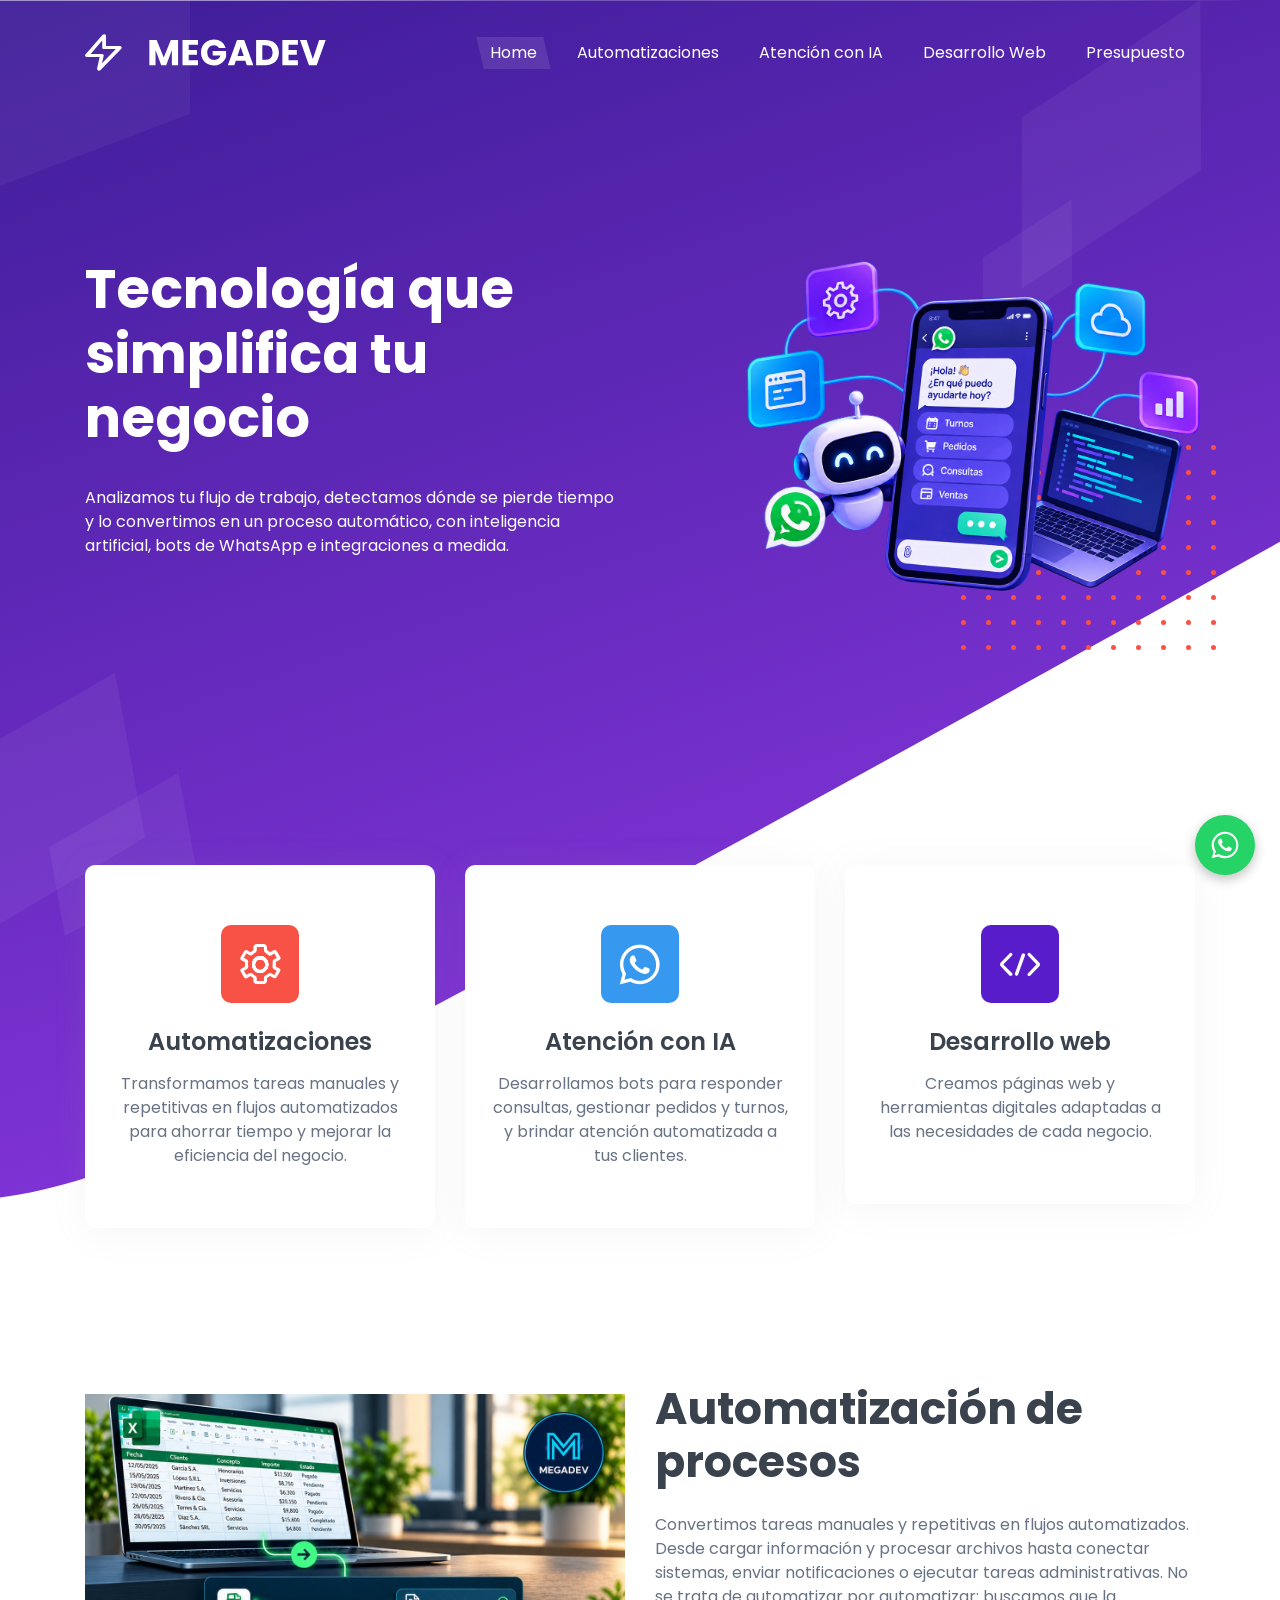
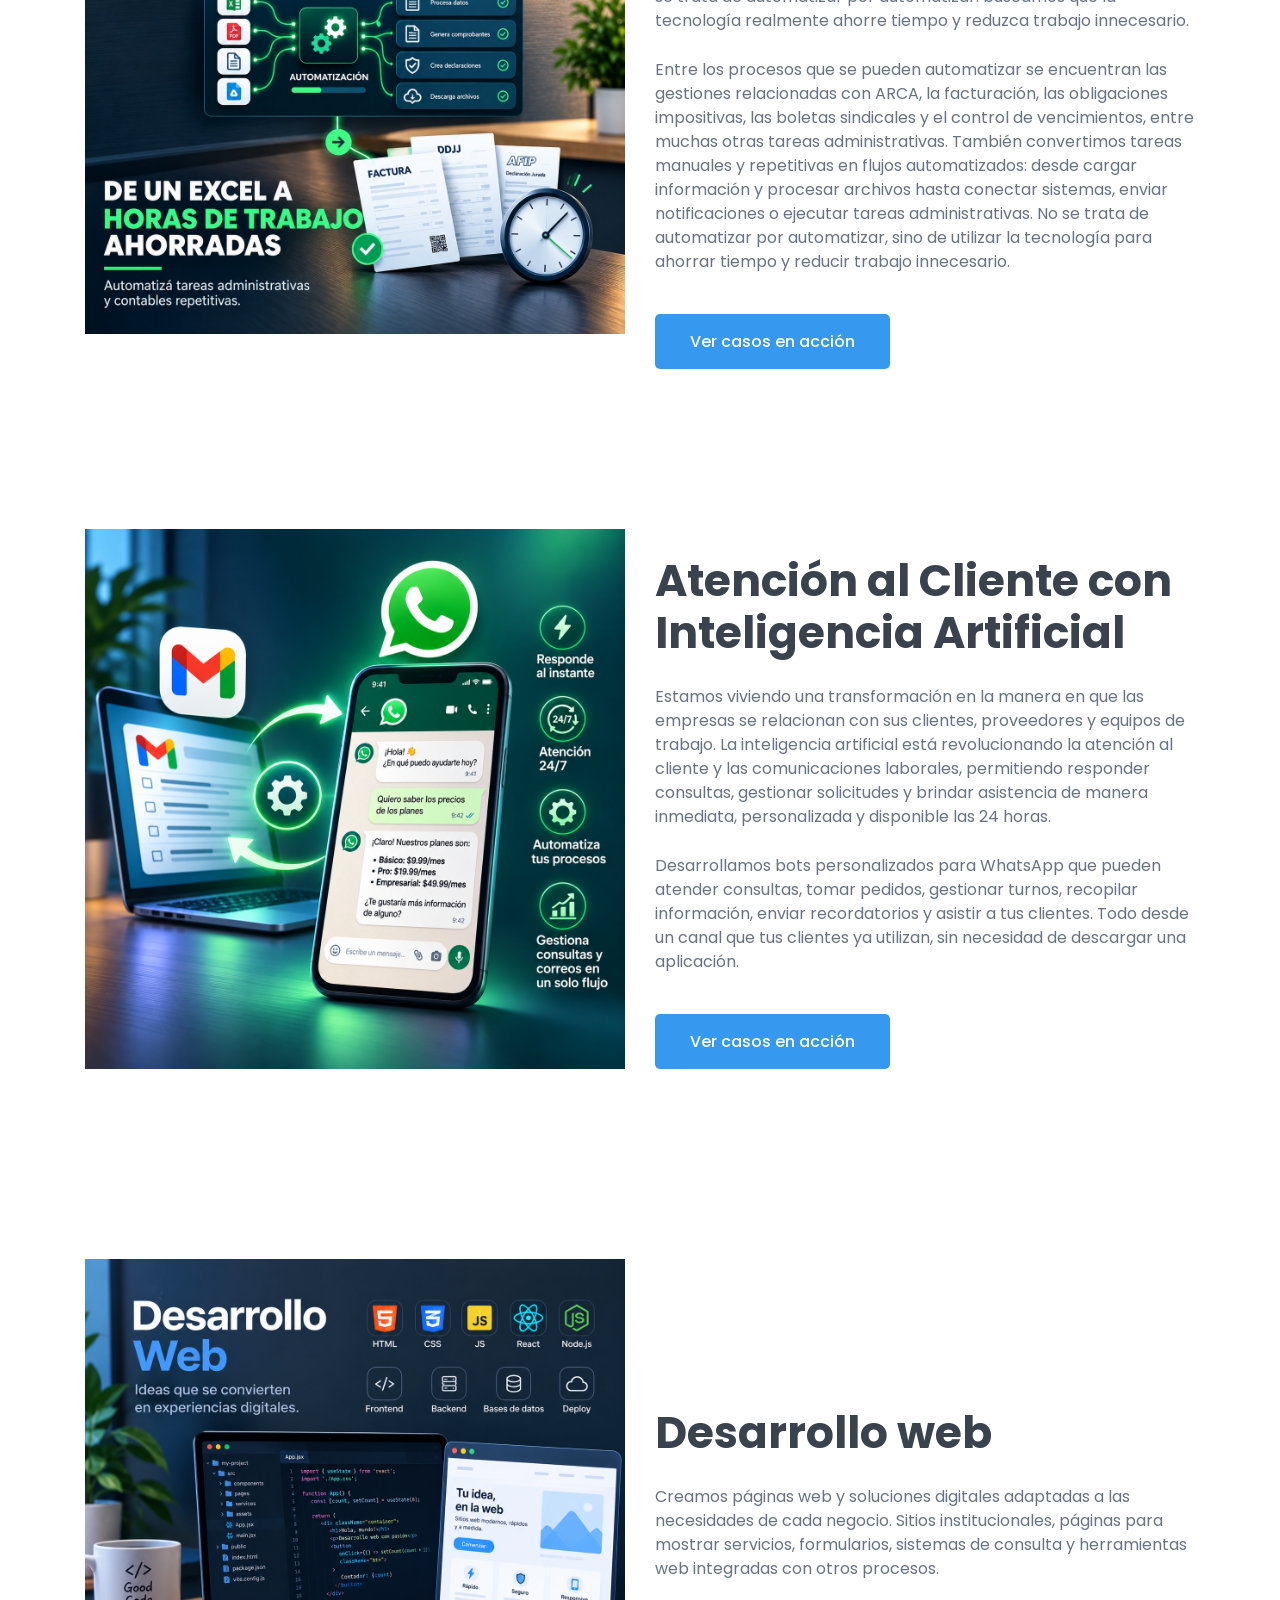
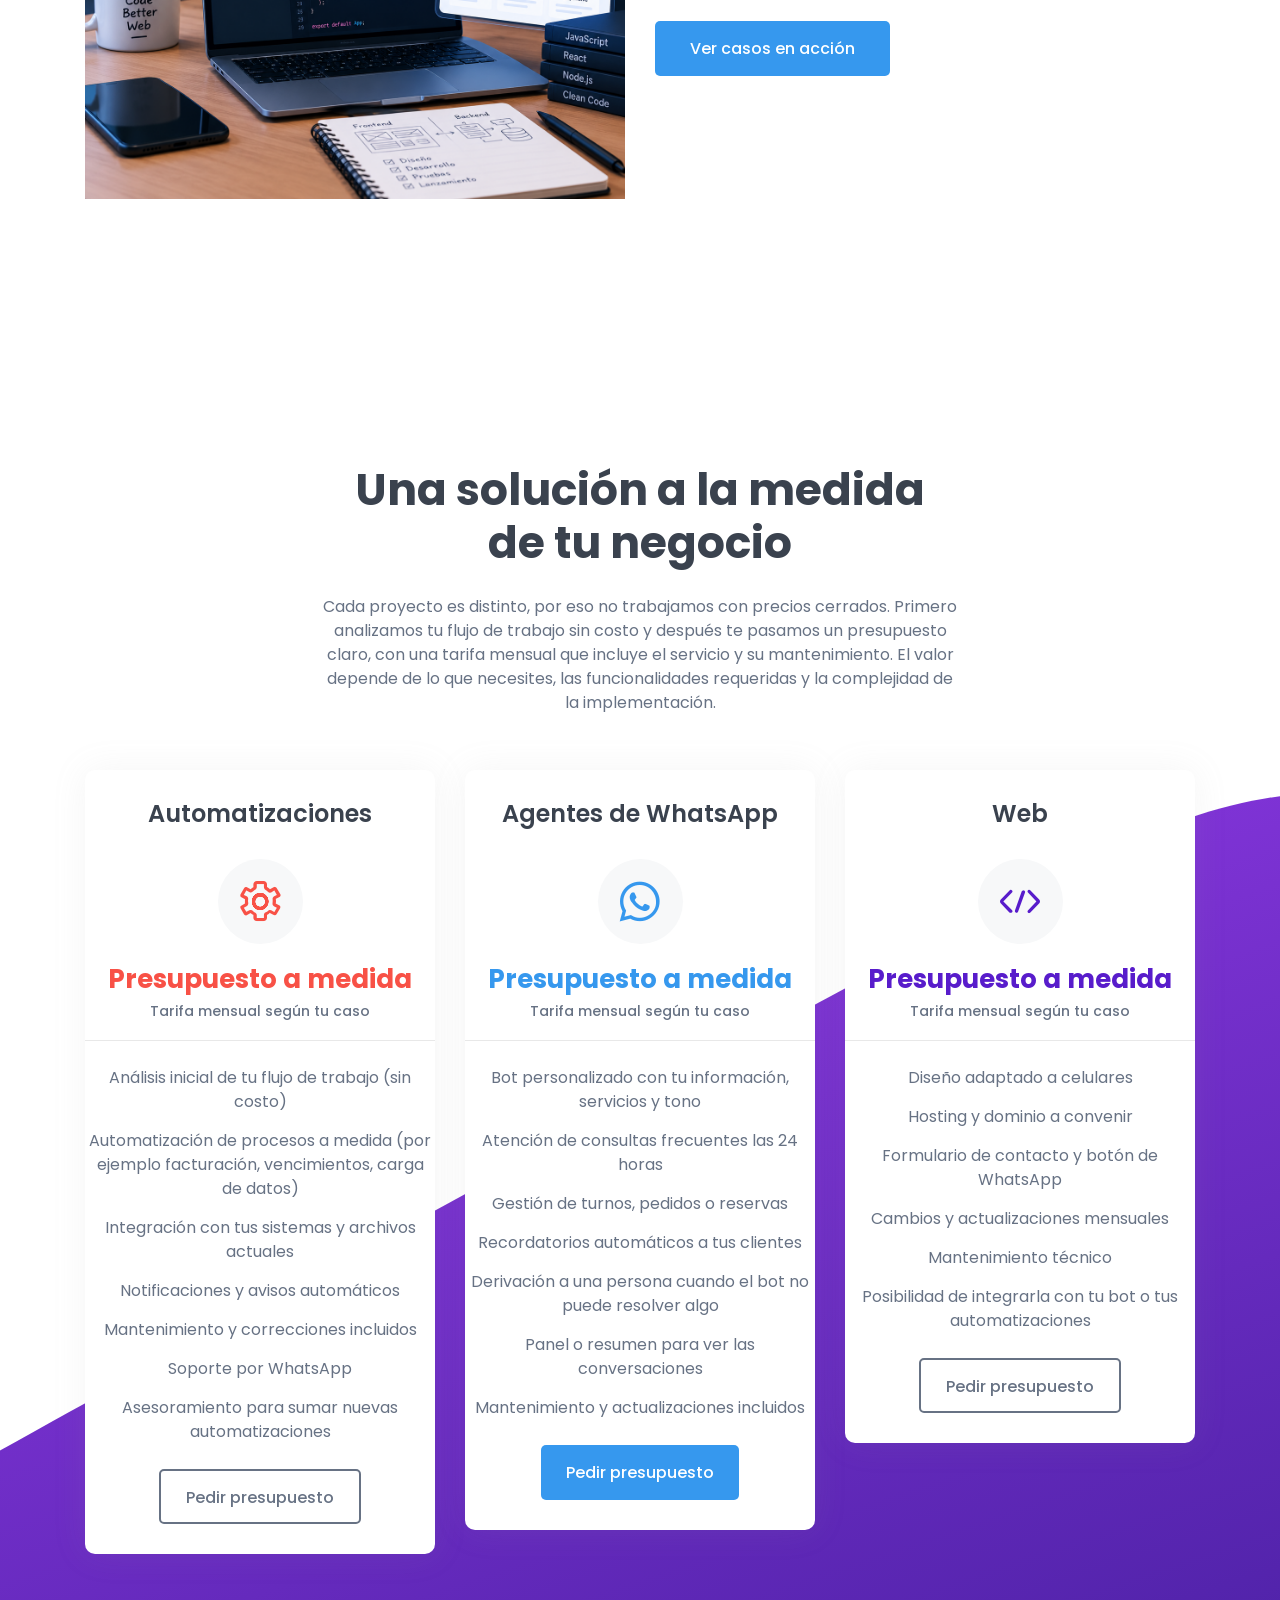
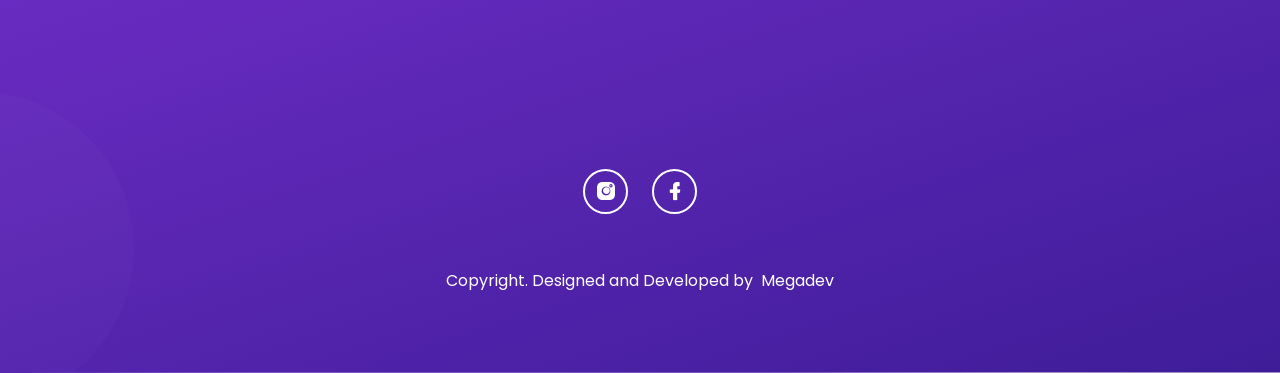
<file: index.html>
<!doctype html>
<html class="no-js" lang="en">

<head>
    <meta charset="utf-8">
    
    <!--====== Title ======-->
    <title>Megadev</title>
    
    <meta name="description" content="">
    <meta name="viewport" content="width=device-width, initial-scale=1">

    <!--====== Favicon Icon ======-->
    <link rel="shortcut icon" href="assets/images/favicon.png" type="image/png">
        
    <!--====== Line Icons CSS ======-->
    <link rel="stylesheet" href="assets/css/LineIcons.2.0.css">
        
    <!--====== Bootstrap CSS ======-->
    <link rel="stylesheet" href="assets/css/bootstrap.4.5.2.min.css">
    
    <!--====== Default CSS ======-->
    <link rel="stylesheet" href="assets/css/default.css">
    
    <!--====== Style CSS ======-->
    <link rel="stylesheet" href="assets/css/style.css">

    <!--====== WhatsApp Float Button CSS ======-->
    <style>
        .whatsapp_float {
            position: fixed;
            width: 60px;
            height: 60px;
            bottom: 25px;
            right: 25px;
            background-color: #25d366;
            color: #FFF;
            border-radius: 50%;
            text-align: center;
            font-size: 30px;
            z-index: 1000;
            display: flex;
            align-items: center;
            justify-content: center;
            box-shadow: 0 4px 12px rgba(0, 0, 0, 0.25);
            text-decoration: none;
        }

        .whatsapp_float:hover {
            color: #FFF;
            background-color: #1ebe5b;
        }

        .whatsapp_float svg {
            width: 32px;
            height: 32px;
            fill: #FFF;
        }

        @media (max-width: 767px) {
            .whatsapp_float {
                width: 52px;
                height: 52px;
                bottom: 18px;
                right: 18px;
            }

            .whatsapp_float svg {
                width: 28px;
                height: 28px;
            }
        }

        /* Mover el botón "volver arriba" al lado izquierdo para que no choque con el de WhatsApp */
        .back-to-top {
            right: auto !important;
            left: 25px !important;
        }

        @media (max-width: 767px) {
            .back-to-top {
                left: 18px !important;
            }
        }

        /* La sección de planes queda por encima de la forma decorativa del footer
           (antes lo hacía la sección de demos, que ya no está en esta página) */
        .pricing_area {
            position: relative;
            z-index: 99;
        }

        /* Reemplazo del precio: etiqueta "Presupuesto a medida" en las tarjetas */
        .pricing_area .price.price_custom {
            display: block;
            font-size: 26px;
            line-height: 1.2;
        }

        .pricing_area .price.price_custom small {
            display: block;
            font-size: 14px;
            font-weight: 500;
            color: #677284;
            margin-top: 8px;
        }
    </style>
    
</head>

<body>
    <!--[if IE]>
    <p class="browserupgrade">You are using an <strong>outdated</strong> browser. Please <a href="https://browsehappy.com/">upgrade your browser</a> to improve your experience and security.</p>
  <![endif]-->

    <!--====== PRELOADER PART START ======-->

    <div class="preloader">
        <div class="loader">
            <div class="ytp-spinner">
                <div class="ytp-spinner-container">
                    <div class="ytp-spinner-rotator">
                        <div class="ytp-spinner-left">
                            <div class="ytp-spinner-circle"></div>
                        </div>
                        <div class="ytp-spinner-right">
                            <div class="ytp-spinner-circle"></div>
                        </div>
                    </div>
                </div>
            </div>
        </div>
    </div>

    <!--====== PRELOADER PART ENDS ======-->

    <!--====== WHATSAPP FLOAT BUTTON ======-->
    <a href="https://wa.me/5491153896519" class="whatsapp_float" target="_blank" rel="noopener noreferrer" aria-label="WhatsApp">
        <svg viewBox="0 0 32 32" xmlns="http://www.w3.org/2000/svg">
            <path fill="#FFF" d="M16.001 2.667C8.641 2.667 2.667 8.641 2.667 16c0 2.548.712 4.929 1.947 6.958L2.667 29.333l6.552-1.913A13.29 13.29 0 0016.001 29.333C23.361 29.333 29.334 23.36 29.334 16S23.361 2.667 16.001 2.667zm0 24.246a11.18 11.18 0 01-5.706-1.563l-.409-.243-4.233 1.235 1.256-4.13-.267-.424a11.174 11.174 0 01-1.71-5.788c0-6.169 5.02-11.189 11.19-11.189 6.169 0 11.189 5.02 11.189 11.189-.001 6.169-5.021 11.189-11.31 11.189z"/>
            <path fill="#FFF" d="M22.032 18.677c-.335-.168-1.98-.977-2.287-1.089-.307-.112-.53-.168-.754.168-.223.335-.865 1.089-1.06 1.313-.195.223-.39.251-.725.084-.335-.168-1.414-.521-2.694-1.663-.996-.888-1.668-1.985-1.863-2.32-.195-.335-.021-.517.147-.684.15-.15.335-.39.502-.586.168-.195.223-.335.335-.558.112-.223.056-.419-.028-.586-.084-.168-.754-1.816-1.033-2.487-.272-.653-.549-.564-.754-.575-.195-.01-.419-.012-.642-.012-.223 0-.586.084-.893.419-.307.335-1.171 1.145-1.171 2.792 0 1.647 1.199 3.238 1.366 3.462.168.223 2.362 3.605 5.722 5.055.799.345 1.423.551 1.909.705.802.255 1.532.219 2.109.133.643-.096 1.98-.809 2.259-1.591.279-.782.279-1.452.195-1.591-.084-.14-.307-.223-.642-.39z"/>
        </svg>
    </a>
    
    <!--====== HEADER PART START ======-->

    <section class="header_area">
        <div class="header_navbar">
            <div class="container">
                <div class="row">
                    <div class="col-lg-12">
                        <nav class="navbar navbar-expand-lg">
                            <a class="navbar-brand" href="index.html">
                                 <img src="assets/images/logo.svg" alt="Logo">
                            </a>
                            <button class="navbar-toggler" type="button" data-toggle="collapse" data-target="#navbarSupportedContent" aria-controls="navbarSupportedContent" aria-expanded="false" aria-label="Toggle navigation">
                                <span class="toggler-icon"></span>
                                <span class="toggler-icon"></span>
                                <span class="toggler-icon"></span>
                            </button>

                            <div class="collapse navbar-collapse sub-menu-bar" id="navbarSupportedContent">
                                <ul id="nav" class="navbar-nav ml-auto">
                                    <li class="nav-item active">
                                        <a class="page-scroll" href="#home">Home</a>
                                    </li>

                                    <li class="nav-item">
                                        <a class="page-scroll" href="#about">Automatizaciones</a>
                                    </li>
                                    <li class="nav-item">
                                        <a class="page-scroll" href="#abou">Atención con IA</a>
                                    </li>
                                    <li class="nav-item">
                                        <a class="page-scroll" href="#abo">Desarrollo Web</a>
                                    </li>                                    
                                    <li class="nav-item">
                                        <a class="page-scroll" href="#pricing">Presupuesto</a>
                                    </li>
                                </ul>
                            </div> <!-- navbar collapse -->
                        </nav> <!-- navbar -->
                    </div>
                </div> <!-- row -->
            </div> <!-- container -->
        </div> <!-- header navbar -->

<div id="home" class="header_hero d-lg-flex align-items-center">
    <img class="shape shape-1" src="assets/images/shape-1.svg" alt="shape">
    <img class="shape shape-2" src="assets/images/shape-2.svg" alt="shape">
    <img class="shape shape-3" src="assets/images/shape-3.svg" alt="shape">
    
    <div class="container">
        <div class="row align-items-center">
            <div class="col-lg-6">
                <div class="header_hero_content mt-45">
                    <h2 class="header_title">Tecnología que simplifica tu negocio</h2>
                    <p>Analizamos tu flujo de trabajo, detectamos dónde se pierde tiempo y lo convertimos en un proceso automático, con inteligencia artificial, bots de WhatsApp e integraciones a medida.</p>
                    
                </div> <!-- header hero content -->
            </div>
        </div> <!-- row -->
    </div> <!-- container -->
    <div class="header_image d-flex align-items-end">
        <div class="image">
            <img src="assets/images/header_app.png" alt="header App">
            <img src="assets/images/dots.svg" alt="dots" class="dots">
        </div> <!-- image -->
    </div> <!-- header image -->
</div> <!-- header hero -->


    </section>

    <!--====== HEADER PART ENDS ======-->
    
    <!--====== FEATURES PART START ======-->

    <section id="features" class="features_area pt-35 pb-80">
        <div class="container">
            <div class="row justify-content-center">
                <div class="col-lg-4 col-md-7 col-sm-8">
                    <div class="single_features mt-30 features_1 text-center">
                        <div class="features_icon">
                            <i class="lni lni-cog"></i>
                        </div>
                        <div class="features_content">
                            <h4 class="features_title">Automatizaciones</h4>
                            <p>Transformamos tareas manuales y repetitivas en flujos automatizados para ahorrar tiempo y mejorar la eficiencia del negocio.</p>
                        </div>
                    </div> <!-- single featuresow -->
                </div>
                <div class="col-lg-4 col-md-7 col-sm-8">
                    <div class="single_features mt-30 features_2 text-center">
                        <div class="features_icon">
                            <i class="lni lni-whatsapp"></i>
                        </div>
                        <div class="features_content">
                            <h4 class="features_title">Atención con IA</h4>
                            <p>Desarrollamos bots para responder consultas, gestionar pedidos y turnos, y brindar atención automatizada a tus clientes.</p>
                        </div>
                    </div> <!-- single featuresow -->
                </div>
                <div class="col-lg-4 col-md-7 col-sm-8">
                    <div class="single_features mt-30 features_3 text-center">
                        <div class="features_icon">
                            <i class="lni lni-code"></i>
                        </div>
                        <div class="features_content">
                            <h4 class="features_title">Desarrollo web</h4>
                            <p>Creamos páginas web y herramientas digitales adaptadas a las necesidades de cada negocio.</p>
                        </div>
                    </div> <!-- single featuresow -->
                </div>
            </div> <!-- row -->
        </div> <!-- container -->
    </section>

    <!--====== FEATURES PART ENDS ======-->


        <!--====== VIDEO PART START ======-->

    <!-- <section id="video" class="video_area pt-80 pb-80">
        <div class="container">
            <div class="row justify-content-center">
                <div class="col-lg-8">
                    <div class="section_title text-center">
                        <h4 class="title">You are using free lite version</h4>
                        <p>Please, purchase full version of the template to get all sections, features and permission to remove footer credits.</p></br>
                    </div>  
                </div>
            </div>  
        </div>  
    </section> -->


    
    <!--====== ABOUT PART START ======-->

    <section id="about" class="about_area pt-30 pb-80">
        <div class="container">
            <div class="row align-items-center">
                <div class="col-lg-6 col-md-9">
                    <div class="about_image mt-50">
                        <img class="image" src="assets/images/about.jpeg" alt="about">
                       
                    </div> <!-- about image -->
                </div>
                <div class="col-lg-6">
                    <div class="about_content mt-45">
                        <div class="section_title">
                            <h4 class="title">Automatización de procesos</h4>
                            <p>Convertimos tareas manuales y repetitivas en flujos automatizados.

Desde cargar información y procesar archivos hasta conectar sistemas, enviar notificaciones o ejecutar tareas administrativas.

No se trata de automatizar por automatizar: buscamos que la tecnología realmente ahorre tiempo y reduzca trabajo innecesario.</p>
<p>Entre los procesos que se pueden automatizar se encuentran las gestiones relacionadas con ARCA, la facturación, las obligaciones impositivas, las boletas sindicales y el control de vencimientos, entre muchas otras tareas administrativas. También convertimos tareas manuales y repetitivas en flujos automatizados: desde cargar información y procesar archivos hasta conectar sistemas, enviar notificaciones o ejecutar tareas administrativas. No se trata de automatizar por automatizar, sino de utilizar la tecnología para ahorrar tiempo y reducir trabajo innecesario.</p>
                        </div>
                        <a href="casos/automatizaciones.html" class="main-btn">Ver casos en acción</a>
                         
                    </div> <!-- about image -->
                </div>
            </div> <!-- row -->
        </div> <!-- container -->
    </section>

    <!--====== ABOUT PART ENDS ======-->



        <!--====== ABOUT PART START ======-->

    <section id="abou" class="about_area pt-30 pb-80">
        <div class="container">
            <div class="row align-items-center">
                <div class="col-lg-6 col-md-9">
                    <div class="about_image mt-50">
                        <img class="image" src="assets/images/abouttt.png" alt="about">
                         
                    </div> <!-- about image -->
                </div>
                <div class="col-lg-6">
                    <div class="about_content mt-45">
                        <div class="section_title">
                            <h4 class="title">Atención al Cliente con Inteligencia Artificial</h4>
                            <p>Estamos viviendo una transformación en la manera en que las empresas se relacionan con sus clientes, proveedores y equipos de trabajo. La inteligencia artificial está revolucionando la atención al cliente y las comunicaciones laborales, permitiendo responder consultas, gestionar solicitudes y brindar asistencia de manera inmediata, personalizada y disponible las 24 horas.</p>
                            <p>Desarrollamos bots personalizados para WhatsApp que pueden atender consultas, tomar pedidos, gestionar turnos, recopilar información, enviar recordatorios y asistir a tus clientes.

Todo desde un canal que tus clientes ya utilizan, sin necesidad de descargar una aplicación.</p>
                        </div>
                        <a href="casos/atencion-con-ia.html" class="main-btn">Ver casos en acción</a>
                   
                        
                    </div> <!-- about image -->
                </div>
            </div> <!-- row -->
        </div> <!-- container -->
    </section>

    <!--====== ABOUT PART ENDS ======-->




        <!--====== ABOUT PART START ======-->

    <section id="abo" class="about_area pt-30 pb-80">
        <div class="container">
            <div class="row align-items-center">
                <div class="col-lg-6 col-md-9">
                    <div class="about_image mt-50">
                        <img class="image" src="assets/images/aboutt.png" alt="about">
                       
                    </div> <!-- about image -->
                </div>
                <div class="col-lg-6">
                    <div class="about_content mt-45">
                        <div class="section_title">
                            <h4 class="title">Desarrollo web</h4>
                            <p>Creamos páginas web y soluciones digitales adaptadas a las necesidades de cada negocio.

Sitios institucionales, páginas para mostrar servicios, formularios, sistemas de consulta y herramientas web integradas con otros procesos.</p>
                        </div>
                        <a href="demos.html#sitios-web" class="main-btn">Ver casos en acción</a>
                         
                    </div> <!-- about image -->
                </div>
            </div> <!-- row -->
        </div> <!-- container -->
    </section>

    <!--====== ABOUT PART ENDS ======-->




    
    <!--====== APP FEATURES PART START ======-->

    <section id="app_features">

    </section>

    <!--====== APP FEATURES PART ENDS ======-->
    


<section id="screenshot">
    
</section>
    
    <!--====== PRICNG PART START ======-->

    <section id="pricing" class="pricing_area mt-80 pt-75 pb-80">
        <div class="container">
            <div class="row justify-content-center">
                <div class="col-lg-7">
                    <div class="section_title text-center pb-25">
                        <h4 class="title">Una solución a la medida de tu negocio</h4>
                        <p>Cada proyecto es distinto, por eso no trabajamos con precios cerrados. Primero analizamos tu flujo de trabajo sin costo y después te pasamos un presupuesto claro, con una tarifa mensual que incluye el servicio y su mantenimiento. El valor depende de lo que necesites, las funcionalidades requeridas y la complejidad de la implementación.</p>
                    </div> <!-- section title -->
                </div>
            </div> <!-- row -->
            <div class="row justify-content-center">


                <div class="col-lg-4 col-md-8 col-sm-10">
                    <div class="single_pricing text-center pricing_color_1 mt-30">
                        <div class="pricing_top_bar">
                            <h5 class="pricing_title">Automatizaciones</h5>

                             <i class="lni lni-cog"></i>
                            <span class="price price_custom">Presupuesto a medida<small>Tarifa mensual según tu caso</small></span>
                        </div>
                        <div class="pricing_list">
                            <ul>
                                <li>Análisis inicial de tu flujo de trabajo (sin costo)</li>
                                <li>Automatización de procesos a medida (por ejemplo facturación, vencimientos, carga de datos)<!-- ▶ Si querés limitar la cantidad, escribí "Automatización de hasta N procesos" --></li>
                                <li>Integración con tus sistemas y archivos actuales</li>
                                <li>Notificaciones y avisos automáticos</li>
                                <li>Mantenimiento y correcciones incluidos</li>
                                <li>Soporte por WhatsApp</li>
                                <li>Asesoramiento para sumar nuevas automatizaciones</li>
                            </ul>
                        </div>
                        <div class="pricing_btn">
                            <a href="https://wa.me/5491153896519?text=Hola%20Megadev!%20Quiero%20pedir%20un%20presupuesto%20para%20automatizaciones." class="main-btn main-btn-2" target="_blank" rel="noopener noreferrer">Pedir presupuesto</a>
                        </div>
                    </div>  <!-- single pricing -->
                </div>
                <div class="col-lg-4 col-md-8 col-sm-10">
                    <div class="single_pricing text-center pricing_active pricing_color_2 mt-30">
                        <div class="pricing_top_bar">
                            <h5 class="pricing_title">Agentes de WhatsApp</h5>
                            <i class="lni lni-whatsapp"></i>
                            <span class="price price_custom">Presupuesto a medida<small>Tarifa mensual según tu caso</small></span>
                        </div>
                        <div class="pricing_list">
                            <ul>
                                <li>Bot personalizado con tu información, servicios y tono</li>
                                <li>Atención de consultas frecuentes las 24 horas</li>
                                <li>Gestión de turnos, pedidos o reservas</li>
                                <li>Recordatorios automáticos a tus clientes</li>
                                <li>Derivación a una persona cuando el bot no puede resolver algo</li>
                                <li>Panel o resumen para ver las conversaciones</li>
                                <li>Mantenimiento y actualizaciones incluidos</li>
                            </ul>
                        </div>
                        <div class="pricing_btn">
                            <a href="https://wa.me/5491153896519?text=Hola%20Megadev!%20Quiero%20pedir%20un%20presupuesto%20para%20un%20agente%20de%20WhatsApp." class="main-btn" target="_blank" rel="noopener noreferrer">Pedir presupuesto</a>
                        </div>
                    </div>  <!-- single pricing -->
                </div>
                <div class="col-lg-4 col-md-8 col-sm-10">
                    <div class="single_pricing text-center pricing_color_3 mt-30">
                        <div class="pricing_top_bar">
                            <h5 class="pricing_title">Web</h5>
                            <i class="lni lni-code"></i>
                            <span class="price price_custom">Presupuesto a medida<small>Tarifa mensual según tu caso</small></span>
                        </div>
                        <div class="pricing_list">
                            <ul>
                                <li>Diseño adaptado a celulares</li>
                                <li>Hosting y dominio a convenir<!-- ▶ DEFINIR: escribí "Hosting y dominio incluidos" o aclarar que no están incluidos --></li>
                                <li>Formulario de contacto y botón de WhatsApp</li>
                                <li>Cambios y actualizaciones mensuales</li>
                                <li>Mantenimiento técnico</li>
                                <li>Posibilidad de integrarla con tu bot o tus automatizaciones</li>
                            </ul>
                        </div>
                        <div class="pricing_btn">
                            <a href="https://wa.me/5491153896519?text=Hola%20Megadev!%20Quiero%20pedir%20un%20presupuesto%20para%20una%20p%C3%A1gina%20web." class="main-btn main-btn-2" target="_blank" rel="noopener noreferrer">Pedir presupuesto</a>
                        </div>
                    </div>  <!-- single pricing -->
                </div>
            </div> <!-- row -->

        </div> <!-- container -->
    </section>

    <!--====== PRICNG PART ENDS ======-->
    

    
    
    <!--====== FOOTER PART START ======-->

    <section id="footer" class="footer_area pt-75 pb-80">
        <div class="container">
            <div class="row justify-content-center">
                <div class="col-lg-7">
                    <div class="footer_subscribe text-center">
                        
                    </div> <!-- footer subscribe -->
                    <div class="footer_social text-center mt-60">
                        <ul>
                            <li><a href="#"><span class="lni lni-instagram-filled"></span></a></li>
                            <li><a href="#"><span class="lni lni-facebook-filled"></span></a></li>

                        </ul>
                    </div> <!-- footer social -->
                    <div class="footer_copyright text-center mt-55">
                        <p>Copyright. Designed and Developed by <a href="" target="_blank" rel="nofollow"></a> <a href="" target="_blank">Megadev</a></p>
                    </div> <!-- footer copyright -->
                </div>
            </div> <!-- row -->
        </div> <!-- container -->
    </section>

    <!--====== FOOTER PART ENDS ======-->
    
    <!--====== BACK TOP TOP PART START ======-->

    <a href="#" class="back-to-top"><i class="lni lni-chevron-up"></i></a>

    <!--====== BACK TOP TOP PART ENDS ======-->
    
    <!--====== PART START ======-->

<!--
    <section class="">
        <div class="container">
            <div class="row">
                <div class="col-lg-">
                    
                </div>
            </div>
        </div>
    </section>
-->

    <!--====== PART ENDS ======-->
    




    <!--====== Jquery js ======-->
    <script src="assets/js/vendor/jquery-1.12.4.min.js"></script>
    <script src="assets/js/vendor/modernizr-3.7.1.min.js"></script>
    
    <!--====== Bootstrap js ======-->
    <script src="assets/js/popper.min.js"></script>
    <script src="assets/js/bootstrap.4.5.2.min.js"></script>

    
    <!--====== Scrolling Nav js ======-->
    <script src="assets/js/jquery.easing.min.js"></script>
    <script src="assets/js/scrolling-nav.js"></script>
    
    <!--====== Main js ======-->
    <script src="assets/js/main.js"></script>
    
</body>

</html>
</file>
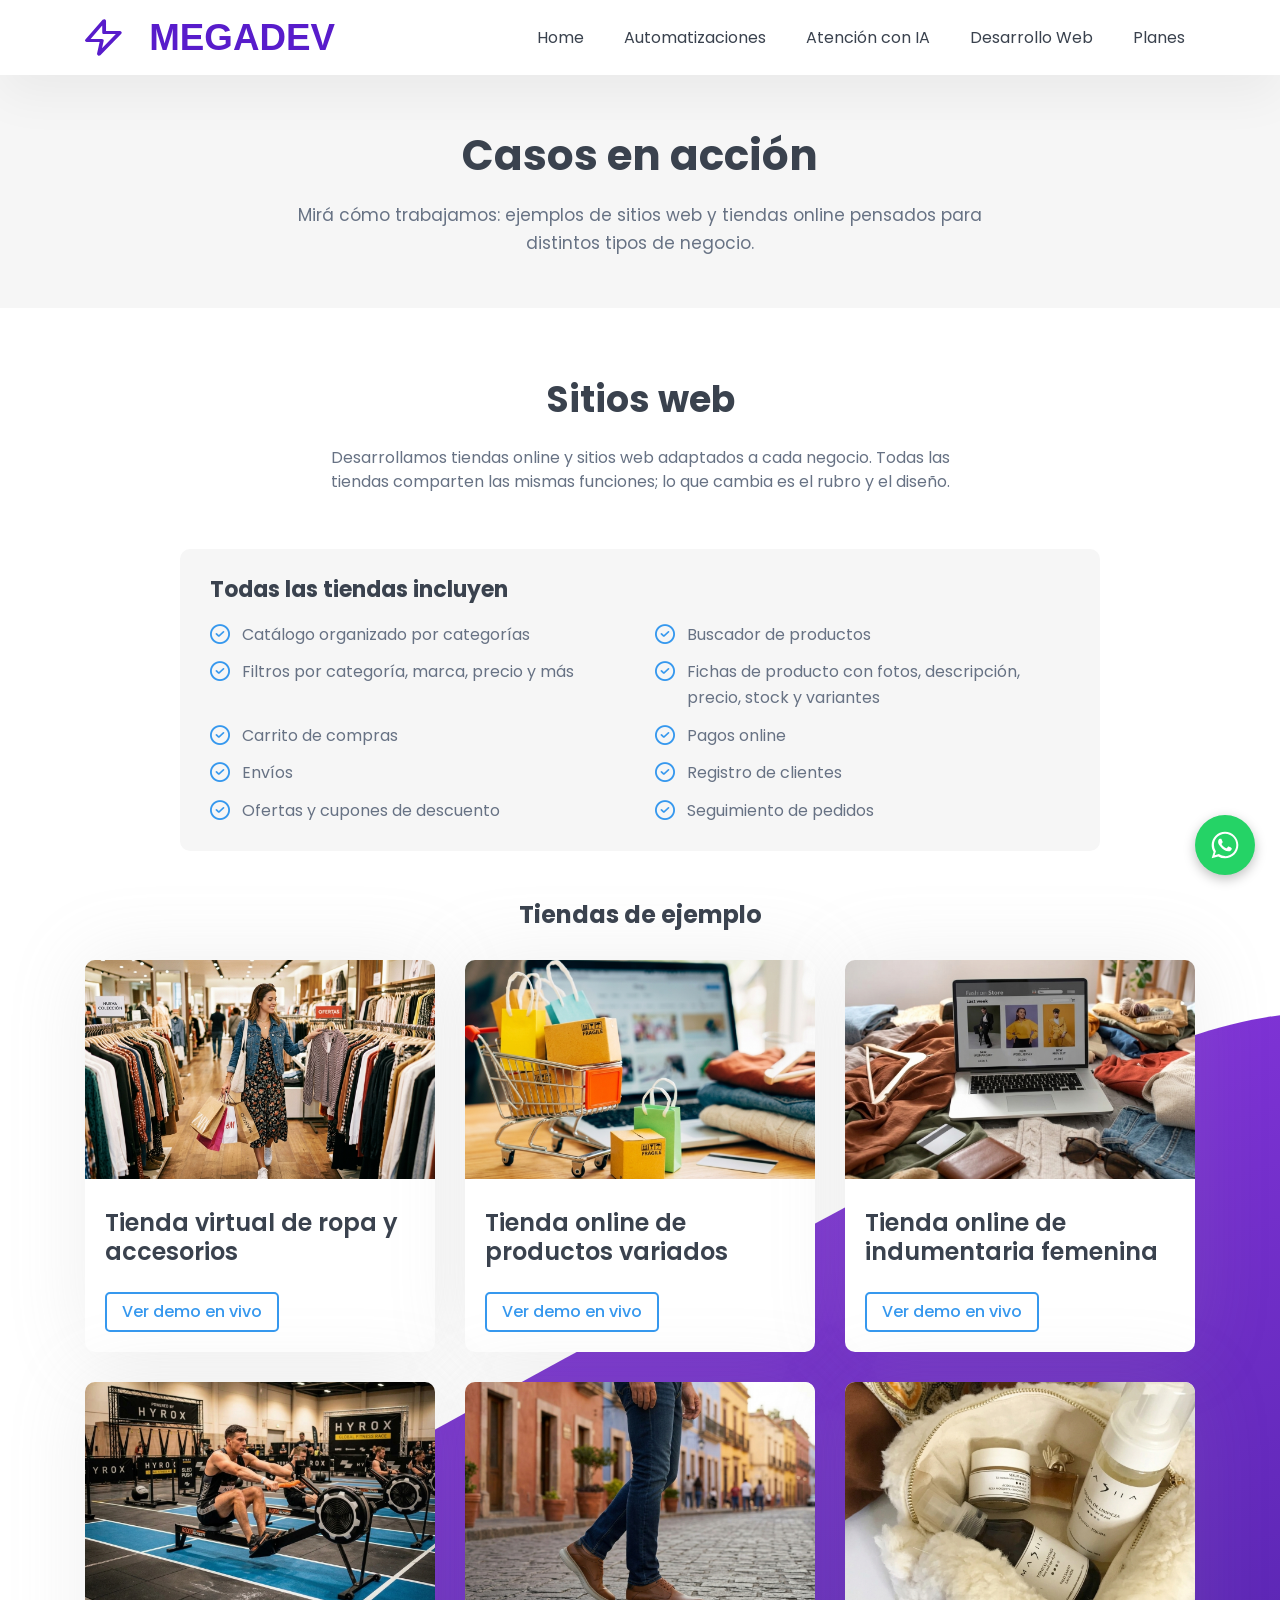
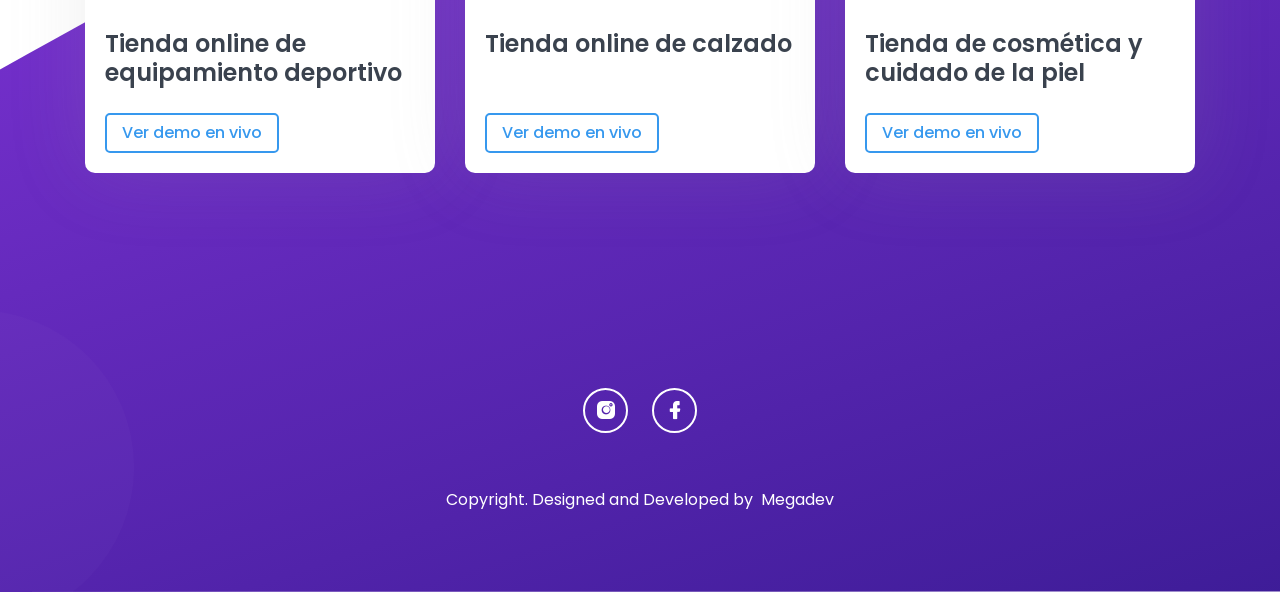
<file: demos.html>
<!-- demos.html -->
<!doctype html>
<html class="no-js" lang="es">

<head>
    <meta charset="utf-8">
    
    <!--====== Title ======-->
    <title>Casos y demos | Megadev</title>
    
    <meta name="description" content="Demos de sitios web y tiendas online desarrolladas por Megadev.">
    <meta name="viewport" content="width=device-width, initial-scale=1">

    <!--====== Favicon Icon ======-->
    <link rel="shortcut icon" href="assets/images/favicon.png" type="image/png">
        
    <!--====== Line Icons CSS ======-->
    <link rel="stylesheet" href="assets/css/LineIcons.2.0.css">
        
    <!--====== Bootstrap CSS ======-->
    <link rel="stylesheet" href="assets/css/bootstrap.4.5.2.min.css">
    
    <!--====== Default CSS ======-->
    <link rel="stylesheet" href="assets/css/default.css">
    
    <!--====== Style CSS ======-->
    <link rel="stylesheet" href="assets/css/style.css">

    <!--====== Casos CSS (estilos extra de demos.html y casos/) ======-->
    <link rel="stylesheet" href="assets/css/casos.css">
    
</head>

<body class="inner_page demos_page">
    <!--[if IE]>
    <p class="browserupgrade">You are using an <strong>outdated</strong> browser. Please <a href="https://browsehappy.com/">upgrade your browser</a> to improve your experience and security.</p>
  <![endif]-->

    <!--====== PRELOADER PART START ======-->

    <div class="preloader">
        <div class="loader">
            <div class="ytp-spinner">
                <div class="ytp-spinner-container">
                    <div class="ytp-spinner-rotator">
                        <div class="ytp-spinner-left">
                            <div class="ytp-spinner-circle"></div>
                        </div>
                        <div class="ytp-spinner-right">
                            <div class="ytp-spinner-circle"></div>
                        </div>
                    </div>
                </div>
            </div>
        </div>
    </div>

    <!--====== PRELOADER PART ENDS ======-->

    <!--====== WHATSAPP FLOAT BUTTON ======-->
    <a href="https://wa.me/5491153896519" class="whatsapp_float" target="_blank" rel="noopener noreferrer" aria-label="WhatsApp">
        <svg viewBox="0 0 32 32" xmlns="http://www.w3.org/2000/svg">
            <path fill="#FFF" d="M16.001 2.667C8.641 2.667 2.667 8.641 2.667 16c0 2.548.712 4.929 1.947 6.958L2.667 29.333l6.552-1.913A13.29 13.29 0 0016.001 29.333C23.361 29.333 29.334 23.36 29.334 16S23.361 2.667 16.001 2.667zm0 24.246a11.18 11.18 0 01-5.706-1.563l-.409-.243-4.233 1.235 1.256-4.13-.267-.424a11.174 11.174 0 01-1.71-5.788c0-6.169 5.02-11.189 11.19-11.189 6.169 0 11.189 5.02 11.189 11.189-.001 6.169-5.021 11.189-11.31 11.189z"/>
            <path fill="#FFF" d="M22.032 18.677c-.335-.168-1.98-.977-2.287-1.089-.307-.112-.53-.168-.754.168-.223.335-.865 1.089-1.06 1.313-.195.223-.39.251-.725.084-.335-.168-1.414-.521-2.694-1.663-.996-.888-1.668-1.985-1.863-2.32-.195-.335-.021-.517.147-.684.15-.15.335-.39.502-.586.168-.195.223-.335.335-.558.112-.223.056-.419-.028-.586-.084-.168-.754-1.816-1.033-2.487-.272-.653-.549-.564-.754-.575-.195-.01-.419-.012-.642-.012-.223 0-.586.084-.893.419-.307.335-1.171 1.145-1.171 2.792 0 1.647 1.199 3.238 1.366 3.462.168.223 2.362 3.605 5.722 5.055.799.345 1.423.551 1.909.705.802.255 1.532.219 2.109.133.643-.096 1.98-.809 2.259-1.591.279-.782.279-1.452.195-1.591-.084-.14-.307-.223-.642-.39z"/>
        </svg>
    </a>
    
    <!--====== HEADER PART START ======-->
    <!-- Menú de página interna: ya viene "sticky" (fijo, fondo blanco, logo oscuro).
         Los links a otras páginas NO llevan la clase "page-scroll". -->

    <section class="header_area">
        <div class="header_navbar sticky">
            <div class="container">
                <div class="row">
                    <div class="col-lg-12">
                        <nav class="navbar navbar-expand-lg">
                            <a class="navbar-brand" href="index.html">
                                 <img src="assets/images/logo-2.svg" alt="Megadev">
                            </a>
                            <button class="navbar-toggler" type="button" data-toggle="collapse" data-target="#navbarSupportedContent" aria-controls="navbarSupportedContent" aria-expanded="false" aria-label="Toggle navigation">
                                <span class="toggler-icon"></span>
                                <span class="toggler-icon"></span>
                                <span class="toggler-icon"></span>
                            </button>

                            <div class="collapse navbar-collapse sub-menu-bar" id="navbarSupportedContent">
                                <ul id="nav" class="navbar-nav ml-auto">
                                    <li class="nav-item">
                                        <a href="index.html">Home</a>
                                    </li>
                                    <li class="nav-item">
                                        <a href="index.html#about">Automatizaciones</a>
                                    </li>
                                    <li class="nav-item">
                                        <a href="index.html#abou">Atención con IA</a>
                                    </li>
                                    <li class="nav-item">
                                        <a href="index.html#abo">Desarrollo Web</a>
                                    </li>
                                    <li class="nav-item">
                                        <a href="index.html#pricing">Planes</a>
                                    </li>
                                </ul>
                            </div> <!-- navbar collapse -->
                        </nav> <!-- navbar -->
                    </div>
                </div> <!-- row -->
            </div> <!-- container -->
        </div> <!-- header navbar -->
    </section>

    <!--====== HEADER PART ENDS ======-->

    <main class="inner_main">

    <!--====== ENCABEZADO DE LA PÁGINA ======-->

    <section class="page_head gray-bg">
        <div class="container">
            <div class="row justify-content-center">
                <div class="col-lg-8">
                    <div class="section_title text-center">
                        <h1 class="title">Casos en acción</h1>
                        <p>Mirá cómo trabajamos: ejemplos de sitios web y tiendas online pensados para distintos tipos de negocio.</p>
                    </div>
                </div>
            </div>
        </div>
    </section>

    <!--====== GRUPO: SITIOS WEB ======-->

    <section id="sitios-web" class="blog_area demos_group pt-70 pb-80">
        <div class="container">
            <div class="row justify-content-center">
                <div class="col-lg-7">
                    <div class="section_title text-center pb-25">
                        <h2 class="title">Sitios web</h2>
                        <p>Desarrollamos tiendas online y sitios web adaptados a cada negocio. Todas las tiendas comparten las mismas funciones; lo que cambia es el rubro y el diseño.</p>
                    </div> <!-- section title -->
                </div>
            </div> <!-- row -->
            <!-- ▶ REEMPLAZAR / EDITAR: lo que incluyen TODAS las tiendas. Para sumar o quitar algo, copiá o borrá un <li> -->
            <div class="row justify-content-center">
                <div class="col-lg-10">
                    <div class="tienda_box mt-30">
                        <h3 class="tienda_box_title">Todas las tiendas incluyen</h3>
                        <ul class="tienda_items">
                            <li><i class="lni lni-checkmark-circle"></i>Catálogo organizado por categorías</li>
                            <li><i class="lni lni-checkmark-circle"></i>Buscador de productos</li>
                            <li><i class="lni lni-checkmark-circle"></i>Filtros por categoría, marca, precio y más</li>
                            <li><i class="lni lni-checkmark-circle"></i>Fichas de producto con fotos, descripción, precio, stock y variantes</li>
                            <li><i class="lni lni-checkmark-circle"></i>Carrito de compras</li>
                            <li><i class="lni lni-checkmark-circle"></i>Pagos online</li>
                            <li><i class="lni lni-checkmark-circle"></i>Envíos</li>
                            <li><i class="lni lni-checkmark-circle"></i>Registro de clientes</li>
                            <li><i class="lni lni-checkmark-circle"></i>Ofertas y cupones de descuento</li>
                            <li><i class="lni lni-checkmark-circle"></i>Seguimiento de pedidos</li>
                        </ul>
                    </div>
                </div>
            </div>
            <div class="row justify-content-center">
                <div class="col-lg-8">
                    <h3 class="demos_subtitle">Tiendas de ejemplo</h3>
                </div>
            </div>
            <div class="row justify-content-center">

                <div class="col-lg-4 col-md-8">
                    <div class="single_blog single_blog--simple blog_1 mt-30">
                        <div class="blog_image">
                            <img src="assets/images/blog-1.jpg" alt="Tienda virtual de ropa y accesorios">
                        </div>
                        <div class="blog_content">
                            <h4 class="blog_title"><a href="https://agile-mountain-95621-c3121802f273.herokuapp.com/" target="_blank" rel="noopener noreferrer">Tienda virtual de ropa y accesorios</a></h4>
                            <a href="https://agile-mountain-95621-c3121802f273.herokuapp.com/" class="main-btn" target="_blank" rel="noopener noreferrer">Ver demo en vivo</a>
                        </div>
                    </div> <!-- single blog -->
                </div>

                <div class="col-lg-4 col-md-8">
                    <div class="single_blog single_blog--simple blog_2 mt-30">
                        <div class="blog_image">
                            <img src="assets/images/blog-3.jpg" alt="Tienda online de productos variados">
                        </div>
                        <div class="blog_content">
                            <h4 class="blog_title"><a href="https://immense-thicket-20786-f6dc332fea4d.herokuapp.com/" target="_blank" rel="noopener noreferrer">Tienda online de productos variados</a></h4>
                            <a href="https://immense-thicket-20786-f6dc332fea4d.herokuapp.com/" class="main-btn" target="_blank" rel="noopener noreferrer">Ver demo en vivo</a>
                        </div>
                    </div> <!-- single blog -->
                </div>

                <div class="col-lg-4 col-md-8">
                    <div class="single_blog single_blog--simple blog_2 mt-30">
                        <div class="blog_image">
                            <img src="assets/images/blog-2.jpg" alt="Tienda online de indumentaria femenina">
                        </div>
                        <div class="blog_content">
                            <h4 class="blog_title"><a href="https://still-forest-49507-e914233f6211.herokuapp.com/" target="_blank" rel="noopener noreferrer">Tienda online de indumentaria femenina</a></h4>
                            <a href="https://still-forest-49507-e914233f6211.herokuapp.com/" class="main-btn" target="_blank" rel="noopener noreferrer">Ver demo en vivo</a>
                        </div>
                    </div> <!-- single blog -->
                </div>

                <div class="col-lg-4 col-md-8">
                    <div class="single_blog single_blog--simple blog_3 mt-30">
                        <div class="blog_image">
                            <img src="assets/images/blog-4.jpg" alt="Tienda online de equipamiento deportivo">
                        </div>
                        <div class="blog_content">
                            <h4 class="blog_title"><a href="https://fast-garden-19477-799e67a734c9.herokuapp.com/" target="_blank" rel="noopener noreferrer">Tienda online de equipamiento deportivo</a></h4>
                            <a href="https://fast-garden-19477-799e67a734c9.herokuapp.com/" class="main-btn" target="_blank" rel="noopener noreferrer">Ver demo en vivo</a>
                        </div>
                    </div> <!-- single blog -->
                </div>

                <div class="col-lg-4 col-md-8">
                    <div class="single_blog single_blog--simple blog_3 mt-30">
                        <div class="blog_image">
                            <img src="assets/images/blog-5.jpg" alt="Tienda online de calzado">
                        </div>
                        <div class="blog_content">
                            <h4 class="blog_title"><a href="https://frozen-dusk-83566-a55dc1c75594.herokuapp.com/" target="_blank" rel="noopener noreferrer">Tienda online de calzado</a></h4>
                            <a href="https://radiant-castle-95648-73f3ba41ada6.herokuapp.com" class="main-btn" target="_blank" rel="noopener noreferrer">Ver demo en vivo</a>
                        </div>
                    </div> <!-- single blog -->
                </div>    

                <div class="col-lg-4 col-md-8">
                    <div class="single_blog single_blog--simple blog_3 mt-30">
                        <div class="blog_image">
                            <img src="assets/images/blog-6.jpg" alt="Tienda de cosmética y cuidado de la piel">
                        </div>
                        <div class="blog_content">
                            <h4 class="blog_title"><a href="https://radiant-castle-95648-73f3ba41ada6.herokuapp.com/" target="_blank" rel="noopener noreferrer">Tienda de cosmética y cuidado de la piel</a></h4>
                            <a href="https://frozen-dusk-83566-a55dc1c75594.herokuapp.com" class="main-btn" target="_blank" rel="noopener noreferrer">Ver demo en vivo</a>
                        </div>
                    </div> <!-- single blog -->
                </div>

            </div> <!-- row -->
        </div> <!-- container -->
    </section>

    </main>

    <!--====== FOOTER PART START ======-->

    <section id="footer" class="footer_area pt-75 pb-80">
        <div class="container">
            <div class="row justify-content-center">
                <div class="col-lg-7">
                    <div class="footer_subscribe text-center">
                        
                    </div> <!-- footer subscribe -->
                    <div class="footer_social text-center mt-60">
                        <ul>
                            <li><a href="#"><span class="lni lni-instagram-filled"></span></a></li>
                            <li><a href="#"><span class="lni lni-facebook-filled"></span></a></li>

                        </ul>
                    </div> <!-- footer social -->
                    <div class="footer_copyright text-center mt-55">
                        <p>Copyright. Designed and Developed by <a href="" target="_blank" rel="nofollow"></a> <a href="" target="_blank">Megadev</a></p>
                    </div> <!-- footer copyright -->
                </div>
            </div> <!-- row -->
        </div> <!-- container -->
    </section>

    <!--====== FOOTER PART ENDS ======-->

    <!--====== BACK TOP TOP PART START ======-->

    <a href="#" class="back-to-top"><i class="lni lni-chevron-up"></i></a>

    <!--====== BACK TOP TOP PART ENDS ======-->

    <!--====== Jquery js ======-->
    <script src="assets/js/vendor/jquery-1.12.4.min.js"></script>
    <script src="assets/js/vendor/modernizr-3.7.1.min.js"></script>
    
    <!--====== Bootstrap js ======-->
    <script src="assets/js/popper.min.js"></script>
    <script src="assets/js/bootstrap.4.5.2.min.js"></script>

    <!--====== Scrolling Nav js ======-->
    <script src="assets/js/jquery.easing.min.js"></script>
    <script src="assets/js/scrolling-nav.js"></script>
    
    <!--====== Main js ======-->
    <script src="assets/js/main.js"></script>
    
</body>

</html>
</file>
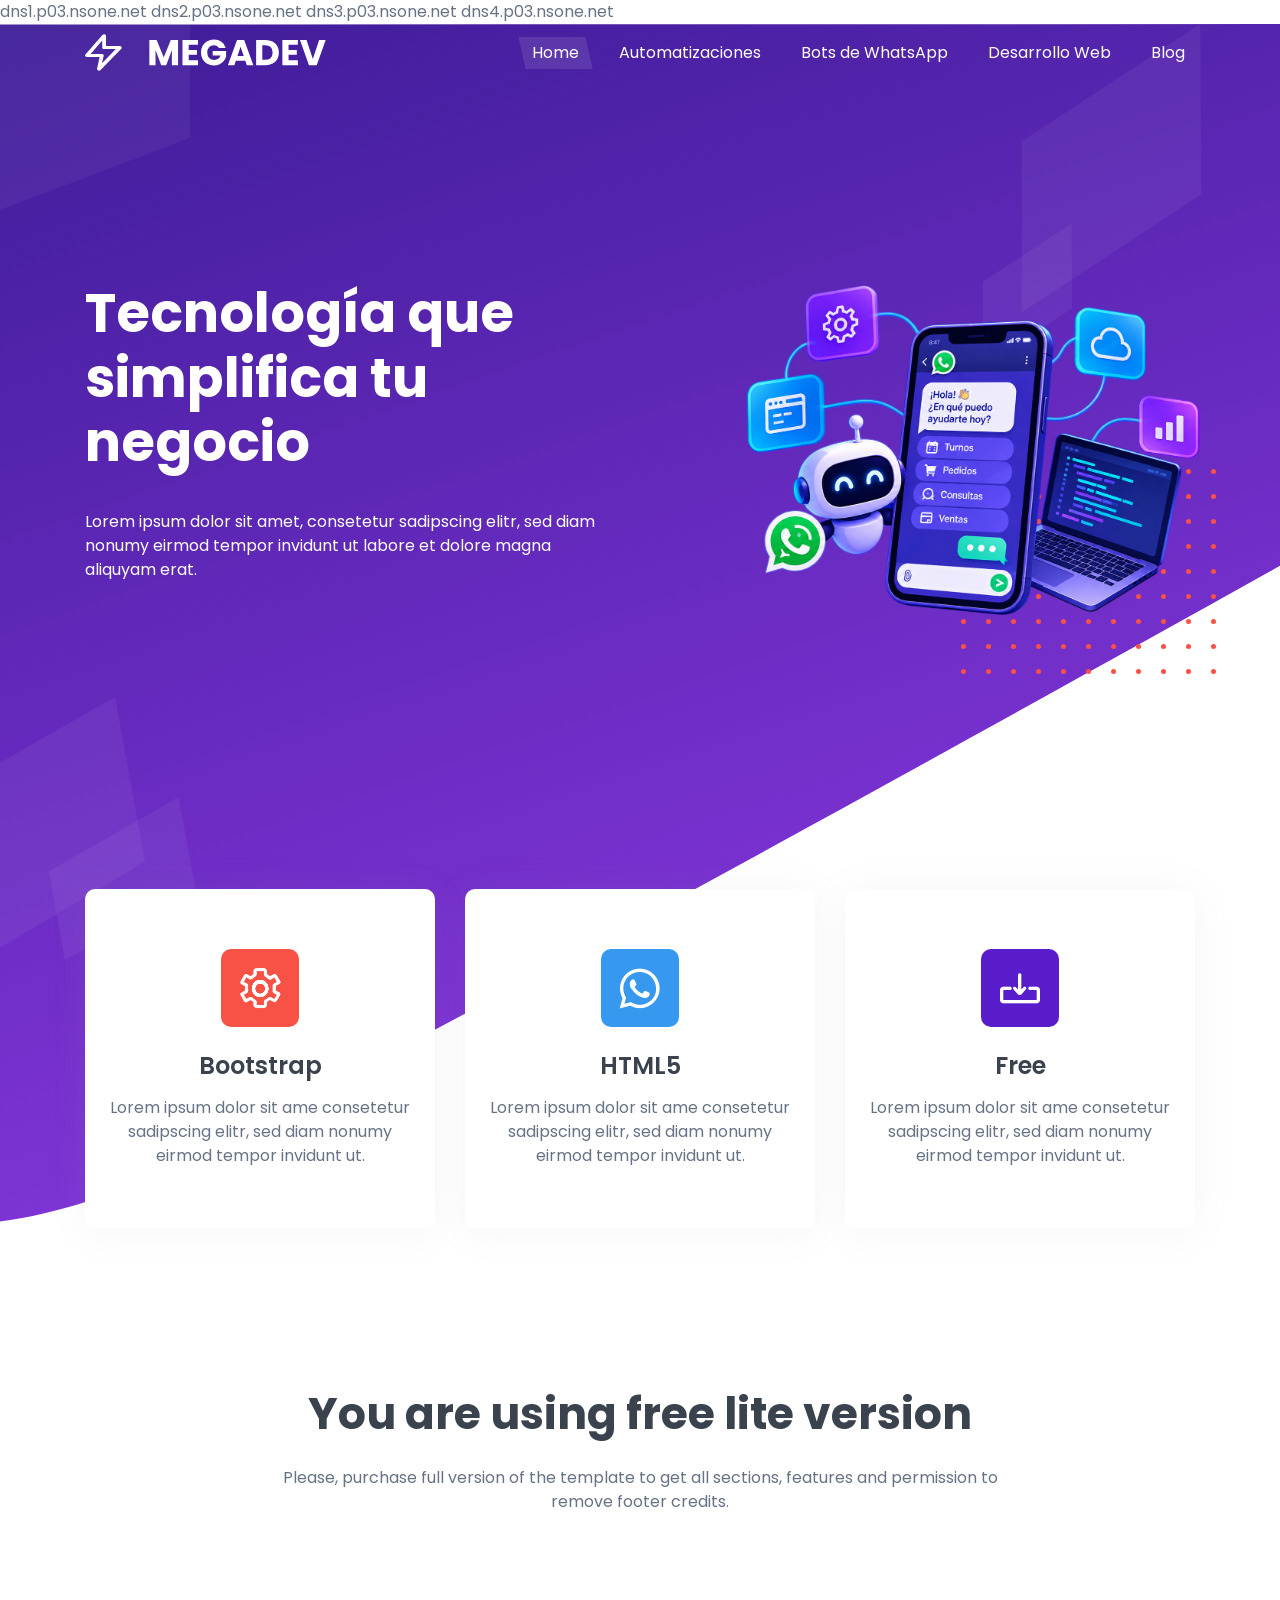
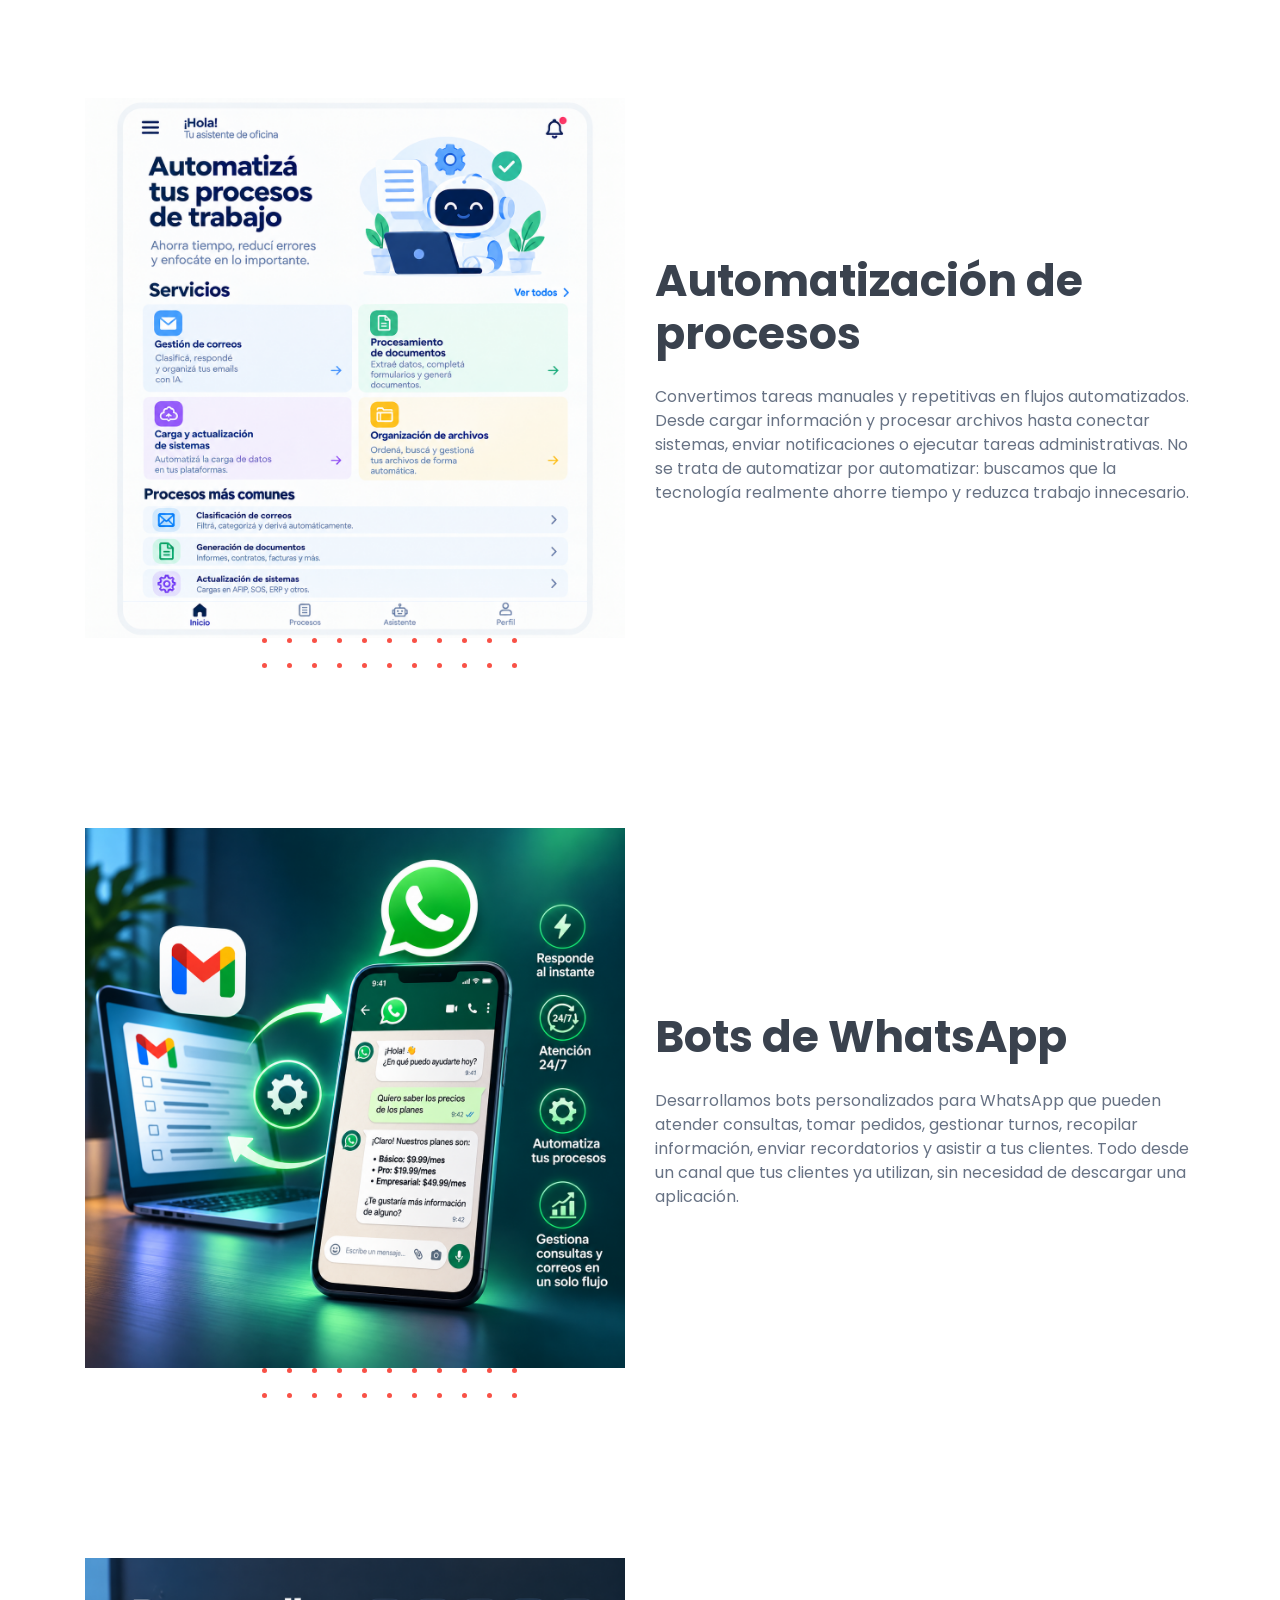
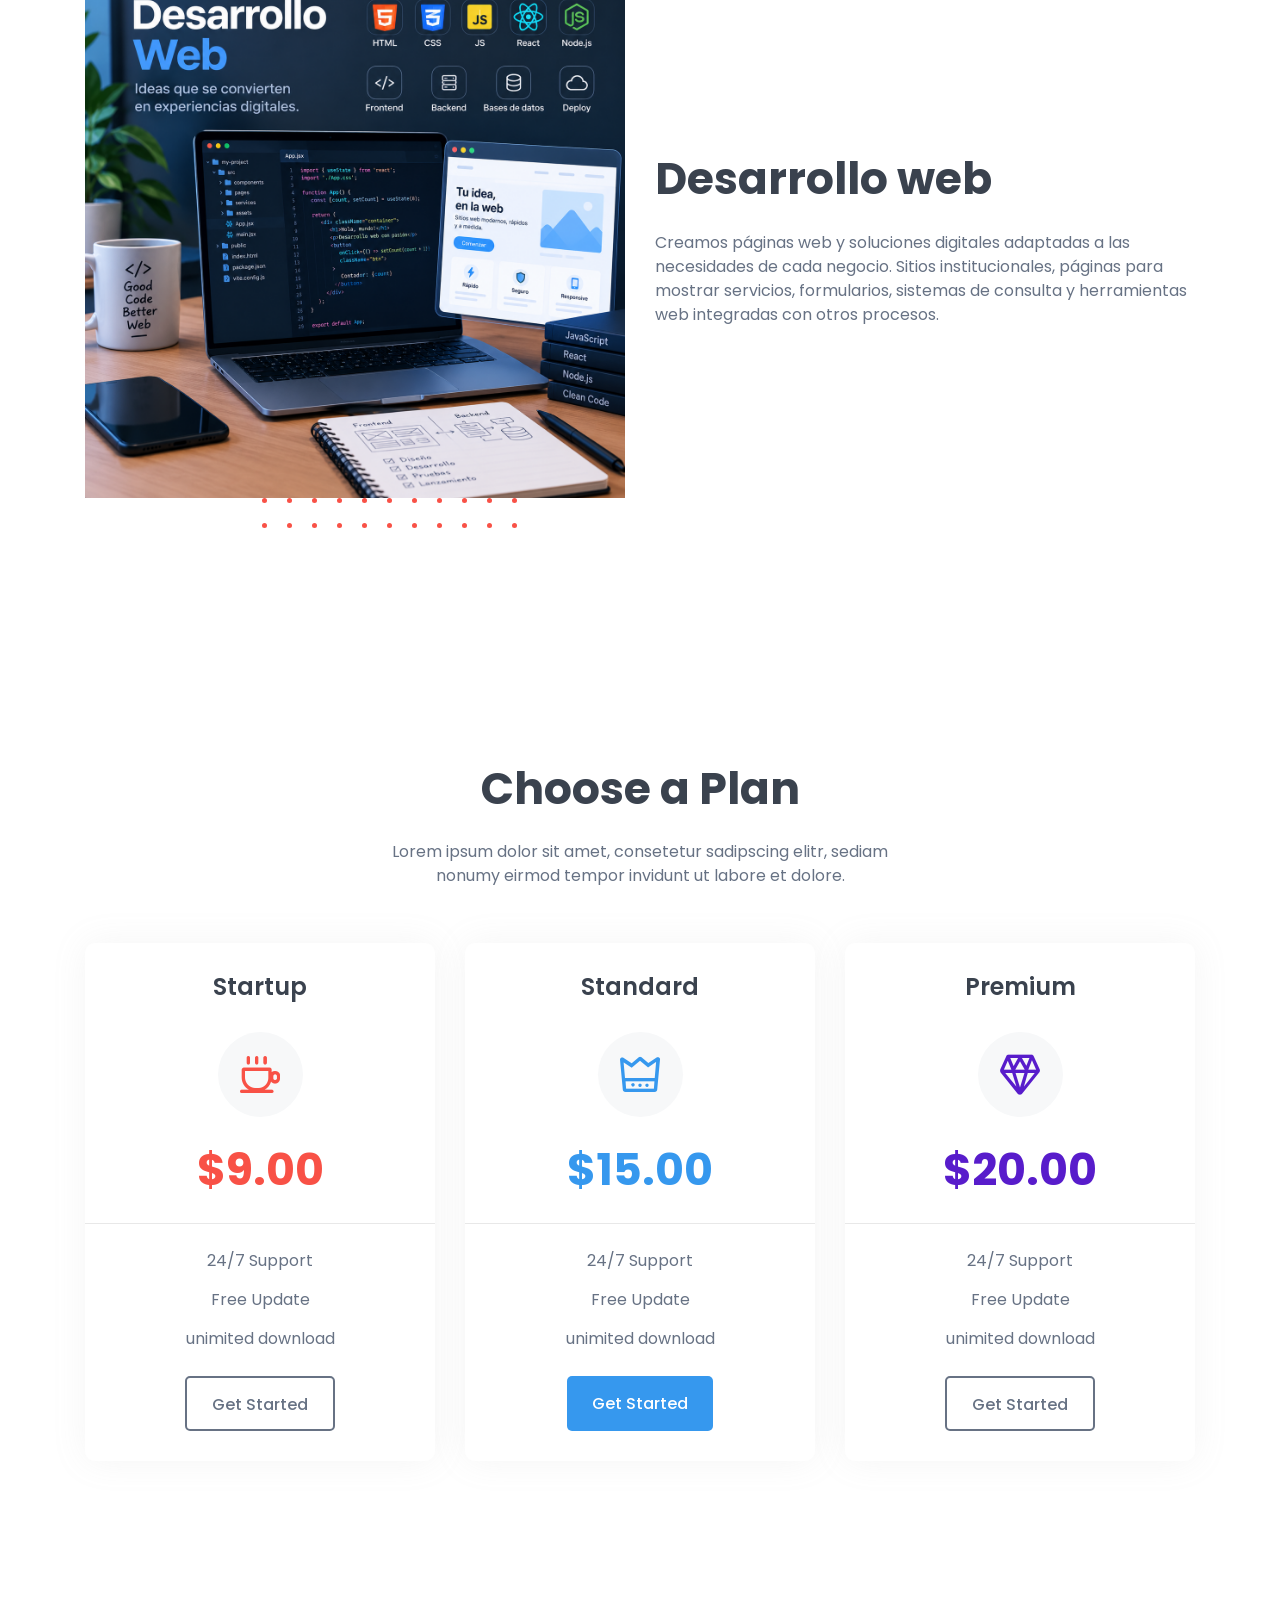
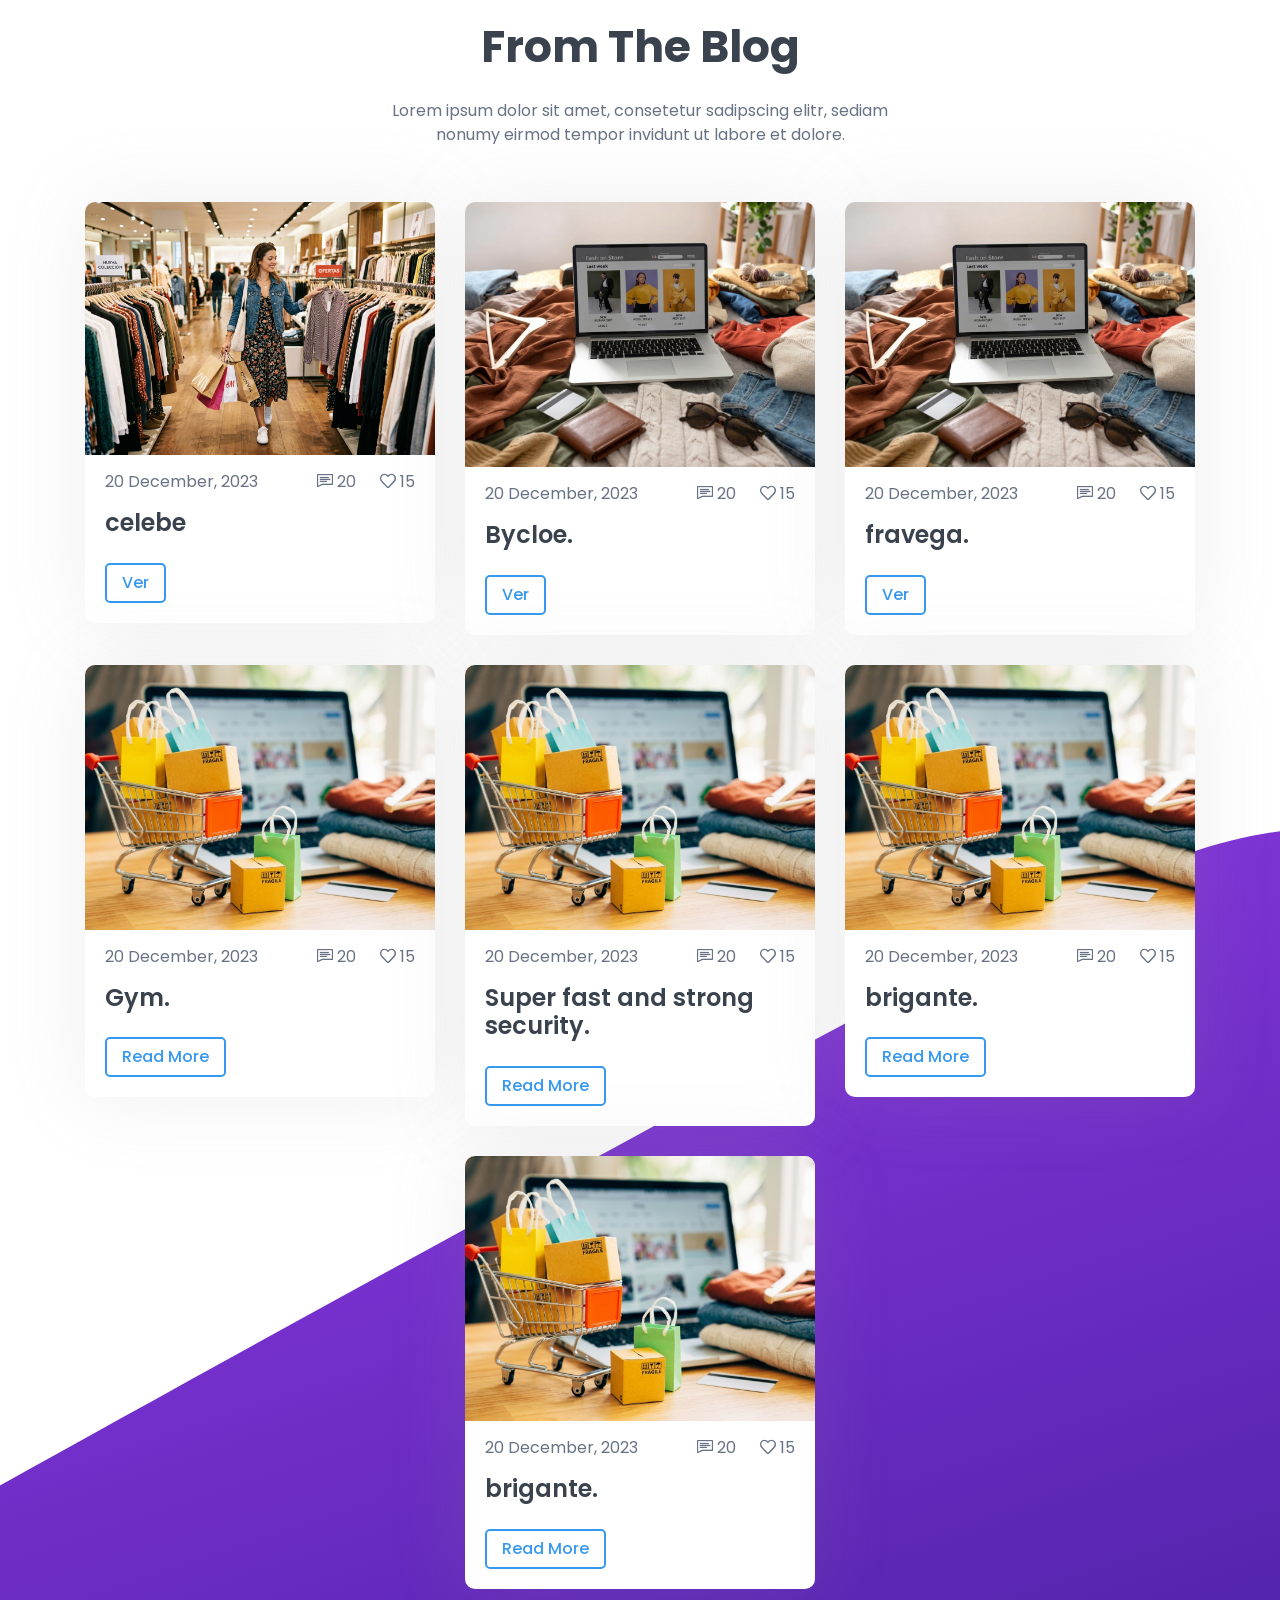
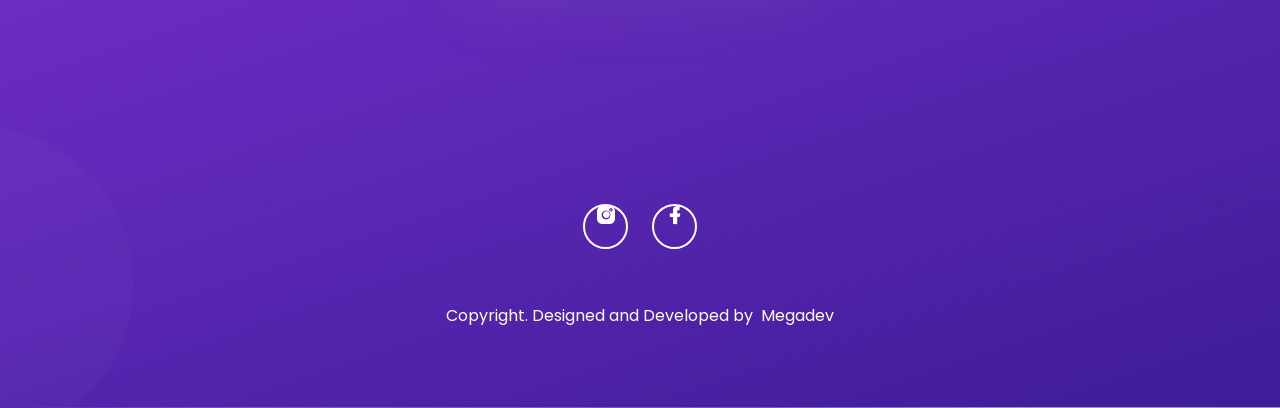
<file: in.html>
dns1.p03.nsone.net
dns2.p03.nsone.net
dns3.p03.nsone.net
dns4.p03.nsone.net


<!doctype html>
<html class="no-js" lang="en">

<head>
    <meta charset="utf-8">
    
    <!--====== Title ======-->
    <title>Megadev</title>
    
    <meta name="description" content="">
    <meta name="viewport" content="width=device-width, initial-scale=1">

    <!--====== Favicon Icon ======-->
    <link rel="shortcut icon" href="assets/images/favicon.png" type="image/png">
        
    <!--====== Animate CSS ======-->
    <link rel="stylesheet" href="assets/css/animate.css">
         
    <!--====== Line Icons CSS ======-->
    <link rel="stylesheet" href="assets/css/LineIcons.2.0.css">
        
    <!--====== Bootstrap CSS ======-->
    <link rel="stylesheet" href="assets/css/bootstrap.4.5.2.min.css">
    
    <!--====== Default CSS ======-->
    <link rel="stylesheet" href="assets/css/default.css">
    
    <!--====== Style CSS ======-->
    <link rel="stylesheet" href="assets/css/style.css">
    
</head>

<body>
    <!--[if IE]>
    <p class="browserupgrade">You are using an <strong>outdated</strong> browser. Please <a href="https://browsehappy.com/">upgrade your browser</a> to improve your experience and security.</p>
  <![endif]-->

    <!--====== PRELOADER PART START ======-->

    <div class="preloader">
        <div class="loader">
            <div class="ytp-spinner">
                <div class="ytp-spinner-container">
                    <div class="ytp-spinner-rotator">
                        <div class="ytp-spinner-left">
                            <div class="ytp-spinner-circle"></div>
                        </div>
                        <div class="ytp-spinner-right">
                            <div class="ytp-spinner-circle"></div>
                        </div>
                    </div>
                </div>
            </div>
        </div>
    </div>

    <!--====== PRELOADER PART ENDS ======-->
    
    <!--====== HEADER PART START ======-->

    <section class="header_area">
        <div class="header_navbar">
            <div class="container">
                <div class="row">
                    <div class="col-lg-12">
                        <nav class="navbar navbar-expand-lg">
                            <a class="navbar-brand" href="index.html">
                                 <img src="assets/images/logo.svg" alt="Logo">
                            </a>
                            <button class="navbar-toggler" type="button" data-toggle="collapse" data-target="#navbarSupportedContent" aria-controls="navbarSupportedContent" aria-expanded="false" aria-label="Toggle navigation">
                                <span class="toggler-icon"></span>
                                <span class="toggler-icon"></span>
                                <span class="toggler-icon"></span>
                            </button>

                            <div class="collapse navbar-collapse sub-menu-bar" id="navbarSupportedContent">
                                <ul id="nav" class="navbar-nav ml-auto">
                                    <li class="nav-item active">
                                        <a class="page-scroll" href="#home">Home</a>
                                    </li>

                                    <li class="nav-item">
                                        <a class="page-scroll" href="#about">Automatizaciones</a>
                                    </li>
                                    <li class="nav-item">
                                        <a class="page-scroll" href="#abou">Bots de WhatsApp</a>
                                    </li>
                                    <li class="nav-item">
                                        <a class="page-scroll" href="#abo">Desarrollo Web</a>
                                    </li>                                    
                                    <li class="nav-item">
                                        <a class="page-scroll" href="#blog">Blog</a>
                                    </li>
                                </ul>
                            </div> <!-- navbar collapse -->
                        </nav> <!-- navbar -->
                    </div>
                </div> <!-- row -->
            </div> <!-- container -->
        </div> <!-- header navbar -->

<div id="home" class="header_hero d-lg-flex align-items-center">
    <img class="shape shape-1" src="assets/images/shape-1.svg" alt="shape">
    <img class="shape shape-2" src="assets/images/shape-2.svg" alt="shape">
    <img class="shape shape-3" src="assets/images/shape-3.svg" alt="shape">
    
    <div class="container">
        <div class="row align-items-center">
            <div class="col-lg-6">
                <div class="header_hero_content mt-45">
                    <h2 class="header_title">Tecnología que simplifica tu negocio</h2>
                    <p>Lorem ipsum dolor sit amet, consetetur sadipscing elitr, sed diam nonumy eirmod tempor invidunt ut labore et dolore magna aliquyam erat.</p>
                    
                </div> <!-- header hero content -->
            </div>
        </div> <!-- row -->
    </div> <!-- container -->
    <div class="header_image d-flex align-items-end">
        <div class="image">
            <img src="assets/images/header_app.png" alt="header App">
            <img src="assets/images/dots.svg" alt="dots" class="dots">
        </div> <!-- image -->
    </div> <!-- header image -->
</div> <!-- header hero -->


    </section>

    <!--====== HEADER PART ENDS ======-->
    
    <!--====== FEATURES PART START ======-->

    <section id="features" class="features_area pt-35 pb-80">
        <div class="container">
            <div class="row justify-content-center">
                <div class="col-lg-4 col-md-7 col-sm-8">
                    <div class="single_features mt-30 features_1 text-center wow fadeInUp" data-wow-duration="1.3s" data-wow-delay="0.2s">
                        <div class="features_icon">
                            <i class="lni lni-cog"></i>
                        </div>
                        <div class="features_content">
                            <h4 class="features_title">Bootstrap</h4>
                            <p>Lorem ipsum dolor sit ame consetetur sadipscing elitr, sed diam nonumy eirmod tempor invidunt ut.</p>
                        </div>
                    </div> <!-- single featuresow -->
                </div>
                <div class="col-lg-4 col-md-7 col-sm-8">
                    <div class="single_features mt-30 features_2 text-center wow fadeInUp" data-wow-duration="1.3s" data-wow-delay="0.5s">
                        <div class="features_icon">
                            <i class="lni lni-whatsapp"></i>
                        </div>
                        <div class="features_content">
                            <h4 class="features_title">HTML5</h4>
                            <p>Lorem ipsum dolor sit ame consetetur sadipscing elitr, sed diam nonumy eirmod tempor invidunt ut.</p>
                        </div>
                    </div> <!-- single featuresow -->
                </div>
                <div class="col-lg-4 col-md-7 col-sm-8">
                    <div class="single_features mt-30 features_3 text-center wow fadeInUp" data-wow-duration="1.3s" data-wow-delay="0.9s">
                        <div class="features_icon">
                            <i class="lni lni-exit-down"></i>
                        </div>
                        <div class="features_content">
                            <h4 class="features_title">Free</h4>
                            <p>Lorem ipsum dolor sit ame consetetur sadipscing elitr, sed diam nonumy eirmod tempor invidunt ut.</p>
                        </div>
                    </div> <!-- single featuresow -->
                </div>
            </div> <!-- row -->
        </div> <!-- container -->
    </section>

    <!--====== FEATURES PART ENDS ======-->


        <!--====== VIDEO PART START ======-->

    <section id="video" class="video_area pt-80 pb-80">
        <div class="container">
            <div class="row justify-content-center">
                <div class="col-lg-8">
                    <div class="section_title text-center">
                        <h4 class="title">You are using free lite version</h4>
                        <p>Please, purchase full version of the template to get all sections, features and permission to remove footer credits.</p></br>

                    </div> <!-- section title -->
                </div>
            </div> <!-- row -->
        </div> <!-- container -->
    </section>


    
    <!--====== ABOUT PART START ======-->

    <section id="about" class="about_area pt-30 pb-80">
        <div class="container">
            <div class="row align-items-center">
                <div class="col-lg-6 col-md-9">
                    <div class="about_image mt-50 wow fadeInRightBig" data-wow-duration="1.3s" data-wow-delay="0.5s">
                        <img class="image" src="assets/images/about.png" alt="about">
                        <img class="dots" src="assets/images/dots.svg" alt="dots">
                    </div> <!-- about image -->
                </div>
                <div class="col-lg-6">
                    <div class="about_content mt-45 wow fadeInLeftBig" data-wow-duration="1.3s" data-wow-delay="0.5s">
                        <div class="section_title">
                            <h4 class="title">Automatización de procesos</h4>
                            <p>Convertimos tareas manuales y repetitivas en flujos automatizados.

Desde cargar información y procesar archivos hasta conectar sistemas, enviar notificaciones o ejecutar tareas administrativas.

No se trata de automatizar por automatizar: buscamos que la tecnología realmente ahorre tiempo y reduzca trabajo innecesario.</p>
                        </div>
                         
                    </div> <!-- about image -->
                </div>
            </div> <!-- row -->
        </div> <!-- container -->
    </section>

    <!--====== ABOUT PART ENDS ======-->



        <!--====== ABOUT PART START ======-->

    <section id="abou" class="about_area pt-30 pb-80">
        <div class="container">
            <div class="row align-items-center">
                <div class="col-lg-6 col-md-9">
                    <div class="about_image mt-50 wow fadeInRightBig" data-wow-duration="1.3s" data-wow-delay="0.5s">
                        <img class="image" src="assets/images/abouttt.png" alt="about">
                        <img class="dots" src="assets/images/dots.svg" alt="dots">
                    </div> <!-- about image -->
                </div>
                <div class="col-lg-6">
                    <div class="about_content mt-45 wow fadeInLeftBig" data-wow-duration="1.3s" data-wow-delay="0.5s">
                        <div class="section_title">
                            <h4 class="title">Bots de WhatsApp</h4>
                            <p>Desarrollamos bots personalizados para WhatsApp que pueden atender consultas, tomar pedidos, gestionar turnos, recopilar información, enviar recordatorios y asistir a tus clientes.

Todo desde un canal que tus clientes ya utilizan, sin necesidad de descargar una aplicación.</p>
                        </div>
                   
                        
                    </div> <!-- about image -->
                </div>
            </div> <!-- row -->
        </div> <!-- container -->
    </section>

    <!--====== ABOUT PART ENDS ======-->




        <!--====== ABOUT PART START ======-->

    <section id="abo" class="about_area pt-30 pb-80">
        <div class="container">
            <div class="row align-items-center">
                <div class="col-lg-6 col-md-9">
                    <div class="about_image mt-50 wow fadeInRightBig" data-wow-duration="1.3s" data-wow-delay="0.5s">
                        <img class="image" src="assets/images/aboutt.png" alt="about">
                        <img class="dots" src="assets/images/dots.svg" alt="dots">
                    </div> <!-- about image -->
                </div>
                <div class="col-lg-6">
                    <div class="about_content mt-45 wow fadeInLeftBig" data-wow-duration="1.3s" data-wow-delay="0.5s">
                        <div class="section_title">
                            <h4 class="title">Desarrollo web</h4>
                            <p>Creamos páginas web y soluciones digitales adaptadas a las necesidades de cada negocio.

Sitios institucionales, páginas para mostrar servicios, formularios, sistemas de consulta y herramientas web integradas con otros procesos.</p>
                        </div>
                         
                    </div> <!-- about image -->
                </div>
            </div> <!-- row -->
        </div> <!-- container -->
    </section>

    <!--====== ABOUT PART ENDS ======-->




    
    <!--====== APP FEATURES PART START ======-->

    <section id="app_features">

    </section>

    <!--====== APP FEATURES PART ENDS ======-->
    


<section id="screenshot">
    
</section>
    
    <!--====== PRICNG PART START ======-->

    <section id="pricing" class="pricing_area mt-80 pt-75 pb-80">
        <div class="container">
            <div class="row justify-content-center">
                <div class="col-lg-6">
                    <div class="section_title text-center pb-25">
                        <h4 class="title">Choose a Plan</h4>
                        <p>Lorem ipsum dolor sit amet, consetetur sadipscing elitr, sediam nonumy eirmod tempor invidunt ut labore et dolore.</p>
                    </div> <!-- section title -->
                </div>
            </div> <!-- row -->
            <div class="row justify-content-center">
                <div class="col-lg-4 col-md-8 col-sm-10">
                    <div class="single_pricing text-center pricing_color_1 mt-30 wow fadeInUp" data-wow-duration="1.3s" data-wow-delay="0.2s">
                        <div class="pricing_top_bar">
                            <h5 class="pricing_title">Startup</h5>
                            <i class="lni lni-coffee-cup"></i>
                            <span class="price">$9.00</span>
                        </div>
                        <div class="pricing_list">
                            <ul>
                                <li>24/7 Support</li>
                                <li>Free Update</li>
                                <li>unimited download</li>
                            </ul>
                        </div>
                        <div class="pricing_btn">
                            <a href="#" class="main-btn main-btn-2">Get Started</a>
                        </div>
                    </div>  <!-- single pricing -->
                </div>
                <div class="col-lg-4 col-md-8 col-sm-10">
                    <div class="single_pricing text-center pricing_active pricing_color_2 mt-30 wow fadeInUp" data-wow-duration="1.3s" data-wow-delay="0.5s">
                        <div class="pricing_top_bar">
                            <h5 class="pricing_title">Standard</h5>
                            <i class="lni lni-crown"></i>
                            <span class="price">$15.00</span>
                        </div>
                        <div class="pricing_list">
                            <ul>
                                <li>24/7 Support</li>
                                <li>Free Update</li>
                                <li>unimited download</li>
                            </ul>
                        </div>
                        <div class="pricing_btn">
                            <a href="#" class="main-btn">Get Started</a>
                        </div>
                    </div>  <!-- single pricing -->
                </div>
                <div class="col-lg-4 col-md-8 col-sm-10">
                    <div class="single_pricing text-center pricing_color_3 mt-30 wow fadeInUp" data-wow-duration="1.3s" data-wow-delay="0.8s">
                        <div class="pricing_top_bar">
                            <h5 class="pricing_title">Premium</h5>
                            <i class="lni lni-diamond-alt"></i>
                            <span class="price">$20.00</span>
                        </div>
                        <div class="pricing_list">
                            <ul>
                                <li>24/7 Support</li>
                                <li>Free Update</li>
                                <li>unimited download</li>
                            </ul>
                        </div>
                        <div class="pricing_btn">
                            <a href="#" class="main-btn main-btn-2">Get Started</a>
                        </div>
                    </div>  <!-- single pricing -->
                </div>
            </div> <!-- row -->
        </div> <!-- container -->
    </section>

    <!--====== PRICNG PART ENDS ======-->
    

    
    <!--====== BLOG PART START ======-->

    <section id="blog" class="blog_area pt-80 pb-80">
        <div class="container">
            <div class="row justify-content-center">
                <div class="col-lg-6">
                    <div class="section_title text-center pb-25">
                        <h4 class="title">From The Blog</h4>
                        <p>Lorem ipsum dolor sit amet, consetetur sadipscing elitr, sediam nonumy eirmod tempor invidunt ut labore et dolore.</p>
                    </div> <!-- section title -->
                </div>
            </div> <!-- row -->
            <div class="row justify-content-center">

                <div class="col-lg-4 col-md-8">
                    <div class="single_blog blog_1 mt-30 wow fadeInUp" data-wow-duration="1.3s" data-wow-delay="0.2s">
                        <div class="blog_image">
                            <img src="assets/images/blog-1.jpg" alt="blog">
                        </div>
                        <div class="blog_content">
                            <div class="blog_meta d-flex justify-content-between">
                                <div class="meta_date">
                                    <span>20 December, 2023</span>
                                </div>
                                <div class="meta_like">
                                    <ul>
                                        <li><a href="#"><i class="lni lni-comments-alt"></i> 20</a></li>
                                        <li><a href="#"><i class="lni lni-heart"></i> 15</a></li>
                                    </ul>
                                </div>
                            </div>
                            <h4 class="blog_title"><a href="#">celebe</a></h4>
                            <a href="https://agile-mountain-95621-c3121802f273.herokuapp.com/" class="main-btn"  target="_blank" rel="noopener noreferrer">Ver</a>
                        </div>
                    </div> <!-- single blog -->
                </div>



                <div class="col-lg-4 col-md-8">
                    <div class="single_blog blog_2 mt-30 wow fadeInUp" data-wow-duration="1.3s" data-wow-delay="0.5s">
                        <div class="blog_image">
                            <img src="assets/images/blog-2.jpg" alt="blog">
                        </div>
                        <div class="blog_content">
                            <div class="blog_meta d-flex justify-content-between">
                                <div class="meta_date">
                                    <span>20 December, 2023</span>
                                </div>
                                <div class="meta_like">
                                    <ul>
                                        <li><a href="#"><i class="lni lni-comments-alt"></i> 20</a></li>
                                        <li><a href="#"><i class="lni lni-heart"></i> 15</a></li>
                                    </ul>
                                </div>
                            </div>
                            <h4 class="blog_title"><a href="#">Bycloe.</a></h4>
                            <a href="https://still-forest-49507-e914233f6211.herokuapp.com/" class="main-btn"  target="_blank" rel="noopener noreferrer">Ver</a>
                        </div>
                    </div> <!-- single blog -->
                </div>



                                <div class="col-lg-4 col-md-8">
                    <div class="single_blog blog_2 mt-30 wow fadeInUp" data-wow-duration="1.3s" data-wow-delay="0.5s">
                        <div class="blog_image">
                            <img src="assets/images/blog-2.jpg" alt="blog">
                        </div>
                        <div class="blog_content">
                            <div class="blog_meta d-flex justify-content-between">
                                <div class="meta_date">
                                    <span>20 December, 2023</span>
                                </div>
                                <div class="meta_like">
                                    <ul>
                                        <li><a href="#"><i class="lni lni-comments-alt"></i> 20</a></li>
                                        <li><a href="#"><i class="lni lni-heart"></i> 15</a></li>
                                    </ul>
                                </div>
                            </div>
                            <h4 class="blog_title"><a href="#">fravega.</a></h4>
                            <a href="https://immense-thicket-20786-f6dc332fea4d.herokuapp.com/" class="main-btn"  target="_blank" rel="noopener noreferrer">Ver</a>
                        </div>
                    </div> <!-- single blog -->
                </div>



                <div class="col-lg-4 col-md-8">
                    <div class="single_blog blog_3 mt-30 wow fadeInUp" data-wow-duration="1.3s" data-wow-delay="0.8s">
                        <div class="blog_image">
                            <img src="assets/images/blog-3.jpg" alt="blog">
                        </div>
                        <div class="blog_content">
                            <div class="blog_meta d-flex justify-content-between">
                                <div class="meta_date">
                                    <span>20 December, 2023</span>
                                </div>
                                <div class="meta_like">
                                    <ul>
                                        <li><a href="#"><i class="lni lni-comments-alt"></i> 20</a></li>
                                        <li><a href="#"><i class="lni lni-heart"></i> 15</a></li>
                                    </ul>
                                </div>
                            </div>
                            <h4 class="blog_title"><a href="#">Gym.</a></h4>
                            <a href="https://fast-garden-19477-799e67a734c9.herokuapp.com/" class="main-btn"  target="_blank" rel="noopener noreferrer">Read More</a>
                        </div>
                    </div> <!-- single blog -->
                </div>


               <div class="col-lg-4 col-md-8">
                    <div class="single_blog blog_3 mt-30 wow fadeInUp" data-wow-duration="1.3s" data-wow-delay="0.8s">
                        <div class="blog_image">
                            <img src="assets/images/blog-3.jpg" alt="blog">
                        </div>
                        <div class="blog_content">
                            <div class="blog_meta d-flex justify-content-between">
                                <div class="meta_date">
                                    <span>20 December, 2023</span>
                                </div>
                                <div class="meta_like">
                                    <ul>
                                        <li><a href="#"><i class="lni lni-comments-alt"></i> 20</a></li>
                                        <li><a href="#"><i class="lni lni-heart"></i> 15</a></li>
                                    </ul>
                                </div>
                            </div>
                            <h4 class="blog_title"><a href="#">Super fast and strong security.</a></h4>
                            <a href="https://frozen-dusk-83566-a55dc1c75594.herokuapp.com/" class="main-btn"  target="_blank" rel="noopener noreferrer">Read More</a>
                        </div>
                    </div> <!-- single blog -->
                </div>


                <div class="col-lg-4 col-md-8">
                    <div class="single_blog blog_3 mt-30 wow fadeInUp" data-wow-duration="1.3s" data-wow-delay="0.8s">
                        <div class="blog_image">
                            <img src="assets/images/blog-3.jpg" alt="blog">
                        </div>
                        <div class="blog_content">
                            <div class="blog_meta d-flex justify-content-between">
                                <div class="meta_date">
                                    <span>20 December, 2023</span>
                                </div>
                                <div class="meta_like">
                                    <ul>
                                        <li><a href="#"><i class="lni lni-comments-alt"></i> 20</a></li>
                                        <li><a href="#"><i class="lni lni-heart"></i> 15</a></li>
                                    </ul>
                                </div>
                            </div>
                            <h4 class="blog_title"><a href="#">brigante.</a></h4>
                            <a href="https://radiant-castle-95648-73f3ba41ada6.herokuapp.com/" class="main-btn"  target="_blank" rel="noopener noreferrer">Read More</a>
                        </div>
                    </div> <!-- single blog -->
                </div>


                <div class="col-lg-4 col-md-8">
                    <div class="single_blog blog_3 mt-30 wow fadeInUp" data-wow-duration="1.3s" data-wow-delay="0.8s">
                        <div class="blog_image">
                            <img src="assets/images/blog-3.jpg" alt="blog">
                        </div>
                        <div class="blog_content">
                            <div class="blog_meta d-flex justify-content-between">
                                <div class="meta_date">
                                    <span>20 December, 2023</span>
                                </div>
                                <div class="meta_like">
                                    <ul>
                                        <li><a href="#"><i class="lni lni-comments-alt"></i> 20</a></li>
                                        <li><a href="#"><i class="lni lni-heart"></i> 15</a></li>
                                    </ul>
                                </div>
                            </div>
                            <h4 class="blog_title"><a href="#">brigante.</a></h4>
                            <a href="https://radiant-castle-95648-73f3ba41ada6.herokuapp.com/" class="main-btn"  target="_blank" rel="noopener noreferrer">Read More</a>
                        </div>
                    </div> <!-- single blog -->
                </div>


            </div> <!-- row -->
        </div> <!-- container -->
    </section>

    <!--====== BLOG PART ENDS ======-->
    
    <!--====== FOOTER PART START ======-->

    <section id="footer" class="footer_area pt-75 pb-80">
        <div class="container">
            <div class="row justify-content-center">
                <div class="col-lg-7">
                    <div class="footer_subscribe text-center">
                        
                    </div> <!-- footer subscribe -->
                    <div class="footer_social text-center mt-60">
                        <ul>
                            <li><a href="#"><span class="lni lni-instagram-filled"></span></a></li>
                            <li><a href="#"><span class="lni lni-facebook-filled"></span></a></li>

                        </ul>
                    </div> <!-- footer social -->
                    <div class="footer_copyright text-center mt-55">
                        <p>Copyright. Designed and Developed by <a href="" target="_blank" rel="nofollow"></a> <a href="" target="_blank">Megadev</a></p>
                    </div> <!-- footer copyright -->
                </div>
            </div> <!-- row -->
        </div> <!-- container -->
    </section>

    <!--====== FOOTER PART ENDS ======-->
    
    <!--====== BACK TOP TOP PART START ======-->

    <a href="#" class="back-to-top"><i class="lni lni-chevron-up"></i></a>

    <!--====== BACK TOP TOP PART ENDS ======-->
    
    <!--====== PART START ======-->

<!--
    <section class="">
        <div class="container">
            <div class="row">
                <div class="col-lg-">
                    
                </div>
            </div>
        </div>
    </section>
-->

    <!--====== PART ENDS ======-->
    




    <!--====== Jquery js ======-->
    <script src="assets/js/vendor/jquery-1.12.4.min.js"></script>
    <script src="assets/js/vendor/modernizr-3.7.1.min.js"></script>
    
    <!--====== Bootstrap js ======-->
    <script src="assets/js/popper.min.js"></script>
    <script src="assets/js/bootstrap.4.5.2.min.js"></script>

    
    <!--====== Scrolling Nav js ======-->
    <script src="assets/js/jquery.easing.min.js"></script>
    <script src="assets/js/scrolling-nav.js"></script>
    
    <!--====== wow js ======-->
    <script src="assets/js/wow.min.js"></script>
    
    <!--====== Main js ======-->
    <script src="assets/js/main.js"></script>
    
</body>

</html>
</file>
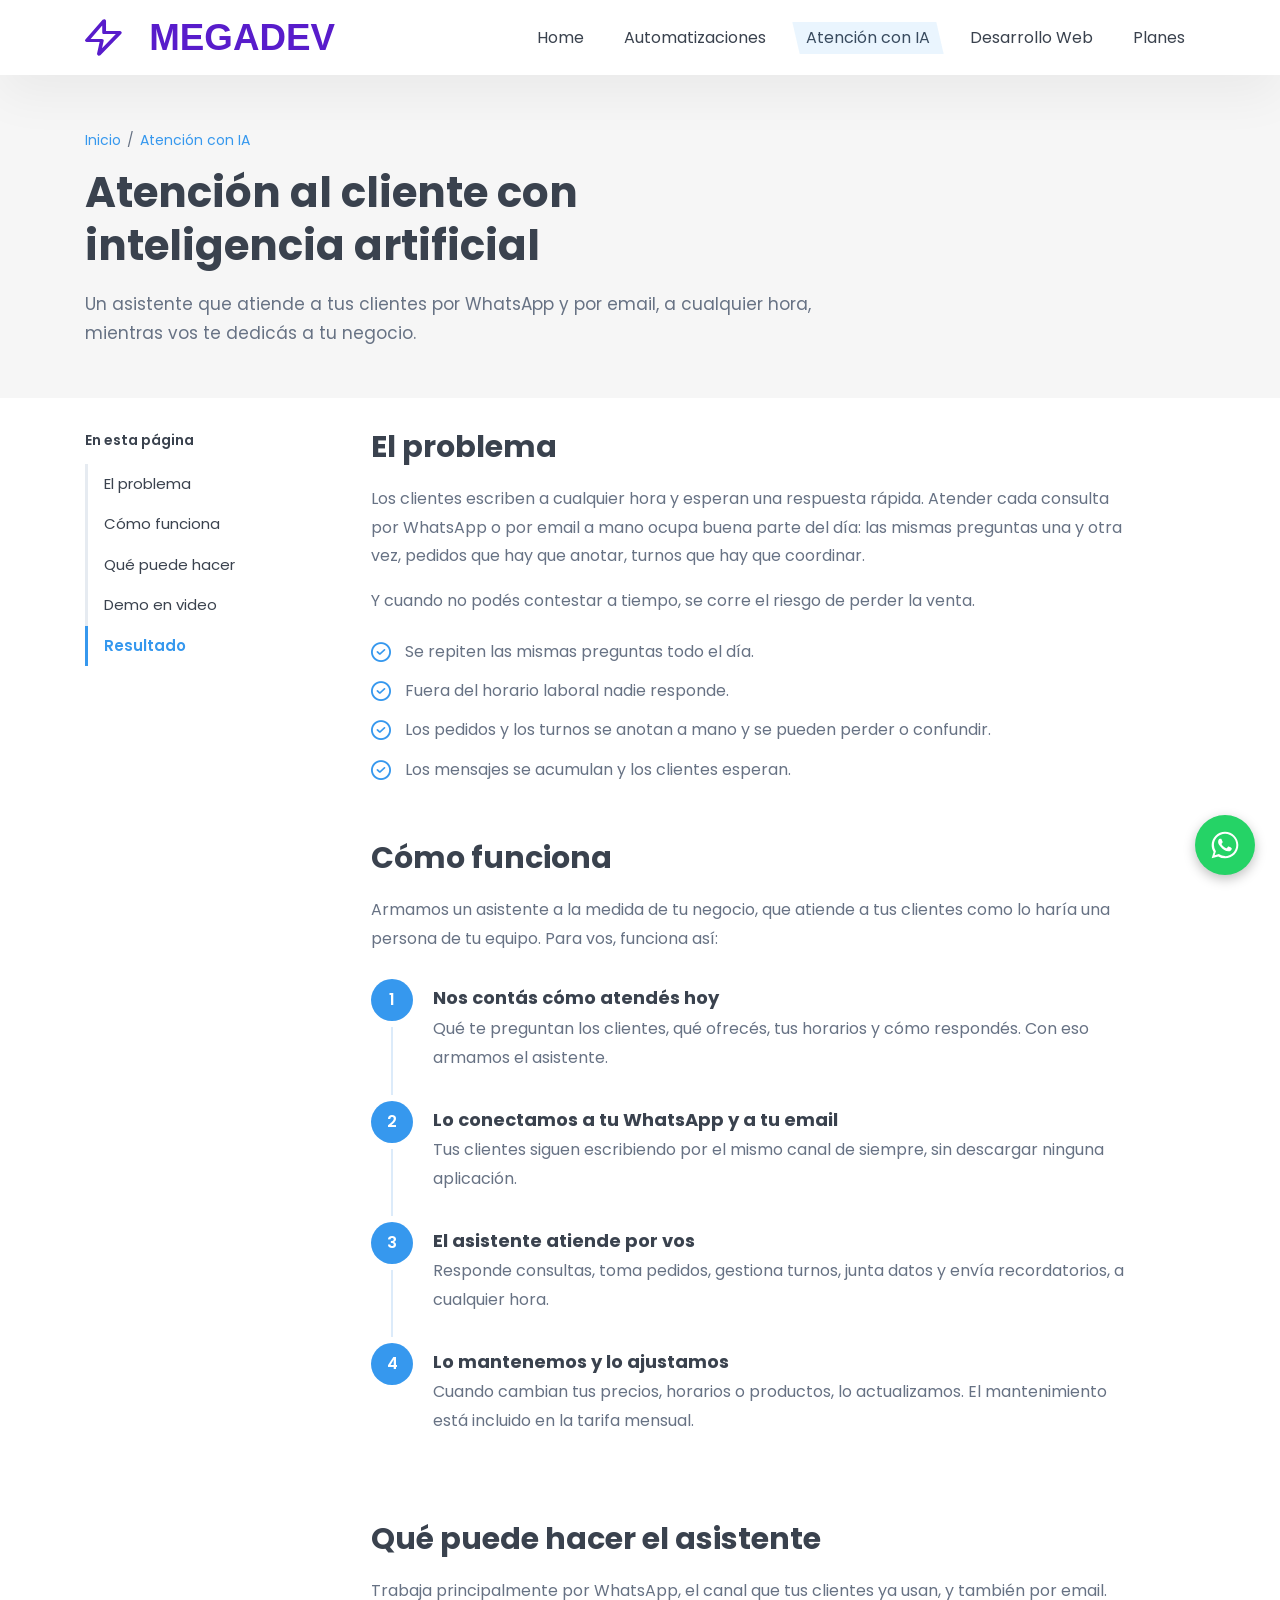
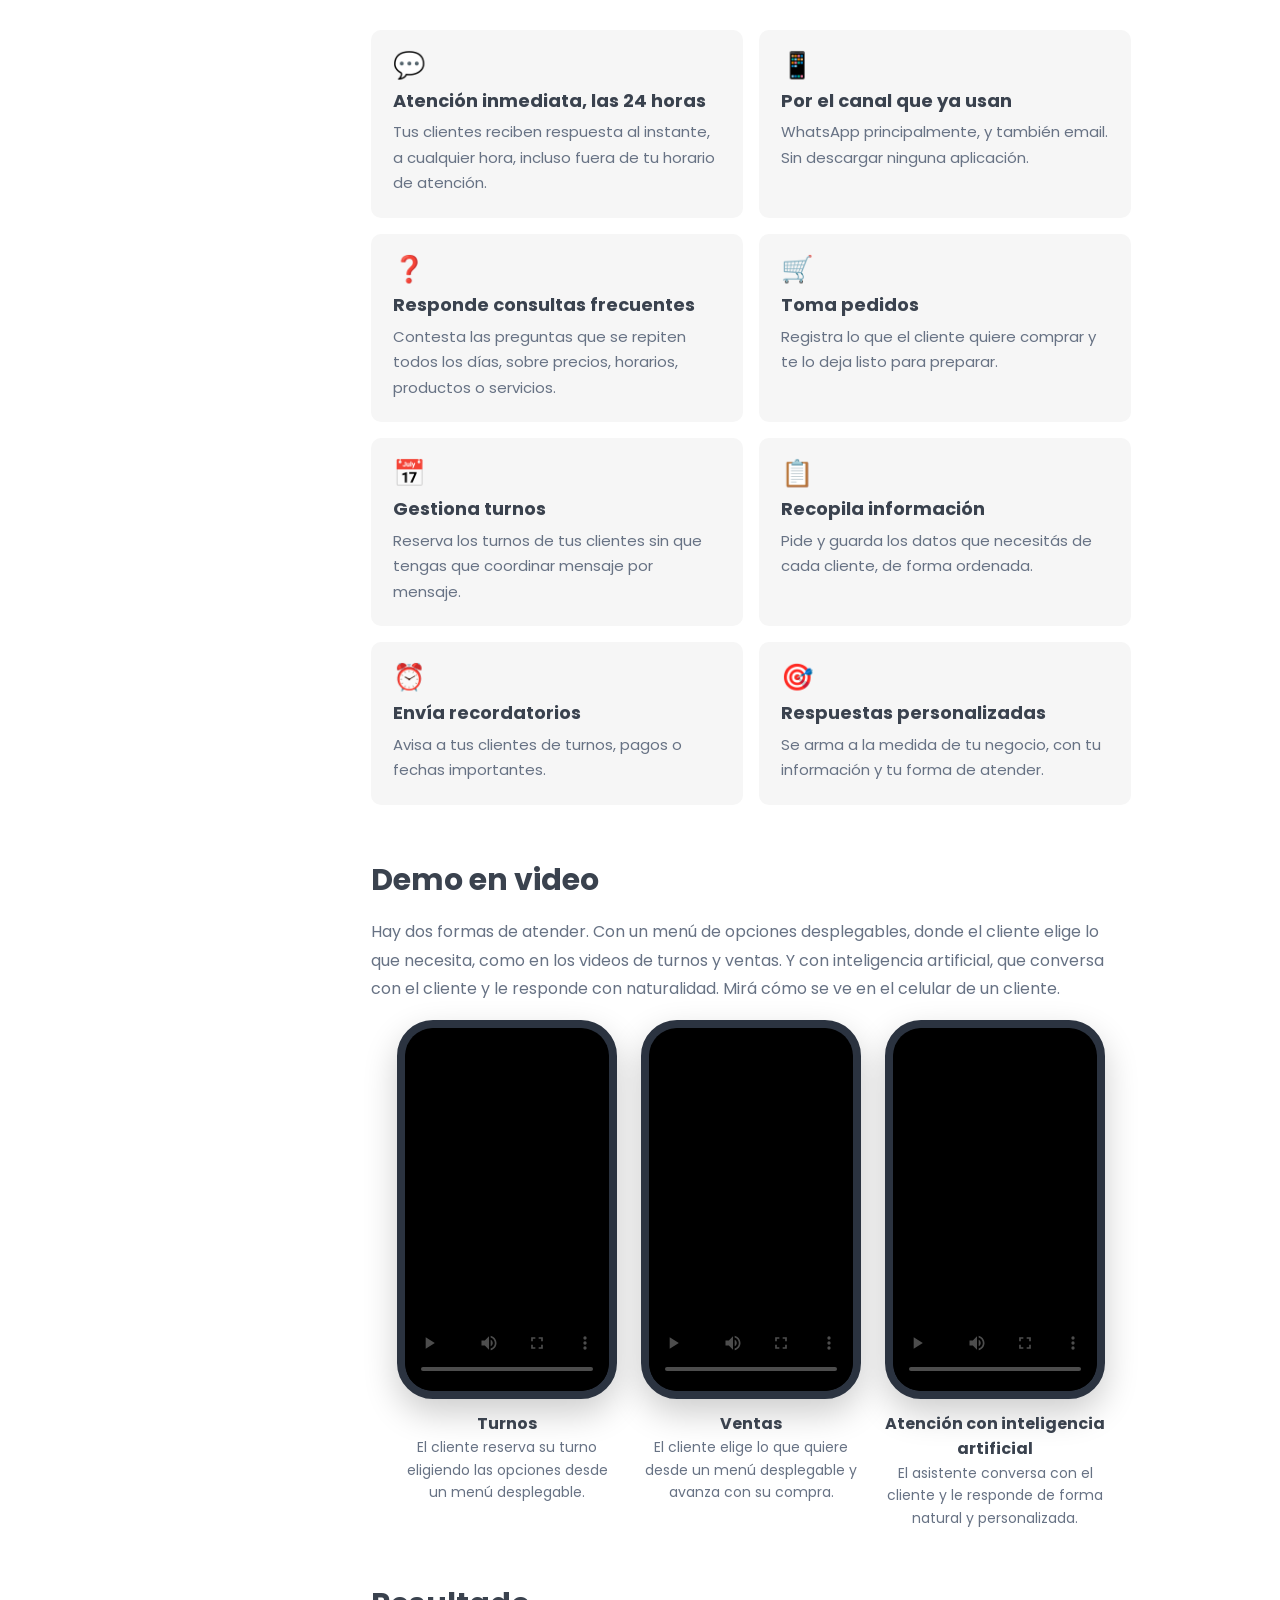
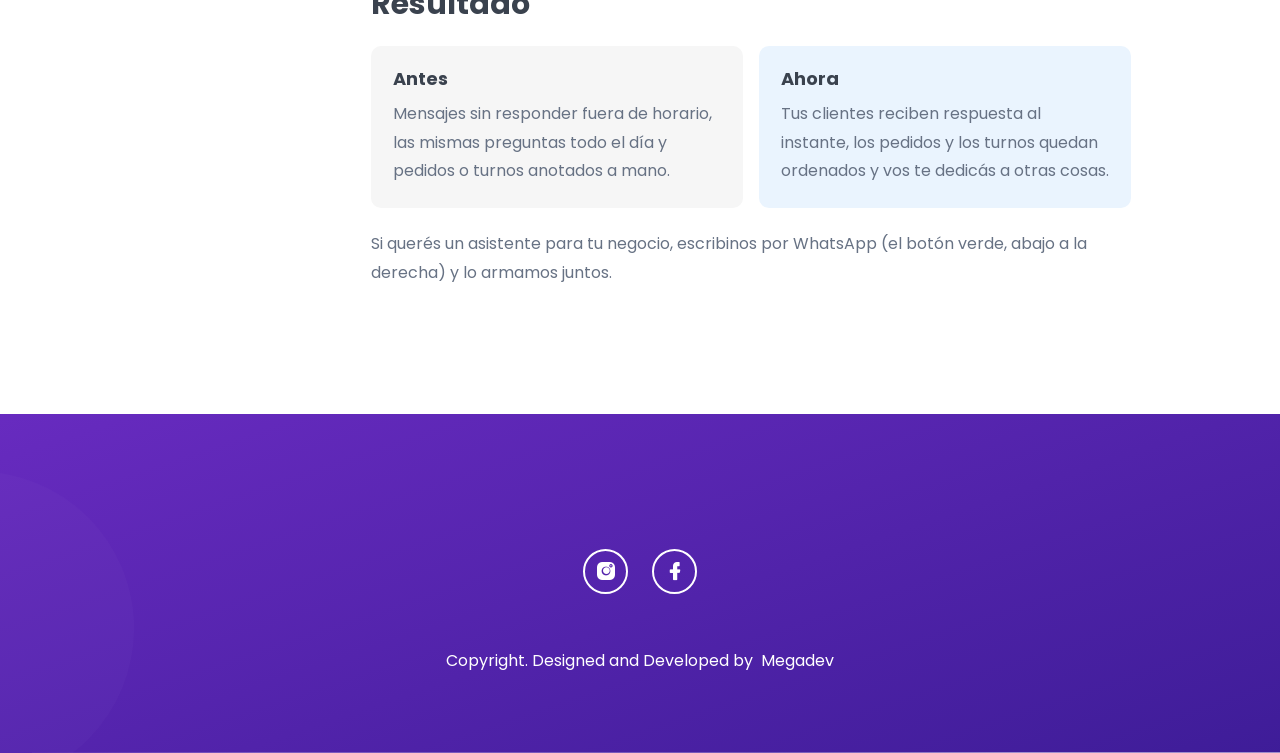
<file: casos/atencion-con-ia.html>
<!-- casos/atencion-con-ia.html -->
<!doctype html>
<html class="no-js" lang="es">

<head>
    <meta charset="utf-8">
    
    <!--====== Title ======-->
    <title>Atención al cliente con inteligencia artificial | Megadev</title>
    
    <meta name="description" content="Asistente con inteligencia artificial que atiende a tus clientes por WhatsApp y email, las 24 horas.">
    <meta name="viewport" content="width=device-width, initial-scale=1">

    <!--====== Favicon Icon ======-->
    <link rel="shortcut icon" href="../assets/images/favicon.png" type="image/png">
        
    <!--====== Line Icons CSS ======-->
    <link rel="stylesheet" href="../assets/css/LineIcons.2.0.css">
        
    <!--====== Bootstrap CSS ======-->
    <link rel="stylesheet" href="../assets/css/bootstrap.4.5.2.min.css">
    
    <!--====== Default CSS ======-->
    <link rel="stylesheet" href="../assets/css/default.css">
    
    <!--====== Style CSS ======-->
    <link rel="stylesheet" href="../assets/css/style.css">

    <!--====== Casos CSS (estilos extra de demos.html y casos/) ======-->
    <link rel="stylesheet" href="../assets/css/casos.css">
    
</head>

<body class="inner_page caso_page">
    <!--[if IE]>
    <p class="browserupgrade">You are using an <strong>outdated</strong> browser. Please <a href="https://browsehappy.com/">upgrade your browser</a> to improve your experience and security.</p>
  <![endif]-->

    <!--====== PRELOADER PART START ======-->

    <div class="preloader">
        <div class="loader">
            <div class="ytp-spinner">
                <div class="ytp-spinner-container">
                    <div class="ytp-spinner-rotator">
                        <div class="ytp-spinner-left">
                            <div class="ytp-spinner-circle"></div>
                        </div>
                        <div class="ytp-spinner-right">
                            <div class="ytp-spinner-circle"></div>
                        </div>
                    </div>
                </div>
            </div>
        </div>
    </div>

    <!--====== PRELOADER PART ENDS ======-->

    <!--====== WHATSAPP FLOAT BUTTON ======-->
    <a href="https://wa.me/5491153896519" class="whatsapp_float" target="_blank" rel="noopener noreferrer" aria-label="WhatsApp">
        <svg viewBox="0 0 32 32" xmlns="http://www.w3.org/2000/svg">
            <path fill="#FFF" d="M16.001 2.667C8.641 2.667 2.667 8.641 2.667 16c0 2.548.712 4.929 1.947 6.958L2.667 29.333l6.552-1.913A13.29 13.29 0 0016.001 29.333C23.361 29.333 29.334 23.36 29.334 16S23.361 2.667 16.001 2.667zm0 24.246a11.18 11.18 0 01-5.706-1.563l-.409-.243-4.233 1.235 1.256-4.13-.267-.424a11.174 11.174 0 01-1.71-5.788c0-6.169 5.02-11.189 11.19-11.189 6.169 0 11.189 5.02 11.189 11.189-.001 6.169-5.021 11.189-11.31 11.189z"/>
            <path fill="#FFF" d="M22.032 18.677c-.335-.168-1.98-.977-2.287-1.089-.307-.112-.53-.168-.754.168-.223.335-.865 1.089-1.06 1.313-.195.223-.39.251-.725.084-.335-.168-1.414-.521-2.694-1.663-.996-.888-1.668-1.985-1.863-2.32-.195-.335-.021-.517.147-.684.15-.15.335-.39.502-.586.168-.195.223-.335.335-.558.112-.223.056-.419-.028-.586-.084-.168-.754-1.816-1.033-2.487-.272-.653-.549-.564-.754-.575-.195-.01-.419-.012-.642-.012-.223 0-.586.084-.893.419-.307.335-1.171 1.145-1.171 2.792 0 1.647 1.199 3.238 1.366 3.462.168.223 2.362 3.605 5.722 5.055.799.345 1.423.551 1.909.705.802.255 1.532.219 2.109.133.643-.096 1.98-.809 2.259-1.591.279-.782.279-1.452.195-1.591-.084-.14-.307-.223-.642-.39z"/>
        </svg>
    </a>
    
    <!--====== HEADER PART START ======-->
    <!-- Menú de página interna: ya viene "sticky" (fijo, fondo blanco, logo oscuro).
         Los links a otras páginas NO llevan la clase "page-scroll". -->

    <section class="header_area">
        <div class="header_navbar sticky">
            <div class="container">
                <div class="row">
                    <div class="col-lg-12">
                        <nav class="navbar navbar-expand-lg">
                            <a class="navbar-brand" href="../index.html">
                                 <img src="../assets/images/logo-2.svg" alt="Megadev">
                            </a>
                            <button class="navbar-toggler" type="button" data-toggle="collapse" data-target="#navbarSupportedContent" aria-controls="navbarSupportedContent" aria-expanded="false" aria-label="Toggle navigation">
                                <span class="toggler-icon"></span>
                                <span class="toggler-icon"></span>
                                <span class="toggler-icon"></span>
                            </button>

                            <div class="collapse navbar-collapse sub-menu-bar" id="navbarSupportedContent">
                                <ul id="nav" class="navbar-nav ml-auto">
                                    <li class="nav-item">
                                        <a href="../index.html">Home</a>
                                    </li>
                                    <li class="nav-item">
                                        <a href="../index.html#about">Automatizaciones</a>
                                    </li>
                                    <li class="nav-item active">
                                        <a href="../index.html#abou">Atención con IA</a>
                                    </li>
                                    <li class="nav-item">
                                        <a href="../index.html#abo">Desarrollo Web</a>
                                    </li>
                                    <li class="nav-item">
                                        <a href="../index.html#pricing">Planes</a>
                                    </li>
                                </ul>
                            </div> <!-- navbar collapse -->
                        </nav> <!-- navbar -->
                    </div>
                </div> <!-- row -->
            </div> <!-- container -->
        </div> <!-- header navbar -->
    </section>

    <!--====== HEADER PART ENDS ======-->

    <main class="inner_main">

    <!--====== ENCABEZADO ======-->

    <section class="page_head gray-bg">
        <div class="container">
            <div class="caso_head_texto">
                <div class="caso_breadcrumb">
                    <a href="../index.html">Inicio</a><span>/</span><a href="../index.html#abou">Atención con IA</a>
                </div>
                <h1 class="title">Atención al cliente con inteligencia artificial</h1>
                <p>Un asistente que atiende a tus clientes por WhatsApp y por email, a cualquier hora, mientras vos te dedicás a tu negocio.</p>
            </div>
        </div>
    </section>

    <!--====== CONTENIDO ======-->

    <section class="caso_area">
        <div class="container">
            <div class="caso_layout">

                        <!-- ÍNDICE: cada href tiene que coincidir con el id de una sección (ver más abajo) -->
                        <nav class="caso_toc" aria-label="Índice de la página">
                            <p class="caso_toc_title">En esta página</p>
                            <ul>
                                <li><a class="page-scroll" href="#problema">El problema</a></li>
                                <li><a class="page-scroll" href="#como-funciona">Cómo funciona</a></li>
                                <li><a class="page-scroll" href="#que-hace">Qué puede hacer</a></li>
                                <li><a class="page-scroll" href="#demo">Demo en video</a></li>
                                <li><a class="page-scroll" href="#resultado">Resultado</a></li>
                            </ul>
                        </nav>

                <div class="caso_content">

                    <!-- ============ 1. EL PROBLEMA ============ -->
                    <section class="caso_section">
                        <!-- ▶ NO BORRAR: este span es el punto de llegada del índice -->
                        <span id="problema" class="caso_anchor"></span>
                        <h2>El problema</h2>
                        <p>Los clientes escriben a cualquier hora y esperan una respuesta rápida. Atender cada consulta por WhatsApp o por email a mano ocupa buena parte del día: las mismas preguntas una y otra vez, pedidos que hay que anotar, turnos que hay que coordinar.</p>
                        <p>Y cuando no podés contestar a tiempo, se corre el riesgo de perder la venta.</p>
                        <ul class="caso_check">
                                <li><i class="lni lni-checkmark-circle"></i>Se repiten las mismas preguntas todo el día.</li>
                                <li><i class="lni lni-checkmark-circle"></i>Fuera del horario laboral nadie responde.</li>
                                <li><i class="lni lni-checkmark-circle"></i>Los pedidos y los turnos se anotan a mano y se pueden perder o confundir.</li>
                                <li><i class="lni lni-checkmark-circle"></i>Los mensajes se acumulan y los clientes esperan.</li>
                        </ul>
                    </section>

                    <!-- ============ 2. CÓMO FUNCIONA ============ -->
                    <section class="caso_section">
                        <span id="como-funciona" class="caso_anchor"></span>
                        <h2>Cómo funciona</h2>
                        <p>Armamos un asistente a la medida de tu negocio, que atiende a tus clientes como lo haría una persona de tu equipo. Para vos, funciona así:</p>
                        <ol class="caso_steps">
                                <li>
                                    <h5>Nos contás cómo atendés hoy</h5>
                                    <p>Qué te preguntan los clientes, qué ofrecés, tus horarios y cómo respondés. Con eso armamos el asistente.</p>
                                </li>
                                <li>
                                    <h5>Lo conectamos a tu WhatsApp y a tu email</h5>
                                    <p>Tus clientes siguen escribiendo por el mismo canal de siempre, sin descargar ninguna aplicación.</p>
                                </li>
                                <li>
                                    <h5>El asistente atiende por vos</h5>
                                    <p>Responde consultas, toma pedidos, gestiona turnos, junta datos y envía recordatorios, a cualquier hora.</p>
                                </li>
                                <li>
                                    <h5>Lo mantenemos y lo ajustamos</h5>
                                    <p>Cuando cambian tus precios, horarios o productos, lo actualizamos. El mantenimiento está incluido en la tarifa mensual.</p>
                                </li>
                        </ol>
                    </section>

                    <!-- ============ 3. QUÉ PUEDE HACER ============ -->
                    <section class="caso_section">
                        <span id="que-hace" class="caso_anchor"></span>
                        <h2>Qué puede hacer el asistente</h2>
                        <p>Trabaja principalmente por WhatsApp, el canal que tus clientes ya usan, y también por email.</p>
                        <!-- ▶ Para sumar o quitar una función, copiá o borrá un bloque "ventaja_card" completo -->
                        <div class="ventajas_grid">
                            <div class="ventaja_card">
                                <span class="ventaja_icon" aria-hidden="true">💬</span>
                                <h5>Atención inmediata, las 24 horas</h5>
                                <p>Tus clientes reciben respuesta al instante, a cualquier hora, incluso fuera de tu horario de atención.</p>
                            </div>
                            <div class="ventaja_card">
                                <span class="ventaja_icon" aria-hidden="true">📱</span>
                                <h5>Por el canal que ya usan</h5>
                                <p>WhatsApp principalmente, y también email. Sin descargar ninguna aplicación.</p>
                            </div>
                            <div class="ventaja_card">
                                <span class="ventaja_icon" aria-hidden="true">❓</span>
                                <h5>Responde consultas frecuentes</h5>
                                <p>Contesta las preguntas que se repiten todos los días, sobre precios, horarios, productos o servicios.</p>
                            </div>
                            <div class="ventaja_card">
                                <span class="ventaja_icon" aria-hidden="true">🛒</span>
                                <h5>Toma pedidos</h5>
                                <p>Registra lo que el cliente quiere comprar y te lo deja listo para preparar.</p>
                            </div>
                            <div class="ventaja_card">
                                <span class="ventaja_icon" aria-hidden="true">📅</span>
                                <h5>Gestiona turnos</h5>
                                <p>Reserva los turnos de tus clientes sin que tengas que coordinar mensaje por mensaje.</p>
                            </div>
                            <div class="ventaja_card">
                                <span class="ventaja_icon" aria-hidden="true">📋</span>
                                <h5>Recopila información</h5>
                                <p>Pide y guarda los datos que necesitás de cada cliente, de forma ordenada.</p>
                            </div>
                            <div class="ventaja_card">
                                <span class="ventaja_icon" aria-hidden="true">⏰</span>
                                <h5>Envía recordatorios</h5>
                                <p>Avisa a tus clientes de turnos, pagos o fechas importantes.</p>
                            </div>
                            <div class="ventaja_card">
                                <span class="ventaja_icon" aria-hidden="true">🎯</span>
                                <h5>Respuestas personalizadas</h5>
                                <p>Se arma a la medida de tu negocio, con tu información y tu forma de atender.</p>
                            </div>
                        </div>
                    </section>

                    <!-- ============ 4. DEMO EN VIDEO ============ -->
                    <section class="caso_section">
                        <span id="demo" class="caso_anchor"></span>
                        <h2>Demo en video</h2>
                        <p>Hay dos formas de atender. Con un menú de opciones desplegables, donde el cliente elige lo que necesita, como en los videos de turnos y ventas. Y con inteligencia artificial, que conversa con el cliente y le responde con naturalidad. Mirá cómo se ve en el celular de un cliente.</p>

                        <!-- VIDEOS DE CELULAR (9:16): grabaciones de la pantalla del teléfono con la conversación.
                             Se muestran de a tres en pantalla grande y uno debajo del otro en celular.
                             ▶ Para sumar un video horizontal (por ejemplo, atención por email), copiá un bloque "video_block" de casos/automatizaciones.html -->
                        <div class="video_block">
                            <div class="phones_row phones_row--3">
                                <!-- Video de celular · ▶ REEMPLAZAR: la URL del video, el título y la descripción.
                                     Para sumar otro, copiá un "phone_item" completo. -->
                                <div class="phone_item">
                                    <div class="phone_frame">
                                        <div class="phone_screen">
                                            <video controls preload="metadata" playsinline poster="https://res.cloudinary.com/dybtb3vji/video/upload/v1778210328/Copia_de_horario_cerrado_2_zbaxiw.jpg">
                                                <source src="https://res.cloudinary.com/dybtb3vji/video/upload/v1778210328/Copia_de_horario_cerrado_2_zbaxiw.mp4" type="video/mp4">
                                                Tu navegador no puede reproducir este video.
                                            </video>
                                        </div>
                                    </div>
                                    <p class="video_caption"><strong>Turnos</strong>El cliente reserva su turno eligiendo las opciones desde un menú desplegable.</p>
                                </div>
                                <!-- Video de celular · ▶ REEMPLAZAR: la URL del video, el título y la descripción.
                                     Para sumar otro, copiá un "phone_item" completo. -->
                                <div class="phone_item">
                                    <div class="phone_frame">
                                        <div class="phone_screen">
                                            <video controls preload="metadata" playsinline poster="https://res.cloudinary.com/dsk4fft6r/video/upload/v1778186811/Copia_de_horario_cerrado_nzrrlm.jpg">
                                                <source src="https://res.cloudinary.com/dsk4fft6r/video/upload/v1778186811/Copia_de_horario_cerrado_nzrrlm.mp4" type="video/mp4">
                                                Tu navegador no puede reproducir este video.
                                            </video>
                                        </div>
                                    </div>
                                    <p class="video_caption"><strong>Ventas</strong>El cliente elige lo que quiere desde un menú desplegable y avanza con su compra.</p>
                                </div>
                                <!-- Video de celular · ▶ REEMPLAZAR: la URL del video, el título y la descripción.
                                     Para sumar otro, copiá un "phone_item" completo. -->
                                <div class="phone_item">
                                    <div class="phone_frame">
                                        <div class="phone_screen">
                                            <video controls preload="metadata" playsinline poster="https://res.cloudinary.com/dsk4fft6r/video/upload/v1778186816/Copia_de_horario_cerrado_1_drimc4.jpg">
                                                <source src="https://res.cloudinary.com/dsk4fft6r/video/upload/v1778186816/Copia_de_horario_cerrado_1_drimc4.mp4" type="video/mp4">
                                                Tu navegador no puede reproducir este video.
                                            </video>
                                        </div>
                                    </div>
                                    <p class="video_caption"><strong>Atención con inteligencia artificial</strong>El asistente conversa con el cliente y le responde de forma natural y personalizada.</p>
                                </div>
                            </div>
                        </div>
                    </section>

                    <!-- ============ 5. RESULTADO ============ -->
                    <section class="caso_section">
                        <span id="resultado" class="caso_anchor"></span>
                        <h2>Resultado</h2>
                        <div class="resultado_grid">
                            <div class="resultado_box">
                                <h5>Antes</h5>
                                <p>Mensajes sin responder fuera de horario, las mismas preguntas todo el día y pedidos o turnos anotados a mano.</p>
                            </div>
                            <div class="resultado_box ahora">
                                <h5>Ahora</h5>
                                <p>Tus clientes reciben respuesta al instante, los pedidos y los turnos quedan ordenados y vos te dedicás a otras cosas.</p>
                            </div>
                        </div>
                        <p>Si querés un asistente para tu negocio, escribinos por WhatsApp (el botón verde, abajo a la derecha) y lo armamos juntos.</p>
                    </section>

                </div> <!-- caso content -->
            </div> <!-- caso layout -->
        </div> <!-- container -->
    </section>

    </main>

    <!--====== FOOTER PART START ======-->

    <section id="footer" class="footer_area pt-75 pb-80">
        <div class="container">
            <div class="row justify-content-center">
                <div class="col-lg-7">
                    <div class="footer_subscribe text-center">
                        
                    </div> <!-- footer subscribe -->
                    <div class="footer_social text-center mt-60">
                        <ul>
                            <li><a href="#"><span class="lni lni-instagram-filled"></span></a></li>
                            <li><a href="#"><span class="lni lni-facebook-filled"></span></a></li>

                        </ul>
                    </div> <!-- footer social -->
                    <div class="footer_copyright text-center mt-55">
                        <p>Copyright. Designed and Developed by <a href="" target="_blank" rel="nofollow"></a> <a href="" target="_blank">Megadev</a></p>
                    </div> <!-- footer copyright -->
                </div>
            </div> <!-- row -->
        </div> <!-- container -->
    </section>

    <!--====== FOOTER PART ENDS ======-->

    <!--====== BACK TOP TOP PART START ======-->

    <a href="#" class="back-to-top"><i class="lni lni-chevron-up"></i></a>

    <!--====== BACK TOP TOP PART ENDS ======-->

    <!--====== Jquery js ======-->
    <script src="../assets/js/vendor/jquery-1.12.4.min.js"></script>
    <script src="../assets/js/vendor/modernizr-3.7.1.min.js"></script>
    
    <!--====== Bootstrap js ======-->
    <script src="../assets/js/popper.min.js"></script>
    <script src="../assets/js/bootstrap.4.5.2.min.js"></script>

    <!--====== Scrolling Nav js ======-->
    <script src="../assets/js/jquery.easing.min.js"></script>
    <script src="../assets/js/scrolling-nav.js"></script>
    
    <!--====== Main js ======-->
    <script src="../assets/js/main.js"></script>
    
</body>

</html>
</file>
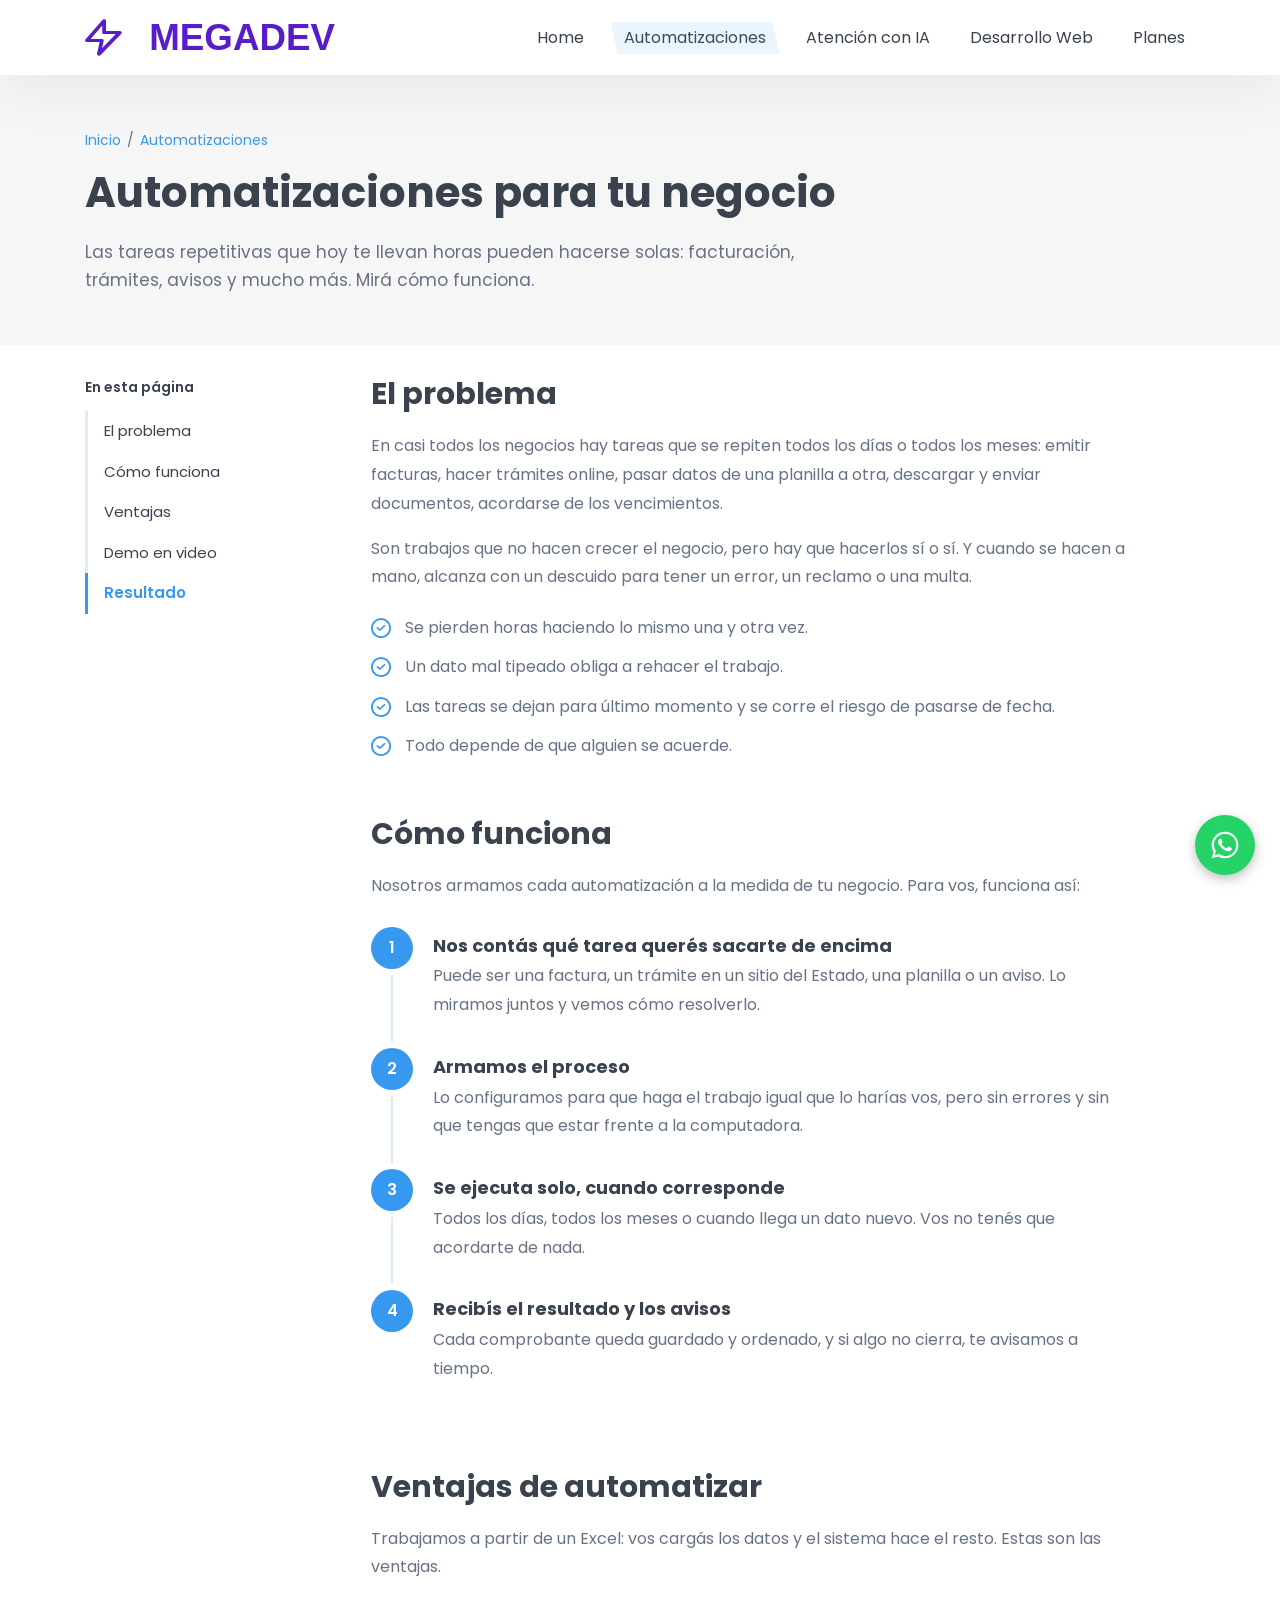
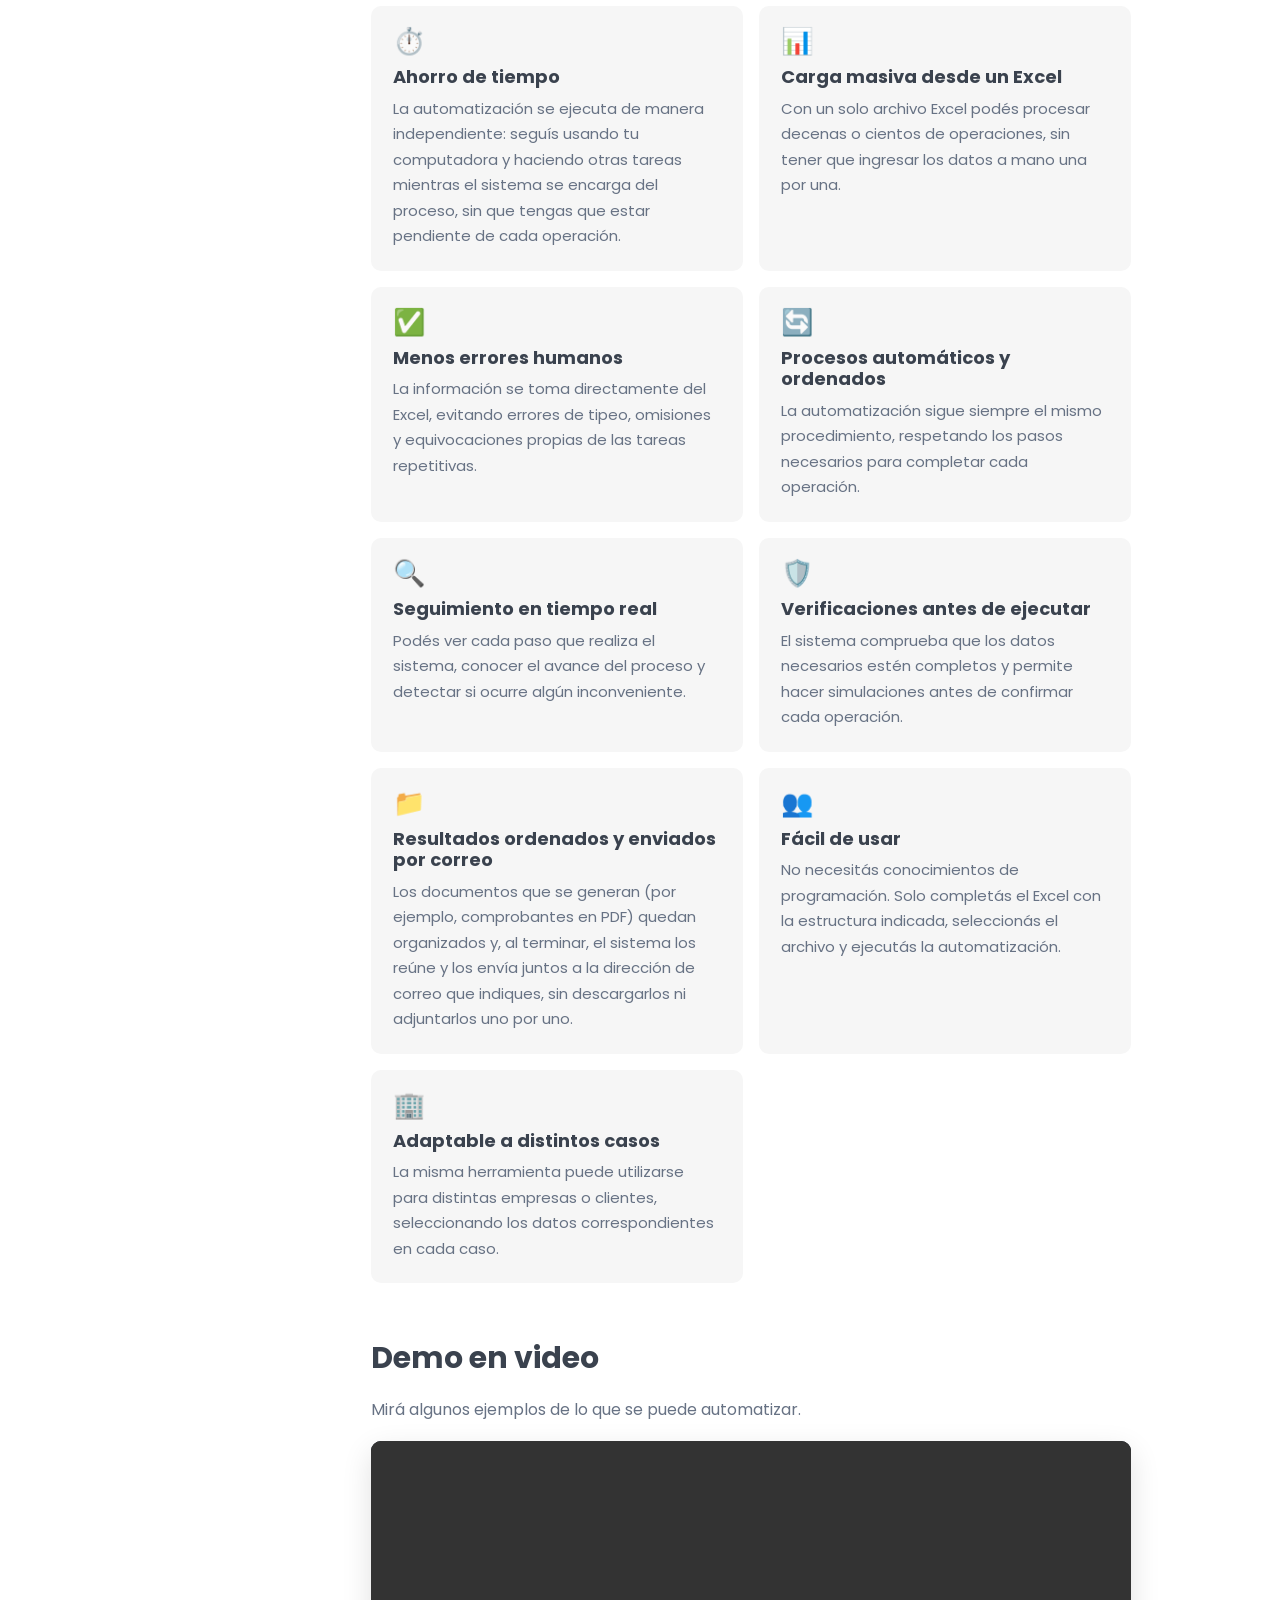
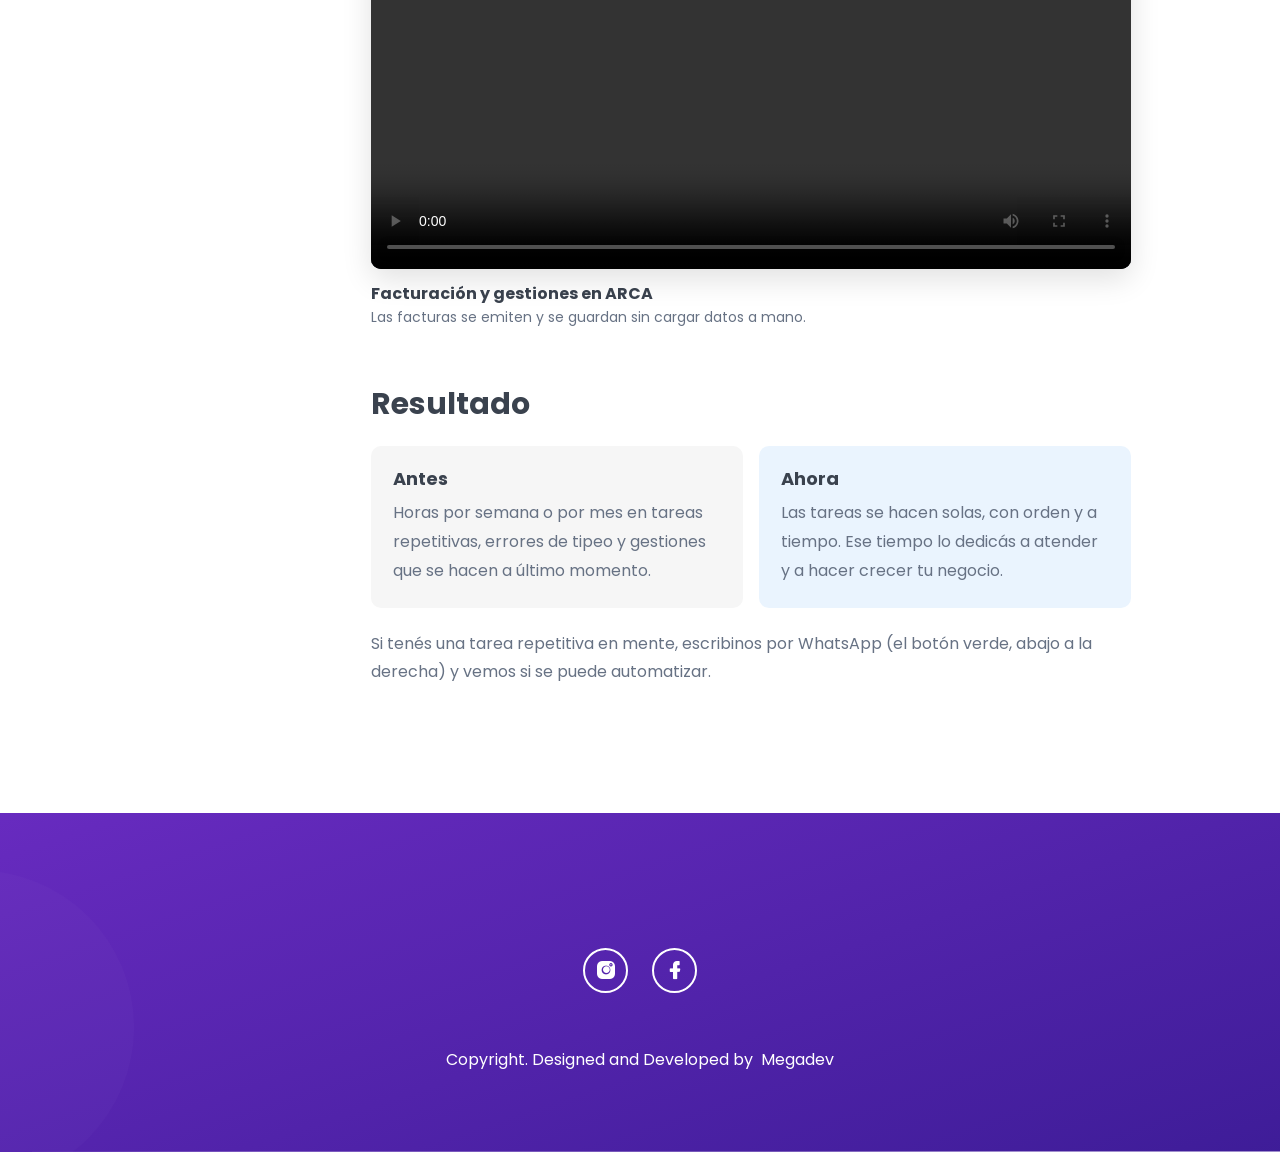
<file: casos/automatizaciones.html>
<!-- casos/automatizaciones.html -->
<!doctype html>
<html class="no-js" lang="es">

<head>
    <meta charset="utf-8">
    
    <!--====== Title ======-->
    <title>Automatizaciones para tu negocio | Megadev</title>
    
    <meta name="description" content="Automatizá facturación, trámites y avisos para ahorrar horas de trabajo y evitar errores. Mirá cómo funciona.">
    <meta name="viewport" content="width=device-width, initial-scale=1">

    <!--====== Favicon Icon ======-->
    <link rel="shortcut icon" href="../assets/images/favicon.png" type="image/png">
        
    <!--====== Line Icons CSS ======-->
    <link rel="stylesheet" href="../assets/css/LineIcons.2.0.css">
        
    <!--====== Bootstrap CSS ======-->
    <link rel="stylesheet" href="../assets/css/bootstrap.4.5.2.min.css">
    
    <!--====== Default CSS ======-->
    <link rel="stylesheet" href="../assets/css/default.css">
    
    <!--====== Style CSS ======-->
    <link rel="stylesheet" href="../assets/css/style.css">

    <!--====== Casos CSS (estilos extra de demos.html y casos/) ======-->
    <link rel="stylesheet" href="../assets/css/casos.css">
    
</head>

<body class="inner_page caso_page">
    <!--[if IE]>
    <p class="browserupgrade">You are using an <strong>outdated</strong> browser. Please <a href="https://browsehappy.com/">upgrade your browser</a> to improve your experience and security.</p>
  <![endif]-->

    <!--====== PRELOADER PART START ======-->

    <div class="preloader">
        <div class="loader">
            <div class="ytp-spinner">
                <div class="ytp-spinner-container">
                    <div class="ytp-spinner-rotator">
                        <div class="ytp-spinner-left">
                            <div class="ytp-spinner-circle"></div>
                        </div>
                        <div class="ytp-spinner-right">
                            <div class="ytp-spinner-circle"></div>
                        </div>
                    </div>
                </div>
            </div>
        </div>
    </div>

    <!--====== PRELOADER PART ENDS ======-->

    <!--====== WHATSAPP FLOAT BUTTON ======-->
    <a href="https://wa.me/5491153896519" class="whatsapp_float" target="_blank" rel="noopener noreferrer" aria-label="WhatsApp">
        <svg viewBox="0 0 32 32" xmlns="http://www.w3.org/2000/svg">
            <path fill="#FFF" d="M16.001 2.667C8.641 2.667 2.667 8.641 2.667 16c0 2.548.712 4.929 1.947 6.958L2.667 29.333l6.552-1.913A13.29 13.29 0 0016.001 29.333C23.361 29.333 29.334 23.36 29.334 16S23.361 2.667 16.001 2.667zm0 24.246a11.18 11.18 0 01-5.706-1.563l-.409-.243-4.233 1.235 1.256-4.13-.267-.424a11.174 11.174 0 01-1.71-5.788c0-6.169 5.02-11.189 11.19-11.189 6.169 0 11.189 5.02 11.189 11.189-.001 6.169-5.021 11.189-11.31 11.189z"/>
            <path fill="#FFF" d="M22.032 18.677c-.335-.168-1.98-.977-2.287-1.089-.307-.112-.53-.168-.754.168-.223.335-.865 1.089-1.06 1.313-.195.223-.39.251-.725.084-.335-.168-1.414-.521-2.694-1.663-.996-.888-1.668-1.985-1.863-2.32-.195-.335-.021-.517.147-.684.15-.15.335-.39.502-.586.168-.195.223-.335.335-.558.112-.223.056-.419-.028-.586-.084-.168-.754-1.816-1.033-2.487-.272-.653-.549-.564-.754-.575-.195-.01-.419-.012-.642-.012-.223 0-.586.084-.893.419-.307.335-1.171 1.145-1.171 2.792 0 1.647 1.199 3.238 1.366 3.462.168.223 2.362 3.605 5.722 5.055.799.345 1.423.551 1.909.705.802.255 1.532.219 2.109.133.643-.096 1.98-.809 2.259-1.591.279-.782.279-1.452.195-1.591-.084-.14-.307-.223-.642-.39z"/>
        </svg>
    </a>
    
    <!--====== HEADER PART START ======-->
    <!-- Menú de página interna: ya viene "sticky" (fijo, fondo blanco, logo oscuro).
         Los links a otras páginas NO llevan la clase "page-scroll". -->

    <section class="header_area">
        <div class="header_navbar sticky">
            <div class="container">
                <div class="row">
                    <div class="col-lg-12">
                        <nav class="navbar navbar-expand-lg">
                            <a class="navbar-brand" href="../index.html">
                                 <img src="../assets/images/logo-2.svg" alt="Megadev">
                            </a>
                            <button class="navbar-toggler" type="button" data-toggle="collapse" data-target="#navbarSupportedContent" aria-controls="navbarSupportedContent" aria-expanded="false" aria-label="Toggle navigation">
                                <span class="toggler-icon"></span>
                                <span class="toggler-icon"></span>
                                <span class="toggler-icon"></span>
                            </button>

                            <div class="collapse navbar-collapse sub-menu-bar" id="navbarSupportedContent">
                                <ul id="nav" class="navbar-nav ml-auto">
                                    <li class="nav-item">
                                        <a href="../index.html">Home</a>
                                    </li>
                                    <li class="nav-item active">
                                        <a href="../index.html#about">Automatizaciones</a>
                                    </li>
                                    <li class="nav-item">
                                        <a href="../index.html#abou">Atención con IA</a>
                                    </li>
                                    <li class="nav-item">
                                        <a href="../index.html#abo">Desarrollo Web</a>
                                    </li>
                                    <li class="nav-item">
                                        <a href="../index.html#pricing">Planes</a>
                                    </li>
                                </ul>
                            </div> <!-- navbar collapse -->
                        </nav> <!-- navbar -->
                    </div>
                </div> <!-- row -->
            </div> <!-- container -->
        </div> <!-- header navbar -->
    </section>

    <!--====== HEADER PART ENDS ======-->

    <main class="inner_main">

    <!--====== ENCABEZADO ======-->

    <section class="page_head gray-bg">
        <div class="container">
            <div class="caso_head_texto">
                <div class="caso_breadcrumb">
                    <a href="../index.html">Inicio</a><span>/</span><a href="../index.html#about">Automatizaciones</a>
                </div>
                <h1 class="title">Automatizaciones para tu negocio</h1>
                <p>Las tareas repetitivas que hoy te llevan horas pueden hacerse solas: facturación, trámites, avisos y mucho más. Mirá cómo funciona.</p>
            </div>
        </div>
    </section>

    <!--====== CONTENIDO ======-->

    <section class="caso_area">
        <div class="container">
            <div class="caso_layout">

                        <!-- ÍNDICE: cada href tiene que coincidir con el id de una sección (ver más abajo) -->
                        <nav class="caso_toc" aria-label="Índice de la página">
                            <p class="caso_toc_title">En esta página</p>
                            <ul>
                                <li><a class="page-scroll" href="#problema">El problema</a></li>
                                <li><a class="page-scroll" href="#como-funciona">Cómo funciona</a></li>
                                <li><a class="page-scroll" href="#ventajas">Ventajas</a></li>
                                <li><a class="page-scroll" href="#demo">Demo en video</a></li>
                                <li><a class="page-scroll" href="#resultado">Resultado</a></li>
                            </ul>
                        </nav>

                <div class="caso_content">

                    <!-- ============ 1. EL PROBLEMA ============ -->
                    <section class="caso_section">
                        <!-- ▶ NO BORRAR: este span es el punto de llegada del índice -->
                        <span id="problema" class="caso_anchor"></span>
                        <h2>El problema</h2>
                        <p>En casi todos los negocios hay tareas que se repiten todos los días o todos los meses: emitir facturas, hacer trámites online, pasar datos de una planilla a otra, descargar y enviar documentos, acordarse de los vencimientos.</p>
                        <p>Son trabajos que no hacen crecer el negocio, pero hay que hacerlos sí o sí. Y cuando se hacen a mano, alcanza con un descuido para tener un error, un reclamo o una multa.</p>
                        <ul class="caso_check">
                                <li><i class="lni lni-checkmark-circle"></i>Se pierden horas haciendo lo mismo una y otra vez.</li>
                                <li><i class="lni lni-checkmark-circle"></i>Un dato mal tipeado obliga a rehacer el trabajo.</li>
                                <li><i class="lni lni-checkmark-circle"></i>Las tareas se dejan para último momento y se corre el riesgo de pasarse de fecha.</li>
                                <li><i class="lni lni-checkmark-circle"></i>Todo depende de que alguien se acuerde.</li>
                        </ul>
                    </section>

                    <!-- ============ 2. CÓMO FUNCIONA ============ -->
                    <section class="caso_section">
                        <span id="como-funciona" class="caso_anchor"></span>
                        <h2>Cómo funciona</h2>
                        <p>Nosotros armamos cada automatización a la medida de tu negocio. Para vos, funciona así:</p>
                        <ol class="caso_steps">
                                <li>
                                    <h5>Nos contás qué tarea querés sacarte de encima</h5>
                                    <p>Puede ser una factura, un trámite en un sitio del Estado, una planilla o un aviso. Lo miramos juntos y vemos cómo resolverlo.</p>
                                </li>
                                <li>
                                    <h5>Armamos el proceso</h5>
                                    <p>Lo configuramos para que haga el trabajo igual que lo harías vos, pero sin errores y sin que tengas que estar frente a la computadora.</p>
                                </li>
                                <li>
                                    <h5>Se ejecuta solo, cuando corresponde</h5>
                                    <p>Todos los días, todos los meses o cuando llega un dato nuevo. Vos no tenés que acordarte de nada.</p>
                                </li>
                                <li>
                                    <h5>Recibís el resultado y los avisos</h5>
                                    <p>Cada comprobante queda guardado y ordenado, y si algo no cierra, te avisamos a tiempo.</p>
                                </li>
                        </ol>
                    </section>

                    <!-- ============ 2b. VENTAJAS ============ -->
                    <section class="caso_section">
                        <span id="ventajas" class="caso_anchor"></span>
                        <h2>Ventajas de automatizar</h2>
                        <p>Trabajamos a partir de un Excel: vos cargás los datos y el sistema hace el resto. Estas son las ventajas.</p>
                        <!-- ▶ Para sumar o quitar una ventaja, copiá o borrá un bloque "ventaja_card" completo -->
                        <div class="ventajas_grid">
                            <div class="ventaja_card">
                                <span class="ventaja_icon" aria-hidden="true">⏱️</span>
                                <h5>Ahorro de tiempo</h5>
                                <p>La automatización se ejecuta de manera independiente: seguís usando tu computadora y haciendo otras tareas mientras el sistema se encarga del proceso, sin que tengas que estar pendiente de cada operación.</p>
                            </div>
                            <div class="ventaja_card">
                                <span class="ventaja_icon" aria-hidden="true">📊</span>
                                <h5>Carga masiva desde un Excel</h5>
                                <p>Con un solo archivo Excel podés procesar decenas o cientos de operaciones, sin tener que ingresar los datos a mano una por una.</p>
                            </div>
                            <div class="ventaja_card">
                                <span class="ventaja_icon" aria-hidden="true">✅</span>
                                <h5>Menos errores humanos</h5>
                                <p>La información se toma directamente del Excel, evitando errores de tipeo, omisiones y equivocaciones propias de las tareas repetitivas.</p>
                            </div>
                            <div class="ventaja_card">
                                <span class="ventaja_icon" aria-hidden="true">🔄</span>
                                <h5>Procesos automáticos y ordenados</h5>
                                <p>La automatización sigue siempre el mismo procedimiento, respetando los pasos necesarios para completar cada operación.</p>
                            </div>
                            <div class="ventaja_card">
                                <span class="ventaja_icon" aria-hidden="true">🔍</span>
                                <h5>Seguimiento en tiempo real</h5>
                                <p>Podés ver cada paso que realiza el sistema, conocer el avance del proceso y detectar si ocurre algún inconveniente.</p>
                            </div>
                            <div class="ventaja_card">
                                <span class="ventaja_icon" aria-hidden="true">🛡️</span>
                                <h5>Verificaciones antes de ejecutar</h5>
                                <p>El sistema comprueba que los datos necesarios estén completos y permite hacer simulaciones antes de confirmar cada operación.</p>
                            </div>
                            <div class="ventaja_card">
                                <span class="ventaja_icon" aria-hidden="true">📁</span>
                                <h5>Resultados ordenados y enviados por correo</h5>
                                <p>Los documentos que se generan (por ejemplo, comprobantes en PDF) quedan organizados y, al terminar, el sistema los reúne y los envía juntos a la dirección de correo que indiques, sin descargarlos ni adjuntarlos uno por uno.</p>
                            </div>
                            <div class="ventaja_card">
                                <span class="ventaja_icon" aria-hidden="true">👥</span>
                                <h5>Fácil de usar</h5>
                                <p>No necesitás conocimientos de programación. Solo completás el Excel con la estructura indicada, seleccionás el archivo y ejecutás la automatización.</p>
                            </div>
                            <div class="ventaja_card">
                                <span class="ventaja_icon" aria-hidden="true">🏢</span>
                                <h5>Adaptable a distintos casos</h5>
                                <p>La misma herramienta puede utilizarse para distintas empresas o clientes, seleccionando los datos correspondientes en cada caso.</p>
                            </div>
                        </div>
                    </section>

                    <!-- ============ 3. DEMO EN VIDEO ============ -->
                    <section class="caso_section">
                        <span id="demo" class="caso_anchor"></span>
                        <h2>Demo en video</h2>
                        <p>Mirá algunos ejemplos de lo que se puede automatizar.</p>

                        <!-- ------------------------------------------------------------
                             VIDEO 1
                             ▶ Poné el archivo en assets/videos/ con este nombre exacto: automatizaciones-1.mp4
                             ▶ REEMPLAZAR: título y descripción corta del video
                             ▶ Para sumar otro video, copiá el bloque "video_block" completo.
                             ▶ Para usar YouTube: reemplazá el <video> por
                               <iframe class="embed-responsive-item" src="https://www.youtube-nocookie.com/embed/ID_DEL_VIDEO" title="..." loading="lazy" allowfullscreen></iframe>
                             ------------------------------------------------------------ -->
                        <div class="video_block">
                            <div class="embed-responsive embed-responsive-16by9">
                                <video class="embed-responsive-item" controls preload="metadata" playsinline>
                                    <source src="../assets/videos/automatizaciones-1.mp4" type="video/mp4">
                                    Tu navegador no puede reproducir este video.
                                </video>
                            </div>
                            <p class="video_caption"><strong>Facturación y gestiones en ARCA</strong>Las facturas se emiten y se guardan sin cargar datos a mano.</p>
                        </div>


                        <!-- ------------------------------------------------------------
                             VIDEO 2
                             ▶ Poné el archivo en assets/videos/ con este nombre exacto: automatizaciones-2.mp4
                             ▶ REEMPLAZAR: título y descripción corta del video
                             ▶ Para sumar otro video, copiá el bloque "video_block" completo.
                             ▶ Para usar YouTube: reemplazá el <video> por
                               <iframe class="embed-responsive-item" src="https://www.youtube-nocookie.com/embed/ID_DEL_VIDEO" title="..." loading="lazy" allowfullscreen></iframe>
                             ------------------------------------------------------------ -->
                        <!-- <div class="video_block">
                            <div class="embed-responsive embed-responsive-16by9">
                                <video class="embed-responsive-item" controls preload="metadata" playsinline>
                                    <source src="../assets/videos/automatizaciones-2.mp4" type="video/mp4">
                                    Tu navegador no puede reproducir este video.
                                </video>
                            </div>
                            <p class="video_caption"><strong>Boletas y trámites mensuales</strong>El trámite del mes se hace solo y el comprobante queda archivado.</p>
                        </div> -->


                        <!-- ------------------------------------------------------------
                             VIDEO 3
                             ▶ Poné el archivo en assets/videos/ con este nombre exacto: automatizaciones-3.mp4
                             ▶ REEMPLAZAR: título y descripción corta del video
                             ▶ Para sumar otro video, copiá el bloque "video_block" completo.
                             ▶ Para usar YouTube: reemplazá el <video> por
                               <iframe class="embed-responsive-item" src="https://www.youtube-nocookie.com/embed/ID_DEL_VIDEO" title="..." loading="lazy" allowfullscreen></iframe>
                             ------------------------------------------------------------ -->
                        <!-- <div class="video_block">
                            <div class="embed-responsive embed-responsive-16by9">
                                <video class="embed-responsive-item" controls preload="metadata" playsinline>
                                    <source src="../assets/videos/automatizaciones-3.mp4" type="video/mp4">
                                    Tu navegador no puede reproducir este video.
                                </video>
                            </div>
                            <p class="video_caption"><strong>Avisos y vencimientos</strong>Recordatorios automáticos antes de cada fecha importante.</p>
                        </div> -->

                    </section>

                    <!-- ============ 4. RESULTADO ============ -->
                    <section class="caso_section">
                        <span id="resultado" class="caso_anchor"></span>
                        <h2>Resultado</h2>
                        <div class="resultado_grid">
                            <div class="resultado_box">
                                <h5>Antes</h5>
                                <p>Horas por semana o por mes en tareas repetitivas, errores de tipeo y gestiones que se hacen a último momento.</p>
                            </div>
                            <div class="resultado_box ahora">
                                <h5>Ahora</h5>
                                <p>Las tareas se hacen solas, con orden y a tiempo. Ese tiempo lo dedicás a atender y a hacer crecer tu negocio.</p>
                            </div>
                        </div>
                        <p>Si tenés una tarea repetitiva en mente, escribinos por WhatsApp (el botón verde, abajo a la derecha) y vemos si se puede automatizar.</p>
                    </section>

                </div> <!-- caso content -->
            </div> <!-- caso layout -->
        </div> <!-- container -->
    </section>

    </main>

    <!--====== FOOTER PART START ======-->

    <section id="footer" class="footer_area pt-75 pb-80">
        <div class="container">
            <div class="row justify-content-center">
                <div class="col-lg-7">
                    <div class="footer_subscribe text-center">
                        
                    </div> <!-- footer subscribe -->
                    <div class="footer_social text-center mt-60">
                        <ul>
                            <li><a href="#"><span class="lni lni-instagram-filled"></span></a></li>
                            <li><a href="#"><span class="lni lni-facebook-filled"></span></a></li>

                        </ul>
                    </div> <!-- footer social -->
                    <div class="footer_copyright text-center mt-55">
                        <p>Copyright. Designed and Developed by <a href="" target="_blank" rel="nofollow"></a> <a href="" target="_blank">Megadev</a></p>
                    </div> <!-- footer copyright -->
                </div>
            </div> <!-- row -->
        </div> <!-- container -->
    </section>

    <!--====== FOOTER PART ENDS ======-->

    <!--====== BACK TOP TOP PART START ======-->

    <a href="#" class="back-to-top"><i class="lni lni-chevron-up"></i></a>

    <!--====== BACK TOP TOP PART ENDS ======-->

    <!--====== Jquery js ======-->
    <script src="../assets/js/vendor/jquery-1.12.4.min.js"></script>
    <script src="../assets/js/vendor/modernizr-3.7.1.min.js"></script>
    
    <!--====== Bootstrap js ======-->
    <script src="../assets/js/popper.min.js"></script>
    <script src="../assets/js/bootstrap.4.5.2.min.js"></script>

    <!--====== Scrolling Nav js ======-->
    <script src="../assets/js/jquery.easing.min.js"></script>
    <script src="../assets/js/scrolling-nav.js"></script>
    
    <!--====== Main js ======-->
    <script src="../assets/js/main.js"></script>
    
</body>

</html>
</file>
<file: assets/css/default.css>
/* Deafult Margin & Padding */
/*-- Margin Top --*/
.mt-5 {
	margin-top: 5px;
}
.mt-10 {
	margin-top: 10px;
}
.mt-15 {
	margin-top: 15px;
}
.mt-20 {
	margin-top: 20px;
}
.mt-25 {
	margin-top: 25px;
}
.mt-30 {
	margin-top: 30px;
}
.mt-35 {
	margin-top: 35px;
}
.mt-40 {
	margin-top: 40px;
}
.mt-45 {
	margin-top: 45px;
}
.mt-50 {
	margin-top: 50px;
}
.mt-55 {
	margin-top: 55px;
}
.mt-60 {
	margin-top: 60px;
}
.mt-65 {
	margin-top: 65px;
}
.mt-70 {
	margin-top: 70px;
}
.mt-75 {
	margin-top: 75px;
}
.mt-80 {
	margin-top: 80px;
}
.mt-85 {
	margin-top: 85px;
}
.mt-90 {
	margin-top: 90px;
}
.mt-95 {
	margin-top: 95px;
}
.mt-100 {
	margin-top: 100px;
}
.mt-105 {
	margin-top: 105px;
}
.mt-110 {
	margin-top: 110px;
}
.mt-115 {
	margin-top: 115px;
}
.mt-120 {
	margin-top: 120px;
}
.mt-125 {
	margin-top: 125px;
}
.mt-130 {
	margin-top: 130px;
}
.mt-135 {
	margin-top: 135px;
}
.mt-140 {
	margin-top: 140px;
}
.mt-145 {
	margin-top: 145px;
}
.mt-150 {
	margin-top: 150px;
}
.mt-155 {
	margin-top: 155px;
}
.mt-160 {
	margin-top: 160px;
}
.mt-165 {
	margin-top: 165px;
}
.mt-170 {
	margin-top: 170px;
}
.mt-175 {
	margin-top: 175px;
}
.mt-180 {
	margin-top: 180px;
}
.mt-185 {
	margin-top: 185px;
}
.mt-190 {
	margin-top: 190px;
}
.mt-195 {
	margin-top: 195px;
}
.mt-200 {
	margin-top: 200px;
}
/*-- Margin Bottom --*/

.mb-5 {
	margin-bottom: 5px;
}
.mb-10 {
	margin-bottom: 10px;
}
.mb-15 {
	margin-bottom: 15px;
}
.mb-20 {
	margin-bottom: 20px;
}
.mb-25 {
	margin-bottom: 25px;
}
.mb-30 {
	margin-bottom: 30px;
}
.mb-35 {
	margin-bottom: 35px;
}
.mb-40 {
	margin-bottom: 40px;
}
.mb-45 {
	margin-bottom: 45px;
}
.mb-50 {
	margin-bottom: 50px;
}
.mb-55 {
	margin-bottom: 55px;
}
.mb-60 {
	margin-bottom: 60px;
}
.mb-65 {
	margin-bottom: 65px;
}
.mb-70 {
	margin-bottom: 70px;
}
.mb-75 {
	margin-bottom: 75px;
}
.mb-80 {
	margin-bottom: 80px;
}
.mb-85 {
	margin-bottom: 85px;
}
.mb-90 {
	margin-bottom: 90px;
}
.mb-95 {
	margin-bottom: 95px;
}
.mb-100 {
	margin-bottom: 100px;
}
.mb-105 {
	margin-bottom: 105px;
}
.mb-110 {
	margin-bottom: 110px;
}
.mb-115 {
	margin-bottom: 115px;
}
.mb-120 {
	margin-bottom: 120px;
}
.mb-125 {
	margin-bottom: 125px;
}
.mb-130 {
	margin-bottom: 130px;
}
.mb-135 {
	margin-bottom: 135px;
}
.mb-140 {
	margin-bottom: 140px;
}
.mb-145 {
	margin-bottom: 145px;
}
.mb-150 {
	margin-bottom: 150px;
}
.mb-155 {
	margin-bottom: 155px;
}
.mb-160 {
	margin-bottom: 160px;
}
.mb-165 {
	margin-bottom: 165px;
}
.mb-170 {
	margin-bottom: 170px;
}
.mb-175 {
	margin-bottom: 175px;
}
.mb-180 {
	margin-bottom: 180px;
}
.mb-185 {
	margin-bottom: 185px;
}
.mb-190 {
	margin-bottom: 190px;
}
.mb-195 {
	margin-bottom: 195px;
}
.mb-200 {
	margin-bottom: 200px;
}
/*-- margin left --*/
.ml-5 {
	margin-left: 5px;
}
.ml-10 {
	margin-left: 10px;
}
.ml-15 {
	margin-left: 15px;
}
.ml-20 {
	margin-left: 20px;
}
.ml-25 {
	margin-left: 25px;
}
.ml-30 {
	margin-left: 30px;
}
.ml-35 {
	margin-left: 35px;
}
.ml-40 {
	margin-left: 40px;
}
.ml-45 {
	margin-left: 45px;
}
.ml-50 {
	margin-left: 50px;
}
.ml-55 {
	margin-left: 55px;
}
.ml-60 {
	margin-left: 60px;
}
.ml-65 {
	margin-left: 65px;
}
.ml-70 {
	margin-left: 70px;
}
.ml-75 {
	margin-left: 75px;
}
.ml-80 {
	margin-left: 80px;
}
.ml-85 {
	margin-left: 85px;
}
.ml-90 {
	margin-left: 90px;
}
.ml-95 {
	margin-left: 95px;
}
.ml-100 {
	margin-left: 100px;
}
.ml-105 {
	margin-left: 105px;
}
.ml-110 {
	margin-left: 110px;
}
.ml-115 {
	margin-left: 115px;
}
.ml-120 {
	margin-left: 120px;
}
.ml-125 {
	margin-left: 125px;
}
.ml-130 {
	margin-left: 130px;
}
.ml-135 {
	margin-left: 135px;
}
.ml-140 {
	margin-left: 140px;
}
.ml-145 {
	margin-left: 145px;
}
.ml-150 {
	margin-left: 150px;
}
.ml-155 {
	margin-left: 155px;
}
.ml-160 {
	margin-left: 160px;
}
.ml-165 {
	margin-left: 165px;
}
.ml-170 {
	margin-left: 170px;
}
.ml-175 {
	margin-left: 175px;
}
.ml-180 {
	margin-left: 180px;
}
.ml-185 {
	margin-left: 185px;
}
.ml-190 {
	margin-left: 190px;
}
.ml-195 {
	margin-left: 195px;
}
.ml-200 {
	margin-left: 200px;
}
/*-- margin right --*/
.mr-5 {
	margin-right: 5px;
}
.mr-10 {
	margin-right: 10px;
}
.mr-15 {
	margin-right: 15px;
}
.mr-20 {
	margin-right: 20px;
}
.mr-25 {
	margin-right: 25px;
}
.mr-30 {
	margin-right: 30px;
}
.mr-35 {
	margin-right: 35px;
}
.mr-40 {
	margin-right: 40px;
}
.mr-45 {
	margin-right: 45px;
}
.mr-50 {
	margin-right: 50px;
}
.mr-55 {
	margin-right: 55px;
}
.mr-60 {
	margin-right: 60px;
}
.mr-65 {
	margin-right: 65px;
}
.mr-70 {
	margin-right: 70px;
}
.mr-75 {
	margin-right: 75px;
}
.mr-80 {
	margin-right: 80px;
}
.mr-85 {
	margin-right: 85px;
}
.mr-90 {
	margin-right: 90px;
}
.mr-95 {
	margin-right: 95px;
}
.mr-100 {
	margin-right: 100px;
}
.mr-105 {
	margin-right: 105px;
}
.mr-110 {
	margin-right: 110px;
}
.mr-115 {
	margin-right: 115px;
}
.mr-120 {
	margin-right: 120px;
}
.mr-125 {
	margin-right: 125px;
}
.mr-130 {
	margin-right: 130px;
}
.mr-135 {
	margin-right: 135px;
}
.mr-140 {
	margin-right: 140px;
}
.mr-145 {
	margin-right: 145px;
}
.mr-150 {
	margin-right: 150px;
}
.mr-155 {
	margin-right: 155px;
}
.mr-160 {
	margin-right: 160px;
}
.mr-165 {
	margin-right: 165px;
}
.mr-170 {
	margin-right: 170px;
}
.mr-175 {
	margin-right: 175px;
}
.mr-180 {
	margin-right: 180px;
}
.mr-185 {
	margin-right: 185px;
}
.mr-190 {
	margin-right: 190px;
}
.mr-195 {
	margin-right: 195px;
}
.mr-200 {
	margin-right: 200px;
}


/*-- Padding Top --*/

.pt-5 {
	padding-top: 5px;
}
.pt-10 {
	padding-top: 10px;
}
.pt-15 {
	padding-top: 15px;
}
.pt-20 {
	padding-top: 20px;
}
.pt-25 {
	padding-top: 25px;
}
.pt-30 {
	padding-top: 30px;
}
.pt-35 {
	padding-top: 35px;
}
.pt-40 {
	padding-top: 40px;
}
.pt-45 {
	padding-top: 45px;
}
.pt-50 {
	padding-top: 50px;
}
.pt-55 {
	padding-top: 55px;
}
.pt-60 {
	padding-top: 60px;
}
.pt-65 {
	padding-top: 65px;
}
.pt-70 {
	padding-top: 70px;
}
.pt-75 {
	padding-top: 75px;
}
.pt-80 {
	padding-top: 80px;
}
.pt-85 {
	padding-top: 85px;
}
.pt-90 {
	padding-top: 90px;
}
.pt-95 {
	padding-top: 95px;
}
.pt-100 {
	padding-top: 100px;
}
.pt-105 {
	padding-top: 105px;
}
.pt-110 {
	padding-top: 110px;
}
.pt-115 {
	padding-top: 115px;
}
.pt-120 {
	padding-top: 120px;
}
.pt-125 {
	padding-top: 125px;
}
.pt-130 {
	padding-top: 130px;
}
.pt-135 {
	padding-top: 135px;
}
.pt-140 {
	padding-top: 140px;
}
.pt-145 {
	padding-top: 145px;
}
.pt-150 {
	padding-top: 150px;
}
.pt-155 {
	padding-top: 155px;
}
.pt-160 {
	padding-top: 160px;
}
.pt-165 {
	padding-top: 165px;
}
.pt-170 {
	padding-top: 170px;
}
.pt-175 {
	padding-top: 175px;
}
.pt-180 {
	padding-top: 180px;
}
.pt-185 {
	padding-top: 185px;
}
.pt-190 {
	padding-top: 190px;
}
.pt-195 {
	padding-top: 195px;
}
.pt-200 {
	padding-top: 200px;
}
/*-- Padding Bottom --*/

.pb-5 {
	padding-bottom: 5px;
}
.pb-10 {
	padding-bottom: 10px;
}
.pb-15 {
	padding-bottom: 15px;
}
.pb-20 {
	padding-bottom: 20px;
}
.pb-25 {
	padding-bottom: 25px;
}
.pb-30 {
	padding-bottom: 30px;
}
.pb-35 {
	padding-bottom: 35px;
}
.pb-40 {
	padding-bottom: 40px;
}
.pb-45 {
	padding-bottom: 45px;
}
.pb-50 {
	padding-bottom: 50px;
}
.pb-55 {
	padding-bottom: 55px;
}
.pb-60 {
	padding-bottom: 60px;
}
.pb-65 {
	padding-bottom: 65px;
}
.pb-70 {
	padding-bottom: 70px;
}
.pb-75 {
	padding-bottom: 75px;
}
.pb-80 {
	padding-bottom: 80px;
}
.pb-85 {
	padding-bottom: 85px;
}
.pb-90 {
	padding-bottom: 90px;
}
.pb-95 {
	padding-bottom: 95px;
}
.pb-100 {
	padding-bottom: 100px;
}
.pb-105 {
	padding-bottom: 105px;
}
.pb-110 {
	padding-bottom: 110px;
}
.pb-115 {
	padding-bottom: 115px;
}
.pb-120 {
	padding-bottom: 120px;
}
.pb-125 {
	padding-bottom: 125px;
}
.pb-130 {
	padding-bottom: 130px;
}
.pb-135 {
	padding-bottom: 135px;
}
.pb-140 {
	padding-bottom: 140px;
}
.pb-145 {
	padding-bottom: 145px;
}
.pb-150 {
	padding-bottom: 150px;
}
.pb-155 {
	padding-bottom: 155px;
}
.pb-160 {
	padding-bottom: 160px;
}
.pb-165 {
	padding-bottom: 165px;
}
.pb-170 {
	padding-bottom: 170px;
}
.pb-175 {
	padding-bottom: 175px;
}
.pb-180 {
	padding-bottom: 180px;
}
.pb-185 {
	padding-bottom: 185px;
}
.pb-190 {
	padding-bottom: 190px;
}
.pb-195 {
	padding-bottom: 195px;
}
.pb-200 {
	padding-bottom: 200px;
}

/*-- Padding left --*/

.pl-0 {
	padding-left: 0px;
}
.pl-5 {
	padding-left: 5px;
}
.pl-10 {
	padding-left: 10px;
}
.pl-15 {
	padding-left: 15px;
}
.pl-20 {
	padding-left: 20px;
}
.pl-25 {
	padding-left: 25px;
}
.pl-30 {
	padding-left: 30px;
}
.pl-35 {
	padding-left: 35px;
}
.pl-40 {
	padding-left: 40px;
}
.pl-45 {
	padding-left: 45px;
}
.pl-50 {
	padding-left: 50px;
}
.pl-55 {
	padding-left: 55px;
}
.pl-60 {
	padding-left: 60px;
}
.pl-65 {
	padding-left: 65px;
}
.pl-70 {
	padding-left: 70px;
}
.pl-75 {
	padding-left: 75px;
}
.pl-80 {
	padding-left: 80px;
}
.pl-85 {
	padding-left: 85px;
}
.pl-90 {
	padding-left: 90px;
}
.pl-100 {
	padding-left: 100px;
}
.pl-105 {
	padding-left: 105px;
}
.pl-110 {
	padding-left: 110px;
}
.pl-115 {
	padding-left: 115px;
}
.pl-120 {
	padding-left: 120px;
}
.pl-125 {
	padding-left: 125px;
}
/*-- Padding right --*/

.pr-0 {
	padding-right: 0px;
}
.pr-5 {
	padding-right: 5px;
}
.pr-10 {
	padding-right: 10px;
}
.pr-15 {
	padding-right: 15px;
}
.pr-20 {
	padding-right: 20px;
}
.pr-25 {
	padding-right: 25px;
}
.pr-30 {
	padding-right: 30px;
}
.pr-35 {
	padding-right: 35px;
}
.pr-40 {
	padding-right: 40px;
}
.pr-45 {
	padding-right: 45px;
}
.pr-50 {
	padding-right: 50px;
}
.pr-55 {
	padding-right: 55px;
}
.pr-60 {
	padding-right: 60px;
}
.pr-65 {
	padding-right: 65px;
}
.pr-70 {
	padding-right: 70px;
}
.pr-75 {
	padding-right: 75px;
}
.pr-80 {
	padding-right: 80px;
}
.pr-85 {
	padding-right: 85px;
}
.pr-90 {
	padding-right: 90px;
}
.pr-95 {
	padding-right: 95px;
}
.pr-100 {
	padding-right: 100px;
}
.pr-105 {
	padding-right: 105px;
}
/* Background Color */

.gray-bg {
	background: #f6f6f6;
}
.white-bg {
	background: #fff;
}
.black-bg {
	background: #222;
}
/* Color */

.white {
	color: #fff;
}
.black {
	color: #222;
}
/* black overlay */

[data-overlay] {
	position: relative;
}
[data-overlay]::before {
	background: #000 none repeat scroll 0 0;
	content: "";
	height: 100%;
	left: 0;
	position: absolute;
	top: 0;
	width: 100%;
	z-index: 1;
}
[data-overlay="3"]::before {
	opacity: 0.3;
}
[data-overlay="4"]::before {
	opacity: 0.4;
}
[data-overlay="5"]::before {
	opacity: 0.5;
}
[data-overlay="6"]::before {
	opacity: 0.6;
}
[data-overlay="7"]::before {
	opacity: 0.7;
}
[data-overlay="8"]::before {
	opacity: 0.8;
}
[data-overlay="9"]::before {
	opacity: 0.9;
}
</file>
<file: assets/css/style.css>
/*-----------------------------------------------------------------------------------

    Template Name: Advanced App Landing Page Template
    Author: UIdeck
    Version: 1.0

-----------------------------------------------------------------------------------

    CSS INDEX
    ===================

    01. Theme default CSS
	02. Header
    03. Hero
	04. Footer

 
-----------------------------------------------------------------------------------*/
/*===========================
      01.COMMON css 
===========================*/
@import url("https://fonts.googleapis.com/css?family=Poppins:300,400,500,600,700&display=swap");
body {
  font-family: "Poppins", sans-serif;
  font-weight: normal;
  font-style: normal;
  color: #677284;
}

* {
  margin: 0;
  padding: 0;
  -webkit-box-sizing: border-box;
  box-sizing: border-box;
}

img {
  max-width: 100%;
}

a:focus,
input:focus,
textarea:focus,
button:focus {
  text-decoration: none;
  outline: none;
}

.navbar-brand img {
  height: 55px;
  width: auto;
  max-width: none;
}

a:focus,
a:hover {
  text-decoration: none;
}

i,
span,
a {
  display: inline-block;
}

audio,
canvas,
iframe,
img,
svg,
video {
  vertical-align: middle;
}

h1,
h2,
h3,
h4,
h5,
h6 {
  font-family: "Poppins", sans-serif;
  font-weight: 700;
  color: #3A424E;
  margin: 0px;
}

h1 {
  font-size: 48px;
}

h2 {
  font-size: 36px;
}

h3 {
  font-size: 28px;
}

h4 {
  font-size: 22px;
}

h5 {
  font-size: 18px;
}

h6 {
  font-size: 16px;
}

ul, ol {
  margin: 0px;
  padding: 0px;
  list-style-type: none;
}

p {
  font-size: 16px;
  font-weight: 400;
  line-height: 24px;
  color: #677284;
  margin: 0px;
}

.bg_cover {
  background-position: center center;
  background-size: cover;
  background-repeat: no-repeat;
  width: 100%;
  height: 100%;
}

/*===== All Button Style =====*/
.main-btn {
  display: inline-block;
  font-weight: 500;
  text-align: center;
  white-space: nowrap;
  vertical-align: middle;
  -webkit-user-select: none;
  -moz-user-select: none;
  -ms-user-select: none;
  user-select: none;
  border: 0;
  padding: 0 25px;
  font-size: 16px;
  height: 55px;
  line-height: 55px;
  border-radius: 5px;
  color: #fff;
  cursor: pointer;
  z-index: 5;
  -webkit-transition: all 0.4s ease-out 0s;
  transition: all 0.4s ease-out 0s;
  background-color: #3698EE;
}

@media (max-width: 767px) {
  .main-btn {
    padding: 0 15px;
    height: 45px;
    line-height: 45px;
    font-size: 14px;
  }
}

.main-btn:hover {
  background-color: rgba(54, 152, 238, 0.8);
  color: #fff;
  -webkit-box-shadow: 0 5px 15px rgba(0, 0, 0, 0.2);
  box-shadow: 0 5px 15px rgba(0, 0, 0, 0.2);
}

.main-btn.main-btn-2 {
  background-color: transparent;
  color: #fff;
  border: 2px solid #fff;
  line-height: 53px;
}

@media (max-width: 767px) {
  .main-btn.main-btn-2 {
    line-height: 41px;
  }
}

.main-btn.main-btn-2:hover {
  -webkit-box-shadow: 0 5px 15px rgba(0, 0, 0, 0.2);
  box-shadow: 0 5px 15px rgba(0, 0, 0, 0.2);
}

/*===== All Section Title Style =====*/
.section_title .title {
  font-size: 44px;
  font-weight: 700;
}

@media (max-width: 767px) {
  .section_title .title {
    font-size: 32px;
  }
}

.section_title p {
  margin-top: 25px;
}

/*===== All Slick Slide Outline Style =====*/
.slick-slide {
  outline: 0;
}

/*===== All Preloader Style =====*/
.preloader {
  /* Body Overlay */
  position: fixed;
  top: 0;
  left: 0;
  display: table;
  height: 100%;
  width: 100%;
  /* Change Background Color */
  background: #fff;
  z-index: 99999;
}

.preloader .loader {
  display: table-cell;
  vertical-align: middle;
  text-align: center;
}

.preloader .loader .ytp-spinner {
  position: absolute;
  left: 50%;
  top: 50%;
  width: 64px;
  margin-left: -32px;
  z-index: 18;
  pointer-events: none;
}

.preloader .loader .ytp-spinner .ytp-spinner-container {
  pointer-events: none;
  position: absolute;
  width: 100%;
  padding-bottom: 100%;
  top: 50%;
  left: 50%;
  margin-top: -50%;
  margin-left: -50%;
  -webkit-animation: ytp-spinner-linspin 1568.2353ms linear infinite;
  animation: ytp-spinner-linspin 1568.2353ms linear infinite;
}

.preloader .loader .ytp-spinner .ytp-spinner-container .ytp-spinner-rotator {
  position: absolute;
  width: 100%;
  height: 100%;
  -webkit-animation: ytp-spinner-easespin 5332ms cubic-bezier(0.4, 0, 0.2, 1) infinite both;
  animation: ytp-spinner-easespin 5332ms cubic-bezier(0.4, 0, 0.2, 1) infinite both;
}

.preloader .loader .ytp-spinner .ytp-spinner-container .ytp-spinner-rotator .ytp-spinner-left {
  position: absolute;
  top: 0;
  left: 0;
  bottom: 0;
  overflow: hidden;
  right: 50%;
}

.preloader .loader .ytp-spinner .ytp-spinner-container .ytp-spinner-rotator .ytp-spinner-right {
  position: absolute;
  top: 0;
  right: 0;
  bottom: 0;
  overflow: hidden;
  left: 50%;
}

.preloader .loader .ytp-spinner-circle {
  -webkit-box-sizing: border-box;
          box-sizing: border-box;
  position: absolute;
  width: 200%;
  height: 100%;
  border-style: solid;
  /* Spinner Color */
  border-color: #3698EE #3698EE #F7F8F9;
  border-radius: 50%;
  border-width: 6px;
}

.preloader .loader .ytp-spinner-left .ytp-spinner-circle {
  left: 0;
  right: -100%;
  border-right-color: #F7F8F9;
  -webkit-animation: ytp-spinner-left-spin 1333ms cubic-bezier(0.4, 0, 0.2, 1) infinite both;
  animation: ytp-spinner-left-spin 1333ms cubic-bezier(0.4, 0, 0.2, 1) infinite both;
}

.preloader .loader .ytp-spinner-right .ytp-spinner-circle {
  left: -100%;
  right: 0;
  border-left-color: #F7F8F9;
  -webkit-animation: ytp-right-spin 1333ms cubic-bezier(0.4, 0, 0.2, 1) infinite both;
  animation: ytp-right-spin 1333ms cubic-bezier(0.4, 0, 0.2, 1) infinite both;
}

/* Preloader Animations */
@-webkit-keyframes ytp-spinner-linspin {
  to {
    -webkit-transform: rotate(360deg);
    transform: rotate(360deg);
  }
}

@keyframes ytp-spinner-linspin {
  to {
    -webkit-transform: rotate(360deg);
    transform: rotate(360deg);
  }
}

@-webkit-keyframes ytp-spinner-easespin {
  12.5% {
    -webkit-transform: rotate(135deg);
    transform: rotate(135deg);
  }
  25% {
    -webkit-transform: rotate(270deg);
    transform: rotate(270deg);
  }
  37.5% {
    -webkit-transform: rotate(405deg);
    transform: rotate(405deg);
  }
  50% {
    -webkit-transform: rotate(540deg);
    transform: rotate(540deg);
  }
  62.5% {
    -webkit-transform: rotate(675deg);
    transform: rotate(675deg);
  }
  75% {
    -webkit-transform: rotate(810deg);
    transform: rotate(810deg);
  }
  87.5% {
    -webkit-transform: rotate(945deg);
    transform: rotate(945deg);
  }
  to {
    -webkit-transform: rotate(1080deg);
    transform: rotate(1080deg);
  }
}

@keyframes ytp-spinner-easespin {
  12.5% {
    -webkit-transform: rotate(135deg);
    transform: rotate(135deg);
  }
  25% {
    -webkit-transform: rotate(270deg);
    transform: rotate(270deg);
  }
  37.5% {
    -webkit-transform: rotate(405deg);
    transform: rotate(405deg);
  }
  50% {
    -webkit-transform: rotate(540deg);
    transform: rotate(540deg);
  }
  62.5% {
    -webkit-transform: rotate(675deg);
    transform: rotate(675deg);
  }
  75% {
    -webkit-transform: rotate(810deg);
    transform: rotate(810deg);
  }
  87.5% {
    -webkit-transform: rotate(945deg);
    transform: rotate(945deg);
  }
  to {
    -webkit-transform: rotate(1080deg);
    transform: rotate(1080deg);
  }
}

@-webkit-keyframes ytp-spinner-left-spin {
  0% {
    -webkit-transform: rotate(130deg);
    transform: rotate(130deg);
  }
  50% {
    -webkit-transform: rotate(-5deg);
    transform: rotate(-5deg);
  }
  to {
    -webkit-transform: rotate(130deg);
    transform: rotate(130deg);
  }
}

@keyframes ytp-spinner-left-spin {
  0% {
    -webkit-transform: rotate(130deg);
    transform: rotate(130deg);
  }
  50% {
    -webkit-transform: rotate(-5deg);
    transform: rotate(-5deg);
  }
  to {
    -webkit-transform: rotate(130deg);
    transform: rotate(130deg);
  }
}

@-webkit-keyframes ytp-right-spin {
  0% {
    -webkit-transform: rotate(-130deg);
    transform: rotate(-130deg);
  }
  50% {
    -webkit-transform: rotate(5deg);
    transform: rotate(5deg);
  }
  to {
    -webkit-transform: rotate(-130deg);
    transform: rotate(-130deg);
  }
}

@keyframes ytp-right-spin {
  0% {
    -webkit-transform: rotate(-130deg);
    transform: rotate(-130deg);
  }
  50% {
    -webkit-transform: rotate(5deg);
    transform: rotate(5deg);
  }
  to {
    -webkit-transform: rotate(-130deg);
    transform: rotate(-130deg);
  }
}

/*===========================
        02.HEADER css 
===========================*/
/*===== NAVBAR =====*/
.header_navbar {
  position: absolute;
  top: 0;
  left: 0;
  width: 100%;
  z-index: 99;
  -webkit-transition: all 0.3s ease-out 0s;
  transition: all 0.3s ease-out 0s;
}

.sticky {
  position: fixed;
  z-index: 999;
  background-color: #fff;
  -webkit-box-shadow: 0px 20px 50px 0px rgba(0, 0, 0, 0.05);
  box-shadow: 0px 20px 50px 0px rgba(0, 0, 0, 0.05);
  -webkit-transition: all 0.3s ease-out 0s;
  transition: all 0.3s ease-out 0s;
}

.sticky .navbar {
  padding: 10px 0;
}

.navbar {
  padding: 25px 0;
  border-radius: 5px;
  position: relative;
  -webkit-transition: all 0.3s ease-out 0s;
  transition: all 0.3s ease-out 0s;
}

.navbar-brand {
  padding: 0;
}

.navbar-toggler {
  padding: 0;
}

.navbar-toggler .toggler-icon {
  width: 30px;
  height: 2px;
  background-color: #fff;
  display: block;
  margin: 5px 0;
  position: relative;
  -webkit-transition: all 0.3s ease-out 0s;
  transition: all 0.3s ease-out 0s;
}

.navbar-toggler.active .toggler-icon:nth-of-type(1) {
  -webkit-transform: rotate(45deg);
  transform: rotate(45deg);
  top: 7px;
}

.navbar-toggler.active .toggler-icon:nth-of-type(2) {
  opacity: 0;
}

.navbar-toggler.active .toggler-icon:nth-of-type(3) {
  -webkit-transform: rotate(135deg);
  transform: rotate(135deg);
  top: -7px;
}

@media only screen and (min-width: 768px) and (max-width: 991px) {
  .navbar-collapse {
    position: absolute;
    top: 100%;
    left: 0;
    width: 100%;
    background-color: #fff;
    z-index: 9;
    -webkit-box-shadow: 0px 15px 20px 0px rgba(34, 34, 34, 0.1);
    box-shadow: 0px 15px 20px 0px rgba(34, 34, 34, 0.1);
    padding: 5px 12px;
  }
}

@media (max-width: 767px) {
  .navbar-collapse {
    position: absolute;
    top: 100%;
    left: 0;
    width: 100%;
    background-color: #fff;
    z-index: 9;
    -webkit-box-shadow: 0px 15px 20px 0px rgba(34, 34, 34, 0.1);
    box-shadow: 0px 15px 20px 0px rgba(34, 34, 34, 0.1);
    padding: 5px 12px;
  }
}

.navbar-nav .nav-item {
  margin-left: 20px;
  position: relative;
}

@media only screen and (min-width: 768px) and (max-width: 991px) {
  .navbar-nav .nav-item {
    margin: 0;
  }
}

@media (max-width: 767px) {
  .navbar-nav .nav-item {
    margin: 0;
  }
}

.navbar-nav .nav-item a {
  font-size: 16px;
  color: #fff;
  -webkit-transition: all 0.3s ease-out 0s;
  transition: all 0.3s ease-out 0s;
  padding: 4px 10px;
  position: relative;
}

@media only screen and (min-width: 768px) and (max-width: 991px) {
  .navbar-nav .nav-item a {
    color: #3A424E;
  }
}

@media (max-width: 767px) {
  .navbar-nav .nav-item a {
    color: #3A424E;
  }
}

.navbar-nav .nav-item a::before {
  position: absolute;
  content: '';
  width: 0;
  height: 100%;
  background-color: rgba(255, 255, 255, 0.1);
  left: 110%;
  left: 0;
  bottom: 0;
  -webkit-transition: all 0.3s ease-out 0s;
  transition: all 0.3s ease-out 0s;
  -webkit-transform: skewX(13deg);
          transform: skewX(13deg);
}

@media only screen and (min-width: 768px) and (max-width: 991px) {
  .navbar-nav .nav-item a::before {
    display: none;
  }
}

@media (max-width: 767px) {
  .navbar-nav .nav-item a::before {
    display: none;
  }
}

@media only screen and (min-width: 768px) and (max-width: 991px) {
  .navbar-nav .nav-item a {
    display: block;
    padding: 4px 0;
  }
}

@media (max-width: 767px) {
  .navbar-nav .nav-item a {
    display: block;
    padding: 4px 0;
  }
}

.navbar-nav .nav-item.active > a::before, .navbar-nav .nav-item:hover > a::before {
  width: 100%;
}

.navbar-nav .nav-item:hover .sub-menu {
  top: 100%;
  opacity: 1;
  visibility: visible;
}

@media only screen and (min-width: 768px) and (max-width: 991px) {
  .navbar-nav .nav-item:hover .sub-menu {
    top: 0;
  }
}

@media (max-width: 767px) {
  .navbar-nav .nav-item:hover .sub-menu {
    top: 0;
  }
}

.navbar-nav .nav-item .sub-menu {
  width: 200px;
  background-color: #fff;
  -webkit-box-shadow: 0px 0px 20px 0px rgba(0, 0, 0, 0.1);
  box-shadow: 0px 0px 20px 0px rgba(0, 0, 0, 0.1);
  position: absolute;
  top: 110%;
  left: 0;
  opacity: 0;
  visibility: hidden;
  -webkit-transition: all 0.3s ease-out 0s;
  transition: all 0.3s ease-out 0s;
}

@media only screen and (min-width: 768px) and (max-width: 991px) {
  .navbar-nav .nav-item .sub-menu {
    position: relative;
    width: 100%;
    top: 0;
    display: none;
    opacity: 1;
    visibility: visible;
  }
}

@media (max-width: 767px) {
  .navbar-nav .nav-item .sub-menu {
    position: relative;
    width: 100%;
    top: 0;
    display: none;
    opacity: 1;
    visibility: visible;
  }
}

.navbar-nav .nav-item .sub-menu li {
  display: block;
}

.navbar-nav .nav-item .sub-menu li a {
  display: block;
  padding: 8px 20px;
  color: #222;
}

.navbar-nav .nav-item .sub-menu li a.active, .navbar-nav .nav-item .sub-menu li a:hover {
  padding-left: 25px;
  color: #3698EE;
}

.navbar-nav .sub-nav-toggler {
  display: none;
}

@media only screen and (min-width: 768px) and (max-width: 991px) {
  .navbar-nav .sub-nav-toggler {
    display: block;
    position: absolute;
    right: 0;
    top: 0;
    background: none;
    color: #222;
    font-size: 18px;
    border: 0;
    width: 30px;
    height: 30px;
  }
}

@media (max-width: 767px) {
  .navbar-nav .sub-nav-toggler {
    display: block;
    position: absolute;
    right: 0;
    top: 0;
    background: none;
    color: #222;
    font-size: 18px;
    border: 0;
    width: 30px;
    height: 30px;
  }
}

.navbar-nav .sub-nav-toggler span {
  width: 8px;
  height: 8px;
  border-left: 1px solid #222;
  border-bottom: 1px solid #222;
  -webkit-transform: rotate(-45deg);
  transform: rotate(-45deg);
  position: relative;
  top: -5px;
}

.sticky .navbar-toggler .toggler-icon {
  background-color: #3A424E;
}

.sticky .navbar-nav .nav-item a {
  color: #3A424E;
}

.sticky .navbar-nav .nav-item a::before {
  background-color: rgba(54, 152, 238, 0.1);
}

/*===== HEADER HERO =====*/
.header_hero {
  position: relative;
  z-index: 5;
  background-position: bottom center;
  padding-top: 70px;
  height: 800px;
}

@media only screen and (min-width: 1400px) {
  .header_hero {
    height: 900px;
  }
}

@media only screen and (min-width: 992px) and (max-width: 1199px) {
  .header_hero {
    height: 700px;
  }
}

@media only screen and (min-width: 768px) and (max-width: 991px) {
  .header_hero {
    height: auto;
  }
}

@media (max-width: 767px) {
  .header_hero {
    height: auto;
  }
}

.header_hero::before {
  position: absolute;
  content: '';
  top: 0;
  left: 0;
  width: 100%;
  height: 1200px;
  background-image: url(../images/header_shape.svg);
  background-position: center bottom;
  background-size: cover;
  background-repeat: no-repeat;
}

.shape {
  position: absolute;
}

.shape.shape-1 {
  top: 0;
  left: 0;
}

@media (max-width: 767px) {
  .shape.shape-1 {
    left: 0;
  }
}

.shape.shape-2 {
  bottom: -200px;
  left: calc((100% - 1700px) / 2);
}

.shape.shape-3 {
  top: 0;
  right: 0;
}

.header_image {
  position: absolute;
  top: 0;
  right: 0;
  width: 50%;
  height: 100%;
  z-index: 9;
}

@media only screen and (min-width: 768px) and (max-width: 991px) {
  .header_image {
    position: relative;
    width: 720px;
    margin: 0 auto;
    padding-left: 15px;
    padding-right: 15px;
    margin-top: 50px;
  }
}

@media (max-width: 767px) {
  .header_image {
    position: relative;
    width: 100%;
    margin: 0 auto;
    padding-left: 15px;
    padding-right: 15px;
    margin-top: 50px;
  }
}

@media only screen and (min-width: 576px) and (max-width: 767px) {
  .header_image {
    width: 540px;
  }
}

.header_image .image {
  position: relative;
  padding-bottom: 40px;
}

@media only screen and (min-width: 992px) and (max-width: 1199px) {
  .header_image .image {
    top: 50px;
  }
}

@media only screen and (min-width: 1200px) and (max-width: 1399px) {
  .header_image .image {
    top: 50px;
  }
}

.header_image .image .dots {
  position: absolute;
  right: 10%;
  bottom: 0px;
  z-index: -1;
  -webkit-animation: dots 6s ease-out infinite;
  animation: dots 6s ease-out infinite;
}

@media only screen and (min-width: 992px) and (max-width: 1199px) {
  .header_image .image .dots {
    width: 125px;
  }
}

@media (max-width: 767px) {
  .header_image .image .dots {
    width: 100px;
  }
}

@media only screen and (min-width: 576px) and (max-width: 767px) {
  .header_image .image .dots {
    width: 130px;
  }
}

@keyframes dots {
  0% {
    -webkit-transform: translateY(0);
    transform: translateY(0);
  }
  50% {
    -webkit-transform: translateY(-50%);
    transform: translateY(-50%);
  }
  100% {
    -webkit-transform: translateY(0);
    transform: translateY(0);
  }
}

@-webkit-keyframes dots {
  0% {
    -webkit-transform: translateY(0);
    transform: translateY(0);
  }
  50% {
    -webkit-transform: translateY(-50%);
    transform: translateY(-50%);
  }
  100% {
    -webkit-transform: translateY(0);
    transform: translateY(0);
  }
}

@media only screen and (min-width: 768px) and (max-width: 991px) {
  .header_hero_content {
    padding-top: 50px;
  }
}

@media (max-width: 767px) {
  .header_hero_content {
    padding-top: 50px;
  }
}

.header_hero_content .header_title {
  font-size: 54px;
  font-weight: 700;
  color: #fff;
  margin-top: 20px;
}

@media only screen and (min-width: 992px) and (max-width: 1199px) {
  .header_hero_content .header_title {
    font-size: 40px;
  }
}

@media (max-width: 767px) {
  .header_hero_content .header_title {
    font-size: 30px;
  }
}

@media only screen and (min-width: 576px) and (max-width: 767px) {
  .header_hero_content .header_title {
    font-size: 38px;
  }
}

.header_hero_content .header_title span {
  color: #3698EE;
}

.header_hero_content p {
  margin-top: 35px;
  color: #fff;
}

.header_hero_content ul {
  padding-top: 20px;
}

.header_hero_content ul li {
  display: inline-block;
  margin-top: 15px;
}

.header_hero_content ul li + li {
  margin-left: 13px;
}

@media (max-width: 767px) {
  .header_hero_content ul li + li {
    margin-left: 8px;
  }
}

.header_hero_image img {
  width: 100%;
}

/*===== HERO: subir texto e imagen (solo desktop) =====*/
/* En desktop el texto y la imagen se suben un poco.
   En tablet/celular NO se aplica ningun desplazamiento, asi la imagen
   queda debajo del texto (separada) y no encima. */
@media only screen and (min-width: 992px) {
  .header_hero_content {
    -webkit-transform: translateY(-50px);
    transform: translateY(-50px);
  }

  .header_image .image {
    -webkit-transform: translateY(-200px);
    transform: translateY(-200px);
  }
}

/*===========================
      03.FEATURES css 
===========================*/
.features_area {
  position: relative;
  z-index: 5;
}

.single_features {
  background-color: #fff;
  padding: 60px 25px;
  border-radius: 10px;
  -webkit-transition: all 0.3s ease-out 0s;
  transition: all 0.3s ease-out 0s;
  -webkit-box-shadow: 0px 3px 35px 0px rgba(158, 158, 158, 0.1);
  box-shadow: 0px 3px 35px 0px rgba(158, 158, 158, 0.1);
}

.single_features:hover {
  -webkit-box-shadow: 0px 3px 35px 0px rgba(158, 158, 158, 0.2);
  box-shadow: 0px 3px 35px 0px rgba(158, 158, 158, 0.2);
}

.single_features:hover .features_icon i {
  border-radius: 50%;
}

.single_features .features_icon i {
  width: 78px;
  height: 78px;
  line-height: 78px;
  text-align: center;
  color: #fff;
  font-size: 40px;
  border-radius: 10px;
  -webkit-transition: all 0.3s ease-out 0s;
  transition: all 0.3s ease-out 0s;
}

.single_features .features_content {
  margin-top: 25px;
}

.single_features .features_content .features_title {
  font-size: 24px;
  font-weight: 600;
  color: #3A424E;
  -webkit-transition: all 0.3s ease-out 0s;
  transition: all 0.3s ease-out 0s;
}

.single_features .features_content p {
  margin-top: 15px;
}

.single_features.features_1 .features_icon i {
  background-color: #F85146;
}

.single_features.features_2 .features_icon i {
  background-color: #3698EE;
}

.single_features.features_3 .features_icon i {
  background-color: #581CCB;
}

/*===========================
       04.ABOUT css 
===========================*/
.about_image {
  position: relative;
  padding-bottom: 30px;
}

.about_image .dots {
  position: absolute;
  bottom: 0;
  right: 20%;
  z-index: -1;
  -webkit-animation: dots_2 6s ease-out infinite;
  animation: dots_2 6s ease-out infinite;
}

@keyframes dots_2 {
  0% {
    -webkit-transform: translateY(0);
    transform: translateY(0);
  }
  50% {
    -webkit-transform: translateY(-50%);
    transform: translateY(-50%);
  }
  100% {
    -webkit-transform: translateY(0);
    transform: translateY(0);
  }
}

@-webkit-keyframes dots_2 {
  0% {
    -webkit-transform: translateY(0);
    transform: translateY(0);
  }
  50% {
    -webkit-transform: translateY(-50%);
    transform: translateY(-50%);
  }
  100% {
    -webkit-transform: translateY(0);
    transform: translateY(0);
  }
}

.about_content .main-btn {
  margin-top: 40px;
  padding: 0 35px;
}


/*===========================
       09.PRICING css 
===========================*/
.single_pricing {
  -webkit-box-shadow: 0px 0px 35px 0px rgba(158, 158, 158, 0.1);
  box-shadow: 0px 0px 35px 0px rgba(158, 158, 158, 0.1);
  padding-top: 30px;
  padding-bottom: 30px;
  background-color: #fff;
  border-radius: 10px;
  -webkit-transition: all 0.3s ease-out 0s;
  transition: all 0.3s ease-out 0s;
}

.single_pricing:hover {
  -webkit-box-shadow: 0px 0px 35px 0px rgba(158, 158, 158, 0.2);
  box-shadow: 0px 0px 35px 0px rgba(158, 158, 158, 0.2);
}

.single_pricing .pricing_top_bar .pricing_title {
  font-size: 24px;
  font-weight: 600;
  border-radius: 50%;
}

.single_pricing .pricing_top_bar i {
  width: 85px;
  height: 85px;
  line-height: 85px;
  text-align: center;
  background-color: #F7F8F9;
  font-size: 40px;
  border-radius: 50%;
  margin-top: 30px;
}

.single_pricing .pricing_top_bar .price {
  display: block;
  font-size: 44px;
  font-weight: 700;
  margin-top: 20px;
  padding-bottom: 20px;
}

.single_pricing .pricing_list {
  border-top: 1px solid #E8E8E8;
  padding-top: 10px;
}

.single_pricing .pricing_list ul li {
  margin-top: 15px;
  font-size: 16px;
  color: #677284;
}

.single_pricing .pricing_btn {
  margin-top: 25px;
}

.single_pricing .pricing_btn .main-btn {
  border-color: #677284;
  color: #677284;
}

.single_pricing .pricing_btn .main-btn:hover {
  -webkit-box-shadow: 0 5px 15px rgba(0, 0, 0, 0.2);
  box-shadow: 0 5px 15px rgba(0, 0, 0, 0.2);
}

.single_pricing.pricing_color_1 .pricing_top_bar i {
  color: #F85146;
}

.single_pricing.pricing_color_1 .pricing_top_bar .price {
  color: #F85146;
}

.single_pricing.pricing_color_2 .pricing_top_bar i {
  color: #3698EE;
}

.single_pricing.pricing_color_2 .pricing_top_bar .price {
  color: #3698EE;
}

.single_pricing.pricing_color_3 .pricing_top_bar i {
  color: #581CCB;
}

.single_pricing.pricing_color_3 .pricing_top_bar .price {
  color: #581CCB;
}

.single_pricing.pricing_active .pricing_btn {
  margin-top: 25px;
}

.single_pricing.pricing_active .pricing_btn .main-btn {
  background-color: #3698EE;
  color: #fff;
  border-color: #3698EE;
}

.single_pricing.pricing_active .pricing_btn .main-btn:hover {
  background-color: rgba(54, 152, 238, 0.7);
}

/*===========================
    10.DOWNLOAD APP css 
===========================*/
.download_app_area {
  position: relative;
}

.download_app_image {
  position: absolute;
  top: 0;
  right: 0;
  width: 50%;
  height: 100%;
  z-index: 9;
}

@media only screen and (min-width: 992px) and (max-width: 1199px) {
  .download_app_image .image img {
    width: 480px;
  }
}

.download_app {
  background: -webkit-gradient(linear, left top, right top, from(#291584), to(#9133e2));
  background: linear-gradient(to right, #291584 0%, #9133e2 100%);
  padding: 115px 60px 120px;
  border-radius: 10px;
  position: relative;
  overflow: hidden;
  z-index: 8;
  margin-top: 111px;
}

@media (max-width: 767px) {
  .download_app {
    padding: 115px 30px 120px;
  }
}

.download_shape {
  position: absolute;
  top: 50%;
  left: -80px;
  -webkit-transform: translateY(-50%);
  transform: translateY(-50%);
  z-index: -1;
}

.download_shape_2 {
  position: absolute;
  top: 50%;
  left: 50%;
  -webkit-transform: translate(-50%, -50%);
  transform: translate(-50%, -50%);
  z-index: -1;
  opacity: 0.21;
}

.download_app_content {
  max-width: 470px;
}

@media only screen and (min-width: 992px) and (max-width: 1199px) {
  .download_app_content {
    max-width: 410px;
  }
}

.download_app_content .download_title {
  color: #fff;
  font-size: 44px;
  font-weight: 700;
  nt-weight: 700;
}

@media only screen and (min-width: 992px) and (max-width: 1199px) {
  .download_app_content .download_title {
    font-size: 40px;
  }
}

@media (max-width: 767px) {
  .download_app_content .download_title {
    font-size: 30px;
  }
}

.download_app_content p {
  color: #fff;
  margin-top: 15px;
}

.download_app_content ul {
  padding-top: 30px;
}

.download_app_content ul li {
  display: inline-block;
  margin-top: 10px;
}

.download_app_content ul li + li {
  margin-left: 30px;
}

@media (max-width: 767px) {
  .download_app_content ul li + li {
    margin-left: 0;
  }
}

.download_app_content ul li a {
  background-color: #fff;
  padding: 8px 20px;
  border-radius: 5px;
}

@media (max-width: 767px) {
  .download_app_content ul li a {
    padding: 4px 10px 3px;
  }
}

.download_app_content ul li a .icon i {
  font-size: 25px;
  color: #3698EE;
}

@media (max-width: 767px) {
  .download_app_content ul li a .icon i {
    font-size: 18px;
  }
}

.download_app_content ul li a .content {
  padding-left: 15px;
}

@media (max-width: 767px) {
  .download_app_content ul li a .content {
    padding-left: 10px;
  }
}

.download_app_content ul li a .content .title {
  font-size: 18px;
  font-weight: 600;
}

@media (max-width: 767px) {
  .download_app_content ul li a .content .title {
    font-size: 16px;
  }
}

.download_app_content ul li a .content p {
  margin-top: 0;
  color: #677284;
  font-size: 12px;
}

@media (max-width: 767px) {
  .download_app_content ul li a .content p {
    font-size: 11px;
  }
}

/*===========================
        11.BLOG css 
===========================*/
.blog_area {
  position: relative;
  z-index: 99;
}

.single_blog {
  background-color: #fff;
  -webkit-box-shadow: 0px 0px 79px 0px rgba(158, 158, 158, 0.16);
  box-shadow: 0px 0px 79px 0px rgba(158, 158, 158, 0.16);
  overflow: hidden;
  border-radius: 10px;
}

.single_blog .blog_image img {
  width: 100%;
}

.single_blog .blog_content {
  padding: 15px 20px 20px;
}

@media only screen and (min-width: 992px) and (max-width: 1199px) {
  .single_blog .blog_content .blog_meta {
    -webkit-box-orient: vertical;
    -webkit-box-direction: normal;
        -ms-flex-direction: column;
            flex-direction: column;
  }
}

.single_blog .blog_content .blog_meta .meta_date span {
  font-size: 16px;
  color: #677284;
}

.single_blog .blog_content .blog_meta .meta_like ul li {
  display: inline-block;
}

.single_blog .blog_content .blog_meta .meta_like ul li + li {
  margin-left: 15px;
}

.single_blog .blog_content .blog_meta .meta_like ul li a {
  font-size: 16px;
  color: #677284;
}

.single_blog .blog_content .blog_meta .meta_like ul li a i {
  margin-left: 5px;
}

.single_blog .blog_content .blog_title a {
  font-size: 24px;
  font-weight: 600;
  color: #3A424E;
  margin-top: 15px;
  -webkit-transition: all 0.3s ease-out 0s;
  transition: all 0.3s ease-out 0s;
}

.single_blog .blog_content .blog_title a:hover {
  color: #3698EE;
}

.single_blog .blog_content .main-btn {
  margin-top: 25px;
  height: 40px;
  line-height: 36px;
  border: 2px solid;
  padding: 0 15px;
  color: #3698EE;
  border-color: #3698EE;
  background: #fff;
}

.single_blog .blog_content .main-btn:hover {
  background-color: #3698EE;
  color: #fff;
}

/*===========================
        12.FOOTER css 
===========================*/
.footer_area {
  position: relative;
  z-index: 9;
}

.footer_area::before {
  position: absolute;
  content: '';
  bottom: 0;
  left: 0;
  width: 100%;
  height: 1180px;
  background-image: url(../images/footer_shape.svg);
  background-position: top center;
  background-size: cover;
  z-index: -1;
}

.footer_subscribe .subscribe_title {
  font-size: 44px;
  font-weight: 700;
  color: #fff;
}

@media (max-width: 767px) {
  .footer_subscribe .subscribe_title {
    font-size: 30px;
  }
}

.footer_subscribe p {
  color: #fff;
  margin-top: 15px;
}

.subscribe_form {
  position: relative;
  margin-top: 35px;
}

.subscribe_form input {
  width: 100%;
  border: 0;
  color: #677284;
  padding: 0 30px;
  height: 60px;
  border-radius: 5px;
}

.subscribe_form input::-webkit-input-placeholder {
  opacity: 1;
  color: #677284;
}

.subscribe_form input:-ms-input-placeholder {
  opacity: 1;
  color: #677284;
}

.subscribe_form input::-ms-input-placeholder {
  opacity: 1;
  color: #677284;
}

.subscribe_form input::placeholder {
  opacity: 1;
  color: #677284;
}

.subscribe_form input::-moz-placeholder {
  opacity: 1;
  color: #677284;
}

.subscribe_form input::-moz-placeholder {
  opacity: 1;
  color: #677284;
}

.subscribe_form input::-webkit-input-placeholder {
  opacity: 1;
  color: #677284;
}

.subscribe_form .main-btn {
  position: absolute;
  top: 5px;
  right: 5px;
  line-height: 50px;
  height: 50px;
}

.footer_social ul li {
  display: inline-block;
  margin: 0 10px;
}

.footer_social ul li a {
  width: 45px;
  height: 45px;
  text-align: center;
  line-height: 41px;
  border: 2px solid #fff;
  border-radius: 50%;
  font-size: 18px;
  color: #fff;
  -webkit-transition: all 0.3s ease-out 0s;
  transition: all 0.3s ease-out 0s;
}

.footer_social ul li a:hover {
  background-color: #fff;
  color: #3698EE;
}

.footer_copyright p {
  color: #fff;
}

.footer_copyright p a {
  color: #fff;
  -webkit-transition: all 0.3s ease-out 0s;
  transition: all 0.3s ease-out 0s;
}

.footer_copyright p a:hover {
  color: #3698EE;
}

/*===== BACK TO TOP =====*/
.back-to-top {
  font-size: 20px;
  color: #fff;
  position: fixed;
  right: 20px;
  bottom: 20px;
  width: 45px;
  height: 45px;
  line-height: 45px;
  border-radius: 5px;
  background-color: #3698EE;
  text-align: center;
  z-index: 99;
  -webkit-transition: all 0.3s ease-out 0s;
  transition: all 0.3s ease-out 0s;
  display: none;
}

.back-to-top:hover {
  color: #fff;
  background-color: #3698EE;
}
/*# sourceMappingURL=style.css.map */
</file>
<file: assets/css/casos.css>
/* assets/css/casos.css */
/* ------------------------------------------------------------------
   Estilos extra para demos.html y las páginas de casos (casos/*.html).
   Se carga DESPUÉS de style.css. No modifica style.css.
------------------------------------------------------------------- */


/* ==================================================================
   1. Botón flotante de WhatsApp y botón "volver arriba"
   (mismo código que tiene index.html en su <style>)
================================================================== */
.whatsapp_float {
    position: fixed;
    width: 60px;
    height: 60px;
    bottom: 25px;
    right: 25px;
    background-color: #25d366;
    color: #FFF;
    border-radius: 50%;
    text-align: center;
    font-size: 30px;
    z-index: 1000;
    display: flex;
    align-items: center;
    justify-content: center;
    box-shadow: 0 4px 12px rgba(0, 0, 0, 0.25);
    text-decoration: none;
}

.whatsapp_float:hover {
    color: #FFF;
    background-color: #1ebe5b;
}

.whatsapp_float svg {
    width: 32px;
    height: 32px;
    fill: #FFF;
}

@media (max-width: 767px) {
    .whatsapp_float {
        width: 52px;
        height: 52px;
        bottom: 18px;
        right: 18px;
    }

    .whatsapp_float svg {
        width: 28px;
        height: 28px;
    }
}

.back-to-top {
    right: auto !important;
    left: 25px !important;
}

@media (max-width: 767px) {
    .back-to-top {
        left: 18px !important;
    }
}


/* ==================================================================
   2. Base de las páginas internas
   (el menú ya viene fijo con la clase "sticky", por eso hace falta
   dejar lugar arriba)
================================================================== */
.inner_main {
    position: relative;
    z-index: 99;
}

.page_head {
    padding: 130px 0 50px;
}

@media (max-width: 767px) {
    .page_head {
        padding: 105px 0 35px;
    }
}

.page_head .title {
    font-size: 42px;
    line-height: 1.25;
}

@media (max-width: 767px) {
    .page_head .title {
        font-size: 28px;
    }
}

.page_head p {
    margin-top: 18px;
    font-size: 17px;
    line-height: 1.7;
}

.main-btn:focus-visible,
.caso_toc a:focus-visible,
.caso_volver:focus-visible {
    outline: 2px solid #3698EE;
    outline-offset: 3px;
}


/* ==================================================================
   3. Marcas de "texto de ejemplo" (para borrar cuando cargues lo real)
================================================================== */
.tag_ejemplo {
    display: inline-block;
    background: #fff4cc;
    color: #6b5200;
    border: 1px solid #f0d36b;
    border-radius: 20px;
    font-size: 12px;
    line-height: 1.3;
    padding: 3px 10px;
    margin-bottom: 10px;
}

.caso_aviso {
    background: #fff8e1;
    border: 1px solid #ffe08a;
    color: #6b5200;
    border-radius: 8px;
    font-size: 14px;
    line-height: 1.6;
    padding: 12px 16px;
    margin-bottom: 30px;
}


/* ==================================================================
   4. demos.html (índice de casos)
================================================================== */
.demos_group {
    /* para que el menú fijo no tape el título al llegar desde index.html#... */
    scroll-margin-top: 90px;
}

.demos_group .section_title .title {
    font-size: 36px;
}

@media (max-width: 767px) {
    .demos_group .section_title .title {
        font-size: 28px;
    }
}

/* tarjetas del mismo alto, con el botón siempre abajo */
.demos_page .single_blog {
    height: calc(100% - 30px); /* 30px = el mt-30 de la tarjeta */
    display: flex;
    flex-direction: column;
}

.demos_page .single_blog .blog_image img {
    width: 100%;
    aspect-ratio: 16 / 10;
    object-fit: cover;
    background: #eaf4fe;
}

.demos_page .single_blog .blog_content {
    flex: 1;
    display: flex;
    flex-direction: column;
    align-items: flex-start;
}

.demos_page .single_blog .blog_content .blog_title {
    margin-bottom: 12px;
}

.demos_page .single_blog .blog_content p {
    margin-bottom: 25px;
}

.demos_page .single_blog .blog_content .main-btn {
    margin-top: auto;
}


/* ==================================================================
   5. Páginas de caso (casos/*.html)
================================================================== */
.caso_breadcrumb {
    font-size: 14px;
    margin-bottom: 16px;
}

.caso_breadcrumb a {
    color: #3698EE;
}

.caso_breadcrumb a:hover {
    text-decoration: underline;
}

.caso_breadcrumb span {
    color: #677284;
    margin: 0 6px;
}

.caso_head_texto {
    max-width: 760px;
}

.caso_area {
    position: relative;
    z-index: 99;
    background: #fff;
    padding: 30px 0 70px;
}

/* ---- Layout: índice + contenido ---- */
.caso_layout {
    display: block;
}

@media (min-width: 992px) {
    .caso_layout {
        display: flex;
        align-items: flex-start;
        gap: 56px;
    }
}

.caso_content {
    min-width: 0;
    max-width: 760px;
}

/* ---- Índice: barra de botones en celular ---- */
.caso_toc {
    position: sticky;
    top: 75px; /* alto del menú fijo */
    z-index: 90;
    background: #fff;
    margin: 0 -15px 28px;
    padding: 10px 15px;
    box-shadow: 0 10px 14px -12px rgba(0, 0, 0, 0.25);
}

.caso_toc_title {
    display: none;
}

.caso_toc ul {
    display: flex;
    gap: 8px;
    overflow-x: auto;
    white-space: nowrap;
    -webkit-overflow-scrolling: touch;
    padding-bottom: 2px;
}

.caso_toc li {
    flex: 0 0 auto;
}

.caso_toc li a {
    display: block;
    padding: 7px 15px;
    font-size: 14px;
    color: #3A424E;
    border: 1px solid #dde3ea;
    border-radius: 30px;
    transition: all 0.3s ease-out 0s;
}

.caso_toc li.active a {
    background: #3698EE;
    border-color: #3698EE;
    color: #fff;
}

/* ---- Índice: lista lateral en pantallas grandes ---- */
@media (min-width: 992px) {
    .caso_toc {
        top: 105px;
        flex: 0 0 230px;
        margin: 0;
        padding: 0;
        background: transparent;
        box-shadow: none;
        z-index: 1;
    }

    .caso_toc_title {
        display: block;
        font-size: 14px;
        font-weight: 600;
        color: #3A424E;
        margin-bottom: 12px;
    }

    .caso_toc ul {
        display: block;
        overflow: visible;
        white-space: normal;
    }

    .caso_toc li a {
        padding: 9px 16px;
        border: 0;
        border-left: 3px solid #e6ebf1;
        border-radius: 0;
        width: 100%;
        font-size: 15px;
    }

    .caso_toc li a:hover {
        color: #3698EE;
    }

    .caso_toc li.active a {
        background: transparent;
        border-left-color: #3698EE;
        color: #3698EE;
        font-weight: 600;
    }
}

/* ---- Secciones del caso ---- */
/* Punto de llegada del scroll: queda 90px arriba del título para que
   no lo tape el menú fijo (ni la barra del índice en celular) */
.caso_anchor {
    display: block;
    position: relative;
    top: -90px;
    height: 0;
    visibility: hidden;
}

.caso_section {
    margin-bottom: 56px;
}

.caso_section h2 {
    font-size: 30px;
    line-height: 1.3;
    margin-bottom: 18px;
}

@media (max-width: 767px) {
    .caso_section h2 {
        font-size: 24px;
    }
}

.caso_section p {
    font-size: 16px;
    line-height: 1.8;
    margin-bottom: 16px;
}

/* Lista con tildes */
.caso_check {
    margin: 22px 0 8px;
}

.caso_check li {
    position: relative;
    padding-left: 34px;
    margin-bottom: 12px;
    line-height: 1.7;
}

.caso_check li i {
    position: absolute;
    left: 0;
    top: 4px;
    font-size: 20px;
    color: #3698EE;
}

/* Pasos (es una secuencia, por eso van numerados) */
.caso_steps {
    counter-reset: paso;
    margin-top: 26px;
}

.caso_steps li {
    position: relative;
    padding: 0 0 28px 62px;
}

.caso_steps li::before {
    counter-increment: paso;
    content: counter(paso);
    position: absolute;
    left: 0;
    top: 0;
    width: 42px;
    height: 42px;
    line-height: 42px;
    border-radius: 50%;
    background: #3698EE;
    color: #fff;
    text-align: center;
    font-weight: 600;
}

.caso_steps li:not(:last-child)::after {
    content: "";
    position: absolute;
    left: 20px;
    top: 48px;
    bottom: 6px;
    width: 2px;
    background: #dcebfa;
}

.caso_steps h5 {
    margin-bottom: 6px;
    padding-top: 8px;
}

.caso_steps p {
    margin-bottom: 0;
}

/* ---- Videos ---- */
.video_block {
    margin-bottom: 40px;
}

.video_block .embed-responsive {
    border-radius: 10px;
    overflow: hidden;
    background: #0b1220;
    box-shadow: 0 10px 30px rgba(0, 0, 0, 0.12);
}

.caso_section .video_caption {
    margin-top: 12px;
    margin-bottom: 0;
    font-size: 14px;
    line-height: 1.6;
}

.caso_section .video_caption strong {
    display: block;
    font-size: 16px;
    color: #3A424E;
}

/* Videos verticales, dentro de un marco de celular */
.caso_section .phone_item .video_caption {
    text-align: center;
}

.phones_row {
    display: flex;
    flex-wrap: wrap;
    justify-content: center;
    gap: 32px;
}

.phone_item {
    flex: 0 1 270px;
    max-width: 100%;
}

.phone_frame {
    background: #2b3340;
    border: 8px solid #2b3340;
    border-radius: 36px;
    overflow: hidden;
    box-shadow: 0 14px 34px rgba(0, 0, 0, 0.2);
}

.phone_screen {
    position: relative;
    padding-top: 177.78%; /* proporción 9:16 */
    background: #000;
    border-radius: 26px;
    overflow: hidden;
}

.phone_screen video,
.phone_screen iframe {
    position: absolute;
    top: 0;
    left: 0;
    width: 100%;
    height: 100%;
    border: 0;
    object-fit: contain;
}

/* ---- Antes / Ahora ---- */
.resultado_grid {
    display: grid;
    grid-template-columns: 1fr;
    gap: 16px;
    margin: 22px 0;
}

@media (min-width: 576px) {
    .resultado_grid {
        grid-template-columns: 1fr 1fr;
    }
}

.resultado_box {
    background: #f6f6f6;
    border-radius: 10px;
    padding: 22px;
}

.resultado_box h5 {
    margin-bottom: 10px;
}

.resultado_box p {
    margin-bottom: 0;
}

.resultado_box.ahora {
    background: #eaf4fe;
}

/* ---- Contacto ---- */
.caso_cta {
    background: #f6f6f6;
    border-radius: 10px;
    padding: 34px 28px;
    text-align: center;
}

@media (max-width: 767px) {
    .caso_cta {
        padding: 28px 18px;
    }
}

.caso_cta p {
    max-width: 520px;
    margin-left: auto;
    margin-right: auto;
}

.main-btn.btn_whatsapp {
    background-color: #25d366;
    margin-top: 8px;
}

.main-btn.btn_whatsapp:hover {
    background-color: #1ebe5b;
}

.main-btn.btn_whatsapp i {
    margin-right: 8px;
    font-size: 20px;
    vertical-align: middle;
}

.caso_volver {
    display: inline-block;
    margin-top: 22px;
    color: #3698EE;
    font-weight: 500;
}

.caso_volver i {
    margin-right: 6px;
}

.caso_volver:hover {
    color: #3698EE;
    text-decoration: underline;
}


/* ---- Ventajas (tarjetas) ---- */
.ventajas_grid {
    display: grid;
    grid-template-columns: 1fr;
    gap: 16px;
    margin-top: 24px;
}

@media (min-width: 768px) {
    .ventajas_grid {
        grid-template-columns: 1fr 1fr;
    }
}

.ventaja_card {
    background: #f6f6f6;
    border-radius: 10px;
    padding: 22px;
}

.ventaja_icon {
    display: block;
    font-size: 26px;
    line-height: 1;
    margin-bottom: 12px;
}

.ventaja_card h5 {
    margin-bottom: 8px;
}

.caso_section .ventaja_card p {
    font-size: 15px;
    line-height: 1.7;
    margin-bottom: 0;
}


/* ---- demos.html: funciones comunes de las tiendas ---- */
.tienda_box {
    background: #f6f6f6;
    border-radius: 10px;
    padding: 28px 30px;
}

@media (max-width: 575px) {
    .tienda_box {
        padding: 22px 18px;
    }
}

.tienda_box_title {
    font-size: 22px;
    margin-bottom: 18px;
}

.tienda_items {
    display: grid;
    grid-template-columns: 1fr;
    gap: 12px 30px;
}

@media (min-width: 576px) {
    .tienda_items {
        grid-template-columns: 1fr 1fr;
    }
}

.tienda_items li {
    position: relative;
    padding-left: 32px;
    line-height: 1.6;
}

.tienda_items li i {
    position: absolute;
    left: 0;
    top: 2px;
    font-size: 20px;
    color: #3698EE;
}

.demos_subtitle {
    font-size: 24px;
    text-align: center;
    margin-top: 50px;
}

/* tarjetas solo con imagen y título */
.demos_page .single_blog--simple .blog_content .blog_title {
    margin-bottom: 25px;
}


/* ---- 3 videos de celular en una fila ---- */
.phones_row--3 {
    gap: 24px;
}

.phones_row--3 .phone_item {
    flex: 0 1 220px;
}

@media (max-width: 575px) {
    .phones_row--3 .phone_item {
        flex-basis: 260px;
    }
}
</file>
